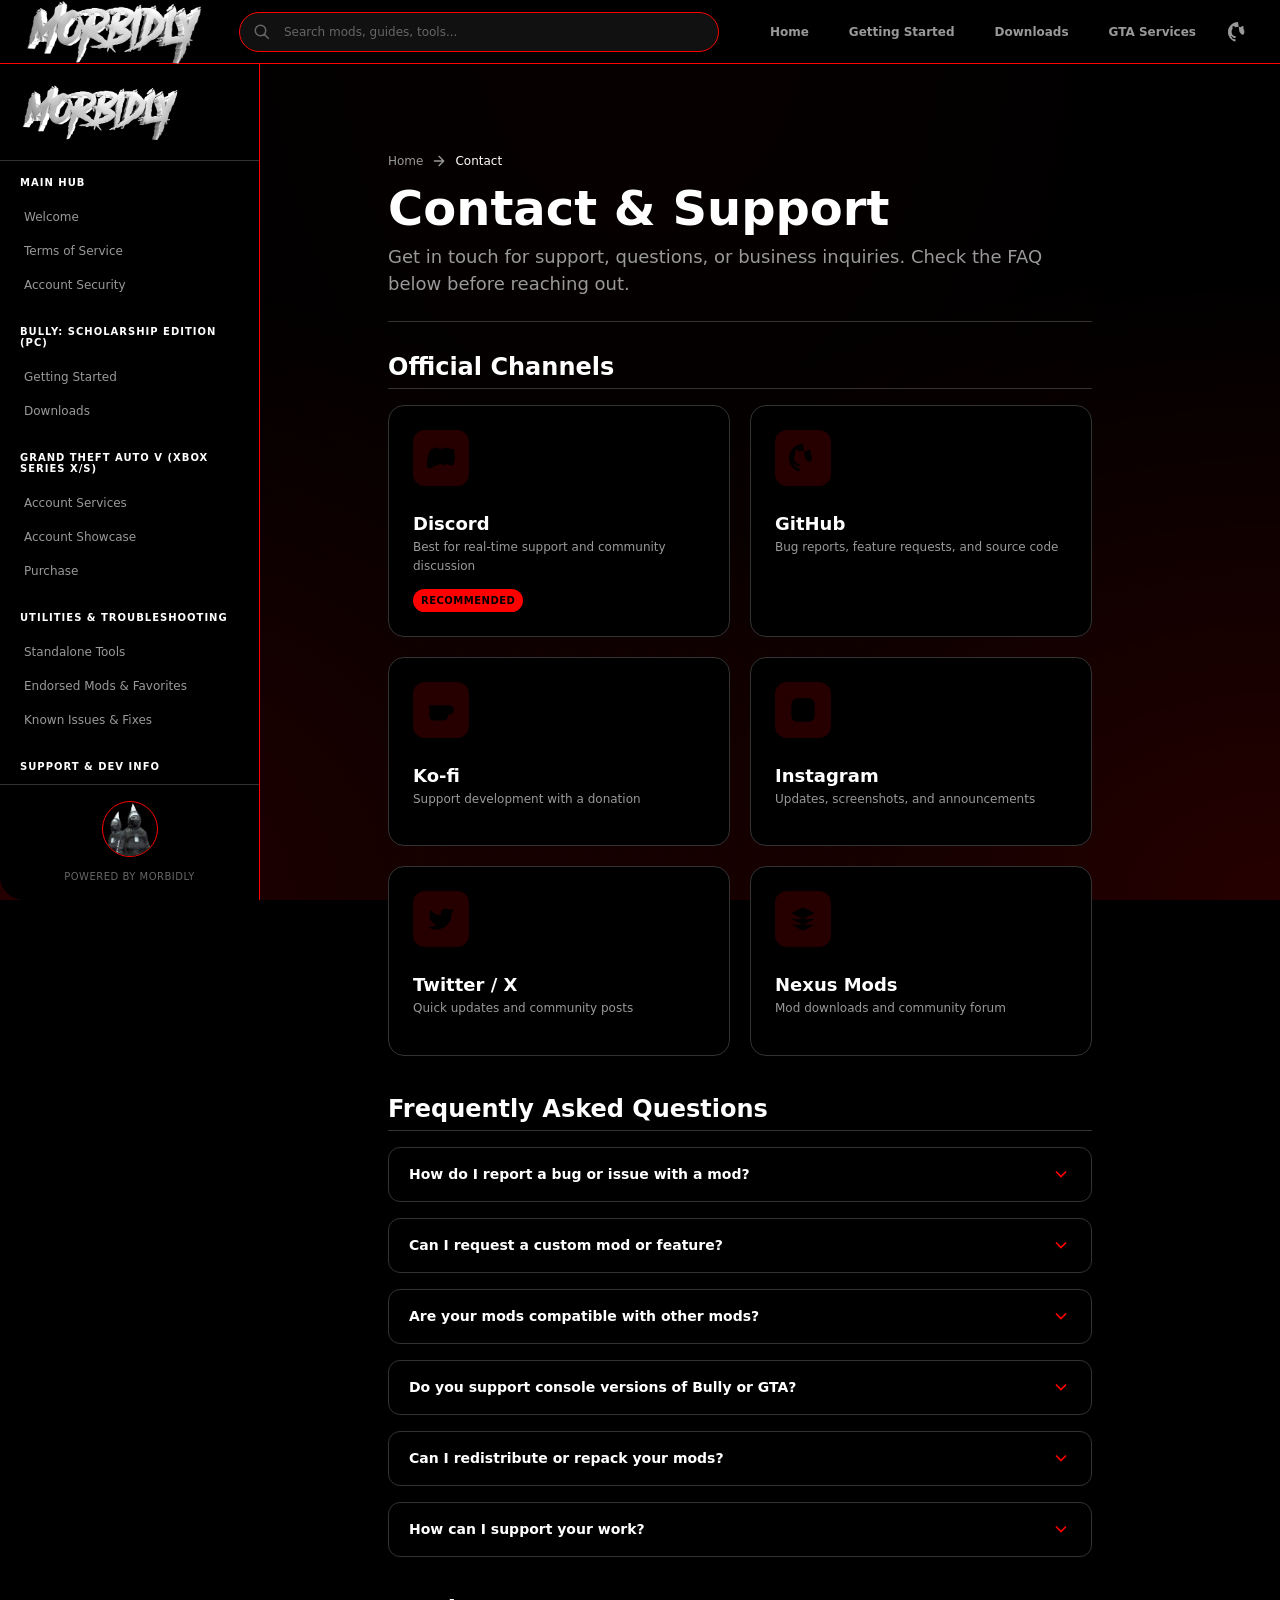
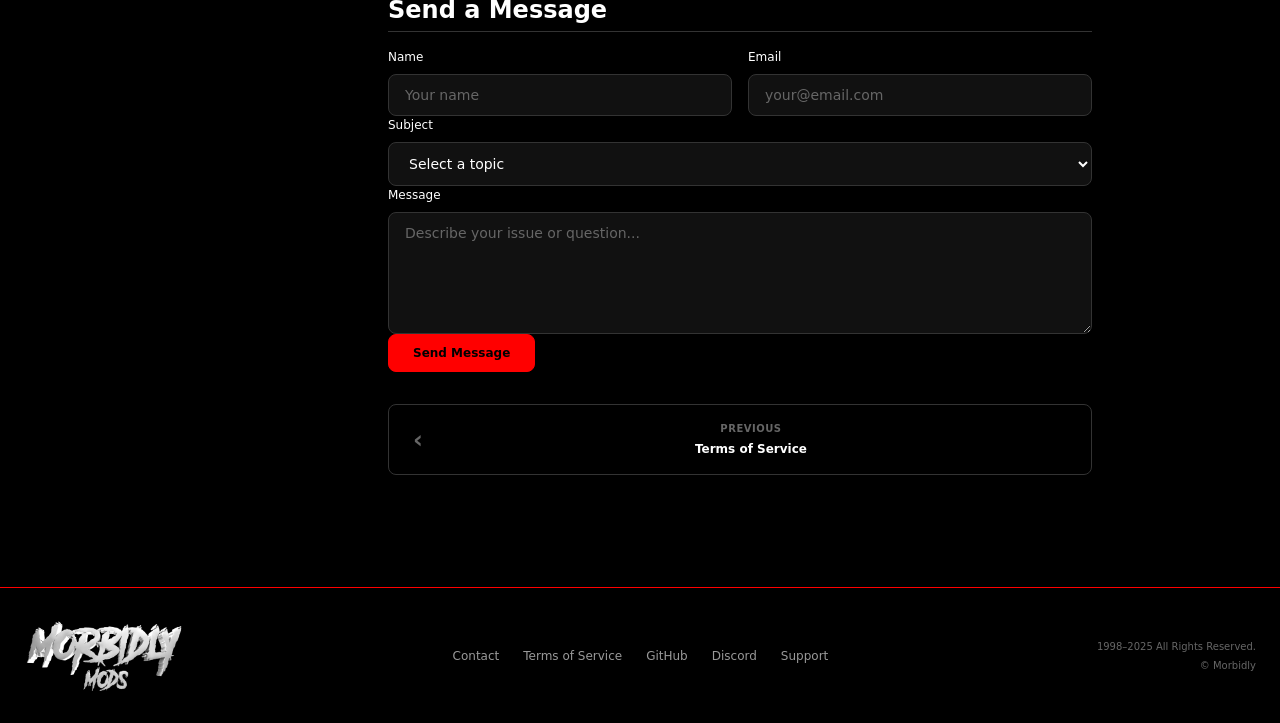
<file: pages/contact.html>
<!DOCTYPE html>
<html lang="en">
<head>
  <meta charset="utf-8" />
  <meta name="viewport" content="width=device-width, initial-scale=1.0" />
  <title>Contact — Morbidly Mods</title>
  <meta name="description" content="Contact Morbidly Mods for support, questions, or business inquiries." />
  <link rel="stylesheet" href="../styles.css" />
</head>
<body>
  <header class="morbid-header" role="banner">
    <div class="morbid-header-inner">
      <div class="morbid-logo" aria-label="Morbidly Mods Home">
        <a href="../index.html" class="logo-link">
          <img src="../assets/images/morbidlytitle.png" alt="Morbidly Mods" class="logo-img" />
          <svg class="logo-fallback" viewBox="0 0 200 60" aria-hidden="true">
            <text x="0" y="42" font-family="Space Grotesk, sans-serif" font-size="32" font-weight="700" fill="#ff0000">MORBIDLY</text>
            <text x="0" y="58" font-family="JetBrains Mono, monospace" font-size="10" font-weight="400" fill="#999">MODS</text>
          </svg>
        </a>
      </div>
      <div class="morbid-search" role="search">
        <label for="site-search" class="visually-hidden">Search Morbidly Mods</label>
        <input type="search" id="site-search" placeholder="Search mods, guides, tools..." aria-label="Search" autocomplete="off" />
        <svg class="search-icon" viewBox="0 0 24 24" aria-hidden="true"><path d="M21 21l-6-6m2-5a7 7 0 11-14 0 7 7 0 0114 0z" stroke="currentColor" stroke-width="2" fill="none"/></svg>
        <div class="search-results" id="searchResults" role="listbox" hidden></div>
      </div>
      <nav class="morbid-nav" role="navigation" aria-label="Main navigation">
        <a href="../index.html" class="nav-link" data-page="home">Home</a>
        <a href="getting-started.html" class="nav-link" data-page="getting-started">Getting Started</a>
        <a href="releases.html" class="nav-link" data-page="releases">Downloads</a>
        <a href="gta-services.html" class="nav-link" data-page="gta-services">GTA Services</a>
        <a href="https://github.com/Morbidly" target="_blank" rel="noopener noreferrer" class="nav-link nav-link--external" aria-label="GitHub">
          <svg viewBox="0 0 24 24" aria-hidden="true"><path d="M12 0C5.374 0 0 5.373 0 12c0 5.302 3.438 9.8 8.207 11.387.599.111.793-.261.793-.577v-2.234c-3.338.726-4.033-1.416-4.033-1.416-.546-1.387-1.333-1.756-1.333-1.756-1.089-.745.083-.729.083-.729 1.205.084 1.839 1.237 1.839 1.237 1.07 1.834 2.807 1.304 3.492.997.107-.775.418-1.305.762-1.604-2.665-.305-5.467-1.334-5.467-5.931 0-1.311.469-2.381 1.236-3.221-.124-.305-.535-1.524.117-3.176 0 0 1.008-.322 3.301 1.23A11.509 11.509 0 0112 5.803c1.02.005 2.047.138 3.006.404 2.291-1.552 3.297-1.23 3.297-1.23.653 1.653.242 2.874.118 3.176.77.84 1.235 1.911 1.235 3.221 0 4.609-2.807 5.624-5.921.43.372.823 1.102.823 2.222v3.293c0 .319.192.694.801.576C20.566 21.797 24 17.3 24 12c0-6.627-5.373-12-12-12z" fill="currentColor"/></svg>
        </a>
      </nav>
      <button class="mobile-menu-toggle" aria-expanded="false" aria-controls="sidebar" aria-label="Toggle navigation menu">
        <span class="hamburger" aria-hidden="true"></span>
      </button>
    </div>
  </header>

  <div id="wrapper" class="layout-wrapper">
    <aside id="sidebar" class="retro-sidebar" role="navigation" aria-label="Documentation navigation">
      <div class="sidebar-header">
        <div class="sidebar-logo">
          <img src="../assets/images/morbidlytitle.png" alt="" class="sidebar-logo-img" />
          <svg class="logo-fallback" viewBox="0 0 200 60" aria-hidden="true">
            <text x="0" y="42" font-family="Space Grotesk, sans-serif" font-size="28" font-weight="700" fill="#ff0000">MORBIDLY</text>
            <text x="0" y="56" font-family="JetBrains Mono, monospace" font-size="9" font-weight="400" fill="#999">MODS</text>
          </svg>
        </div>
        <button class="sidebar-close" aria-label="Close sidebar" hidden><svg viewBox="0 0 24 24"><path d="M18 6L6 18M6 6l12 12" stroke="currentColor" stroke-width="2" stroke-linecap="round"/></svg></button>
      </div>
      <nav class="sidebar-nav">
        <section class="sidebar-section" aria-labelledby="section-main">
          <h3 id="section-main" class="sidebar-section-title">Main Hub</h3>
          <ul class="sidebar-list">
            <li><a href="../index.html" class="sidebar-link" data-page="home">Welcome</a></li>
            <li><a href="tos.html" class="sidebar-link" data-page="tos">Terms of Service</a></li>
            <li><a href="account-security.html" class="sidebar-link" data-page="account-security">Account Security</a></li>
          </ul>
        </section>
        <section class="sidebar-section" aria-labelledby="section-bully">
          <h3 id="section-bully" class="sidebar-section-title">Bully: Scholarship Edition (PC)</h3>
          <ul class="sidebar-list">
            <li><a href="getting-started.html" class="sidebar-link" data-page="getting-started">Getting Started</a></li>
            <li><a href="releases.html" class="sidebar-link" data-page="releases">Downloads</a></li>
          </ul>
        </section>
        <section class="sidebar-section" aria-labelledby="section-gta">
          <h3 id="section-gta" class="sidebar-section-title">Grand Theft Auto V (XBOX SERIES X/S)</h3>
          <ul class="sidebar-list">
            <li><a href="gta-services.html" class="sidebar-link" data-page="gta-services">Account Services</a></li>
            <li><a href="gta-show.html" class="sidebar-link" data-page="gta-show">Account Showcase</a></li>
            <li><a href="purchase.html" class="sidebar-link" data-page="purchase">Purchase</a></li>
          </ul>
        </section>
        <section class="sidebar-section" aria-labelledby="section-tools">
          <h3 id="section-tools" class="sidebar-section-title">Utilities & Troubleshooting</h3>
          <ul class="sidebar-list">
            <li><a href="tools.html" class="sidebar-link" data-page="tools">Standalone Tools</a></li>
            <li><a href="favorites.html" class="sidebar-link" data-page="favorites">Endorsed Mods & Favorites</a></li>
            <li><a href="troubleshooting.html" class="sidebar-link" data-page="troubleshooting">Known Issues & Fixes</a></li>
          </ul>
        </section>
        <section class="sidebar-section" aria-labelledby="section-support">
          <h3 id="section-support" class="sidebar-section-title">Support & Dev Info</h3>
          <ul class="sidebar-list">
            <li><a href="contact.html" class="sidebar-link active" data-page="contact">Contact Information</a></li>
            <li><a href="https://ko-fi.com/dead.fvck" target="_blank" rel="noopener noreferrer" class="sidebar-link sidebar-link--external">Buy Me Coffee?</a></li>
          </ul>
        </section>
      </nav>
      <div class="sidebar-footer">
        <div class="sidebar-footer-logo">
          <img src="../assets/images/morbiddunce.png" alt="" class="footer-logo-img" />
          <svg class="logo-fallback" viewBox="0 0 60 60" aria-hidden="true">
            <circle cx="30" cy="30" r="28" stroke="#ff0000" stroke-width="2" fill="none"/>
            <text x="30" y="36" text-anchor="middle" font-family="Space Grotesk, sans-serif" font-size="14" font-weight="700" fill="#ff0000">M</text>
          </svg>
        </div>
        <p class="sidebar-footer-text">Powered by Morbidly</p>
      </div>
    </aside>
    <div class="sidebar-overlay" aria-hidden="true"></div>

    <main id="entries" class="entries-grid" role="main">
      <article class="content-page">
        <header class="page-header">
          <div class="page-breadcrumbs">
            <a href="../index.html">Home</a>
            <svg viewBox="0 0 24 24" aria-hidden="true"><path d="M5 12h14M12 5l7 7-7 7" stroke="currentColor" stroke-width="2" stroke-linecap="round"/></svg>
            <span aria-current="page">Contact</span>
          </div>
          <h1 class="page-title">Contact & Support</h1>
          <p class="page-description">Get in touch for support, questions, or business inquiries. Check the FAQ below before reaching out.</p>
        </header>

        <div class="page-content">
          <!-- Contact Channels -->
          <section class="content-section" id="channels">
            <h2>Official Channels</h2>
            <div class="channels-grid">
              <a href="https://discord.gg/Morbidly" target="_blank" rel="noopener noreferrer" class="channel-card">
                <div class="channel-icon">
                  <svg viewBox="0 0 24 24" aria-hidden="true"><path d="M20.317 4.37a19.791 19.791 0 0 0-4.885-1.515.074.074 0 0 0-.079.037c-.21.375-.443.764-.681 1.161a19.275 19.275 0 0 0-5.415 0 69.22 69.22 0 0 0-.687-1.171.077.077 0 0 0-.079-.037 19.736 19.736 0 0 0-4.886 1.515.068.068 0 0 0-.032.027C.533 9.046 0 13.692 0 18.5c0 1.1.9 2 2 2h1.553c.979 0 1.792-.575 2.017-1.372a20.928 20.928 0 0 0 4.901-1.833.077.077 0 0 1 .083-.028c.586.062 1.176.106 1.77.127.22 0 .455-.006.681-.023.428.355.894.675 1.388.942.048.026.111.026.159 0 .367-.2.82-.503 1.232-.928.6-.02 1.185-.054 1.769-.123a.077.077 0 0 1 .084.028c1.178.477 2.453.918 3.802 1.219.211.071.442.06 0.662-.018a.072.072 0 0 0 .031-.027 19.9 19.9 0 0 0 1.721-4.939c0-3.311-.302-6.487-.886-9.115a.061.061 0 0 0-.031-.027z"/><circle cx="8.966" cy="12.978" r="1.196"/><circle cx="15.701" cy="12.814" r="1.196"/></svg>
                </div>
                <h3>Discord</h3>
                <p>Best for real-time support and community discussion</p>
                <span class="channel-badge">Recommended</span>
              </a>

              <a href="https://github.com/Morbidly" target="_blank" rel="noopener noreferrer" class="channel-card">
                <div class="channel-icon">
                  <svg viewBox="0 0 24 24" aria-hidden="true"><path d="M12 0C5.374 0 0 5.373 0 12c0 5.302 3.438 9.8 8.207 11.387.599.111.793-.261.793-.577v-2.234c-3.338.726-4.033-1.416-4.033-1.416-.546-1.387-1.333-1.756-1.333-1.756-1.089-.745.083-.729.083-.729 1.205.084 1.839 1.237 1.839 1.237 1.07 1.834 2.807 1.304 3.492.997.107-.775.418-1.305.762-1.604-2.665-.305-5.467-1.334-5.467-5.931 0-1.311.469-2.381 1.236-3.221-.124-.305-.535-1.524.117-3.176 0 0 1.008-.322 3.301 1.23A11.509 11.509 0 0112 5.803c1.02.005 2.047.138 3.006.404 2.291-1.552 3.297-1.23 3.297-1.23.653 1.653.242 2.874.118 3.176.77.84 1.235 1.911 1.235 3.221 0 4.609-2.807 5.624-5.921.43.372.823 1.102.823 2.222v3.293c0 .319.192.694.801.576C20.566 21.797 24 17.3 24 12c0-6.627-5.373-12-12-12z"/></svg>
                </div>
                <h3>GitHub</h3>
                <p>Bug reports, feature requests, and source code</p>
              </a>

              <a href="https://ko-fi.com/dead.fvck" target="_blank" rel="noopener noreferrer" class="channel-card">
                <div class="channel-icon">
                  <svg viewBox="0 0 24 24" aria-hidden="true"><path d="M18 8h1a4 4 0 0 1 0 8h-1"/><path d="M2 8h16v9a4 4 0 0 1-4 4H6a4 4 0 0 1-4-4V8z"/><line x1="6" y1="1" x2="6" y2="4"/><line x1="10" y1="1" x2="10" y2="4"/><line x1="14" y1="1" x2="14" y2="4"/></svg>
                </div>
                <h3>Ko-fi</h3>
                <p>Support development with a donation</p>
              </a>

              <a href="https://instagram.com/Morbidly" target="_blank" rel="noopener noreferrer" class="channel-card">
                <div class="channel-icon">
                  <svg viewBox="0 0 24 24" aria-hidden="true"><rect x="2" y="2" width="20" height="20" rx="5" ry="5"/><path d="M16 11.37A4 4 0 1 1 12.63 8 4 4 0 0 1 16 11.37z"/><line x1="17.5" y1="6.5" x2="17.51" y2="6.5"/></svg>
                </div>
                <h3>Instagram</h3>
                <p>Updates, screenshots, and announcements</p>
              </a>

              <a href="https://x.com/MorbidlyMods" target="_blank" rel="noopener noreferrer" class="channel-card">
                <div class="channel-icon">
                  <svg viewBox="0 0 24 24" aria-hidden="true"><path d="M23 3a10.9 10.9 0 0 1-3.14 1.53 4.48 4.48 0 0 0-7.86 3v1A10.66 10.66 0 0 1 3 4s-4 9 5 13a11.64 11.64 0 0 1-7 2c9 5 20 0 20-11.5a4.5 4.5 0 0 0-.08-.83A7.72 7.72 0 0 0 23 3z"/></svg>
                </div>
                <h3>Twitter / X</h3>
                <p>Quick updates and community posts</p>
              </a>

              <a href="https://nexusmods.com/profile/DeadFvck" target="_blank" rel="noopener noreferrer" class="channel-card">
                <div class="channel-icon">
                  <svg viewBox="0 0 24 24" aria-hidden="true"><path d="M12 2L2 7l10 5 10-5-10-5zM2 17l10 5 10-5M2 12l10 5 10-5"/></svg>
                </div>
                <h3>Nexus Mods</h3>
                <p>Mod downloads and community forum</p>
              </a>
            </div>
          </section>

          <!-- FAQ -->
          <section class="content-section" id="faq">
            <h2>Frequently Asked Questions</h2>
            <details class="faq-item">
              <summary>How do I report a bug or issue with a mod?</summary>
              <p>Please create an issue on our <a href="https://github.com/Morbidly" target="_blank" rel="noopener noreferrer">GitHub repository</a> with the following information: mod name, version, game version, steps to reproduce, and any error messages or logs.</p>
            </details>
            <details class="faq-item">
              <summary>Can I request a custom mod or feature?</summary>
              <p>Feature requests can be submitted on GitHub. Custom mod commissions are not currently accepted due to time constraints.</p>
            </details>
            <details class="faq-item">
              <summary>Are your mods compatible with other mods?</summary>
              <p>Most mods are compatible with each other, but conflicts can occur. Always test mods individually first. Check the <a href="troubleshooting.html">Troubleshooting</a> page for known conflicts.</p>
            </details>
            <details class="faq-item">
              <summary>Do you support console versions of Bully or GTA?</summary>
              <p>No, all mods and tools are for PC (Steam) versions only. Console modding is not supported.</p>
            </details>
            <details class="faq-item">
              <summary>Can I redistribute or repack your mods?</summary>
              <p>Please do not redistribute mods without permission. Link to the official download page instead. See <a href="tos.html">Terms of Service</a> for details.</p>
            </details>
            <details class="faq-item">
              <summary>How can I support your work?</summary>
              <p>Donations via <a href="https://ko-fi.com/dead.fvck" target="_blank" rel="noopener noreferrer">Ko-fi</a> are appreciated. Sharing mods with friends, reporting bugs, and contributing on GitHub also helps!</p>
            </details>
          </section>

          <!-- Contact Form -->
          <section class="content-section" id="contact-form-section">
            <h2>Send a Message</h2>
            <form class="contact-form" id="contactForm" action="#" method="POST">
              <div class="form-row">
                <div class="form-group">
                  <label for="name">Name</label>
                  <input type="text" id="name" name="name" required placeholder="Your name" autocomplete="name" />
                </div>
                <div class="form-group">
                  <label for="email">Email</label>
                  <input type="email" id="email" name="email" required placeholder="your@email.com" autocomplete="email" />
                </div>
              </div>
              <div class="form-group">
                <label for="subject">Subject</label>
                <select id="subject" name="subject" required>
                  <option value="">Select a topic</option>
                  <option value="support">Mod Support / Bug Report</option>
                  <option value="feature">Feature Request</option>
                  <option value="business">Business Inquiry</option>
                  <option value="other">Other</option>
                </select>
              </div>
              <div class="form-group">
                <label for="message">Message</label>
                <textarea id="message" name="message" rows="6" required placeholder="Describe your issue or question..."></textarea>
              </div>
              <button type="submit" class="btn btn-primary">Send Message</button>
            </form>
          </section>
        </div>
      </article>

      <nav class="retro-nav-container single" aria-label="Page navigation">
        <a href="tos.html" class="retro-nav-btn btn-left" data-transition="slide">
          <span class="nav-arrow" aria-hidden="true">‹</span>
          <div class="nav-btn-text">
            <span class="nav-label">Previous</span>
            <span class="nav-title">Terms of Service</span>
          </div>
        </a>
      </nav>
    </main>
  </div>

  <footer class="morbid-footer" role="contentinfo">
    <div class="morbid-footer-inner">
      <div class="morbid-logo">
        <img src="../assets/images/morbidlymods.png" alt="Morbidly Mods" class="footer-logo-img" />
        <svg class="logo-fallback" viewBox="0 0 200 60" aria-hidden="true">
          <text x="0" y="42" font-family="Space Grotesk, sans-serif" font-size="32" font-weight="700" fill="#ff0000">MORBIDLY</text>
          <text x="0" y="58" font-family="JetBrains Mono, monospace" font-size="10" font-weight="400" fill="#999">MODS</text>
        </svg>
      </div>
      <div class="footer-links">
        <nav aria-label="Footer navigation">
          <a href="contact.html">Contact</a>
          <a href="tos.html">Terms of Service</a>
          <a href="https://github.com/Morbidly" target="_blank" rel="noopener noreferrer">GitHub</a>
          <a href="https://discord.gg/Morbidly" target="_blank" rel="noopener noreferrer">Discord</a>
          <a href="https://ko-fi.com/dead.fvck" target="_blank" rel="noopener noreferrer">Support</a>
        </nav>
      </div>
      <div class="footer-copyright">
        <p>1998–2025 All Rights Reserved.</p>
        <p id="c"><a href="#">© Morbidly</a></p>
      </div>
    </div>
  </footer>

  <script src="../scripts/main.js"></script>
  <script>
    // Contact form handling
    (function() {
      const form = document.getElementById('contactForm');
      if (!form) return;

      form.addEventListener('submit', async (e) => {
        e.preventDefault();
        const btn = form.querySelector('button[type="submit"]');
        const originalText = btn.textContent;
        btn.disabled = true;
        btn.textContent = 'Sending...';

        // Simulate form submission
        await new Promise(resolve => setTimeout(resolve, 1000));

        // Show success message
        const msg = document.createElement('div');
        msg.className = 'form-message success';
        msg.textContent = 'Message sent! We\'ll get back to you soon.';
        msg.style.cssText = 'padding:1rem;background:rgba(255,0,0,0.1);border:1px solid var(--color-accent);border-radius:var(--radius-md);color:var(--color-accent);margin-top:1rem;';
        form.appendChild(msg);

        form.reset();
        btn.disabled = false;
        btn.textContent = originalText;

        setTimeout(() => msg.remove(), 5000);
      });
    })();
  </script>
</body>
</html>
</file>
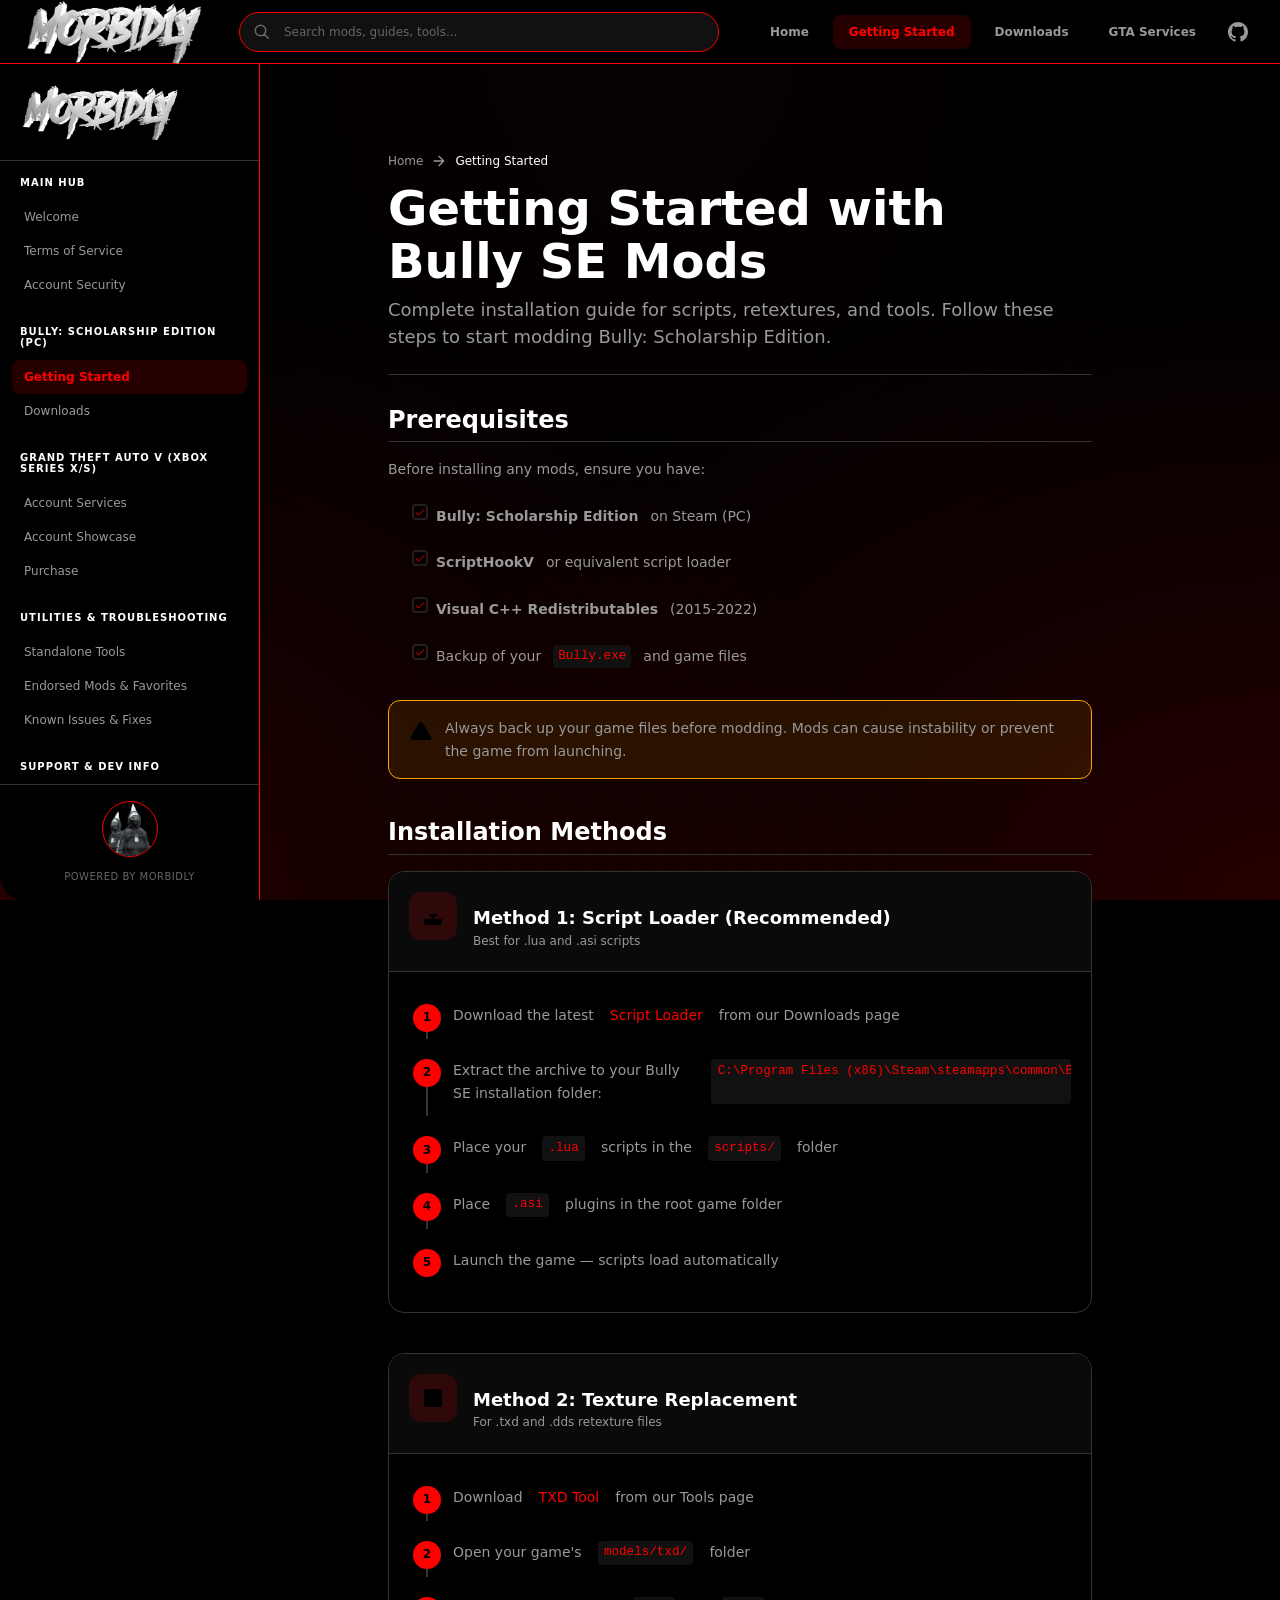
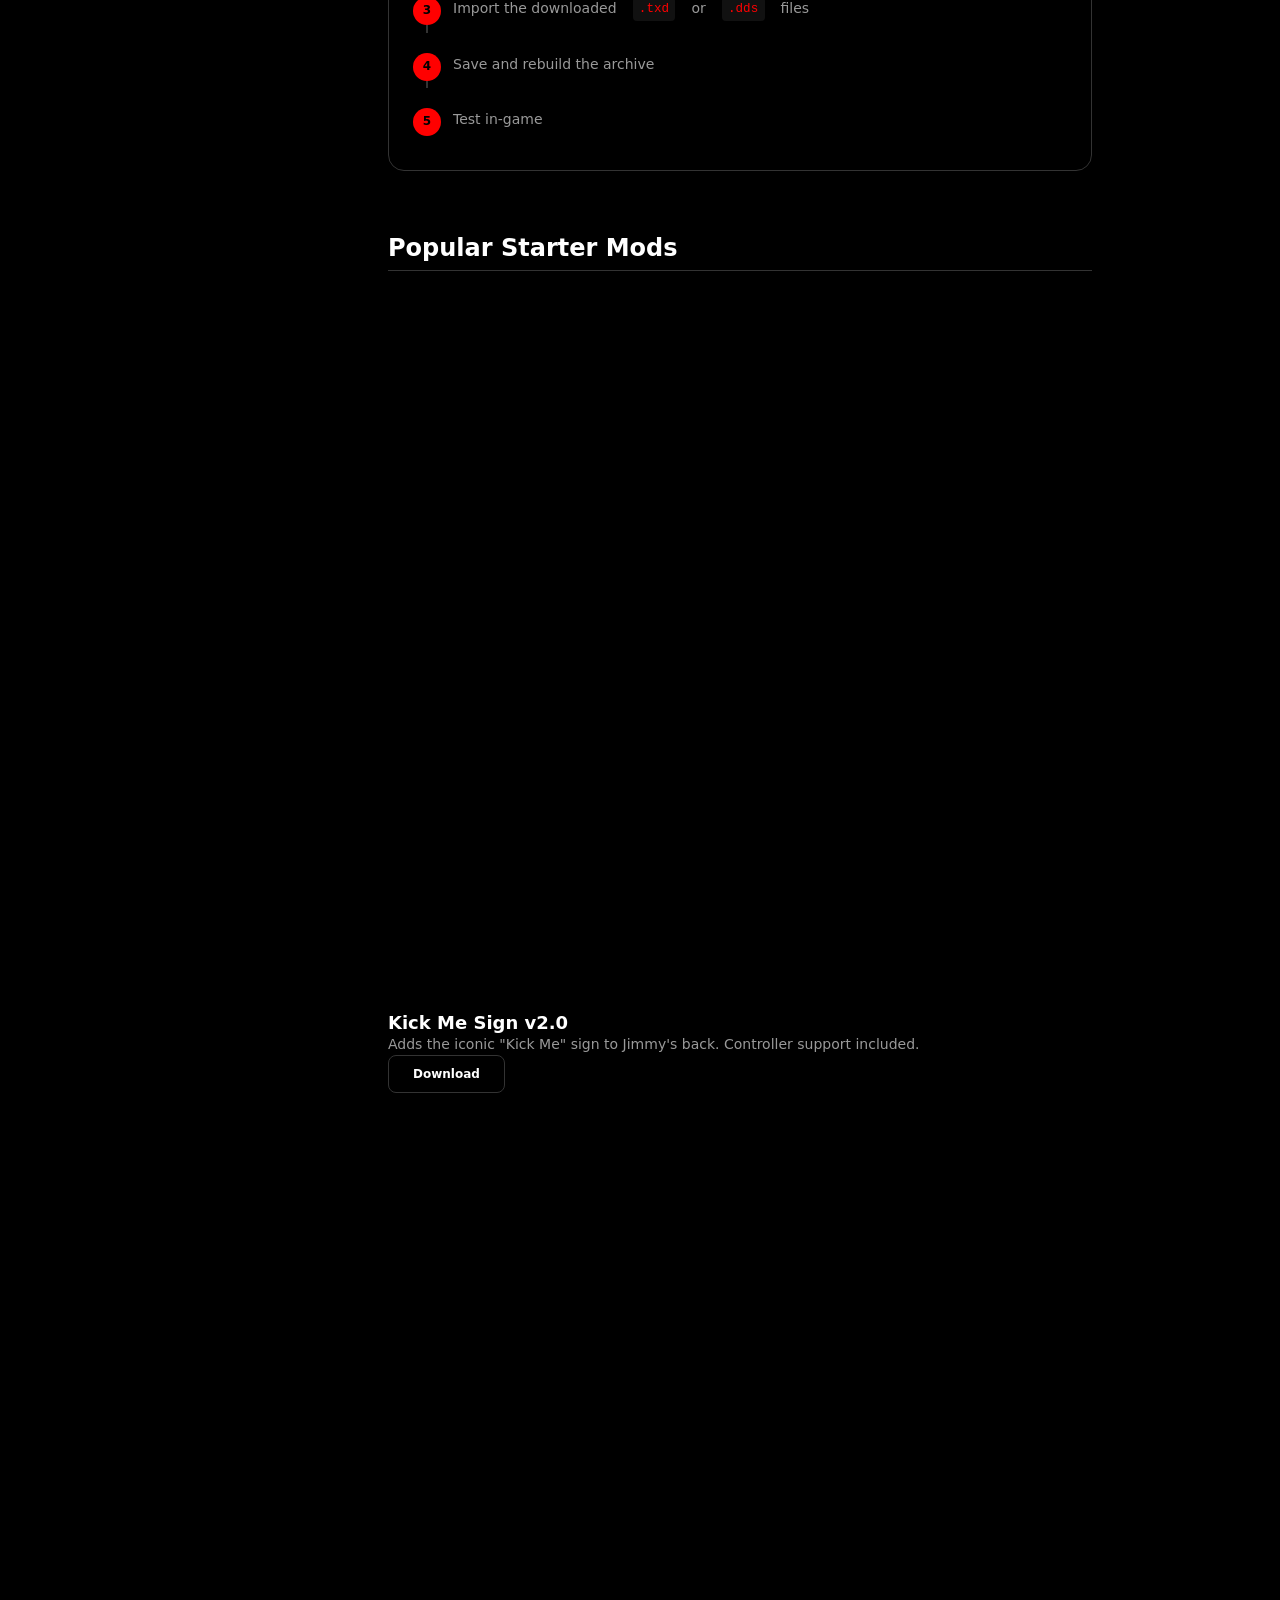
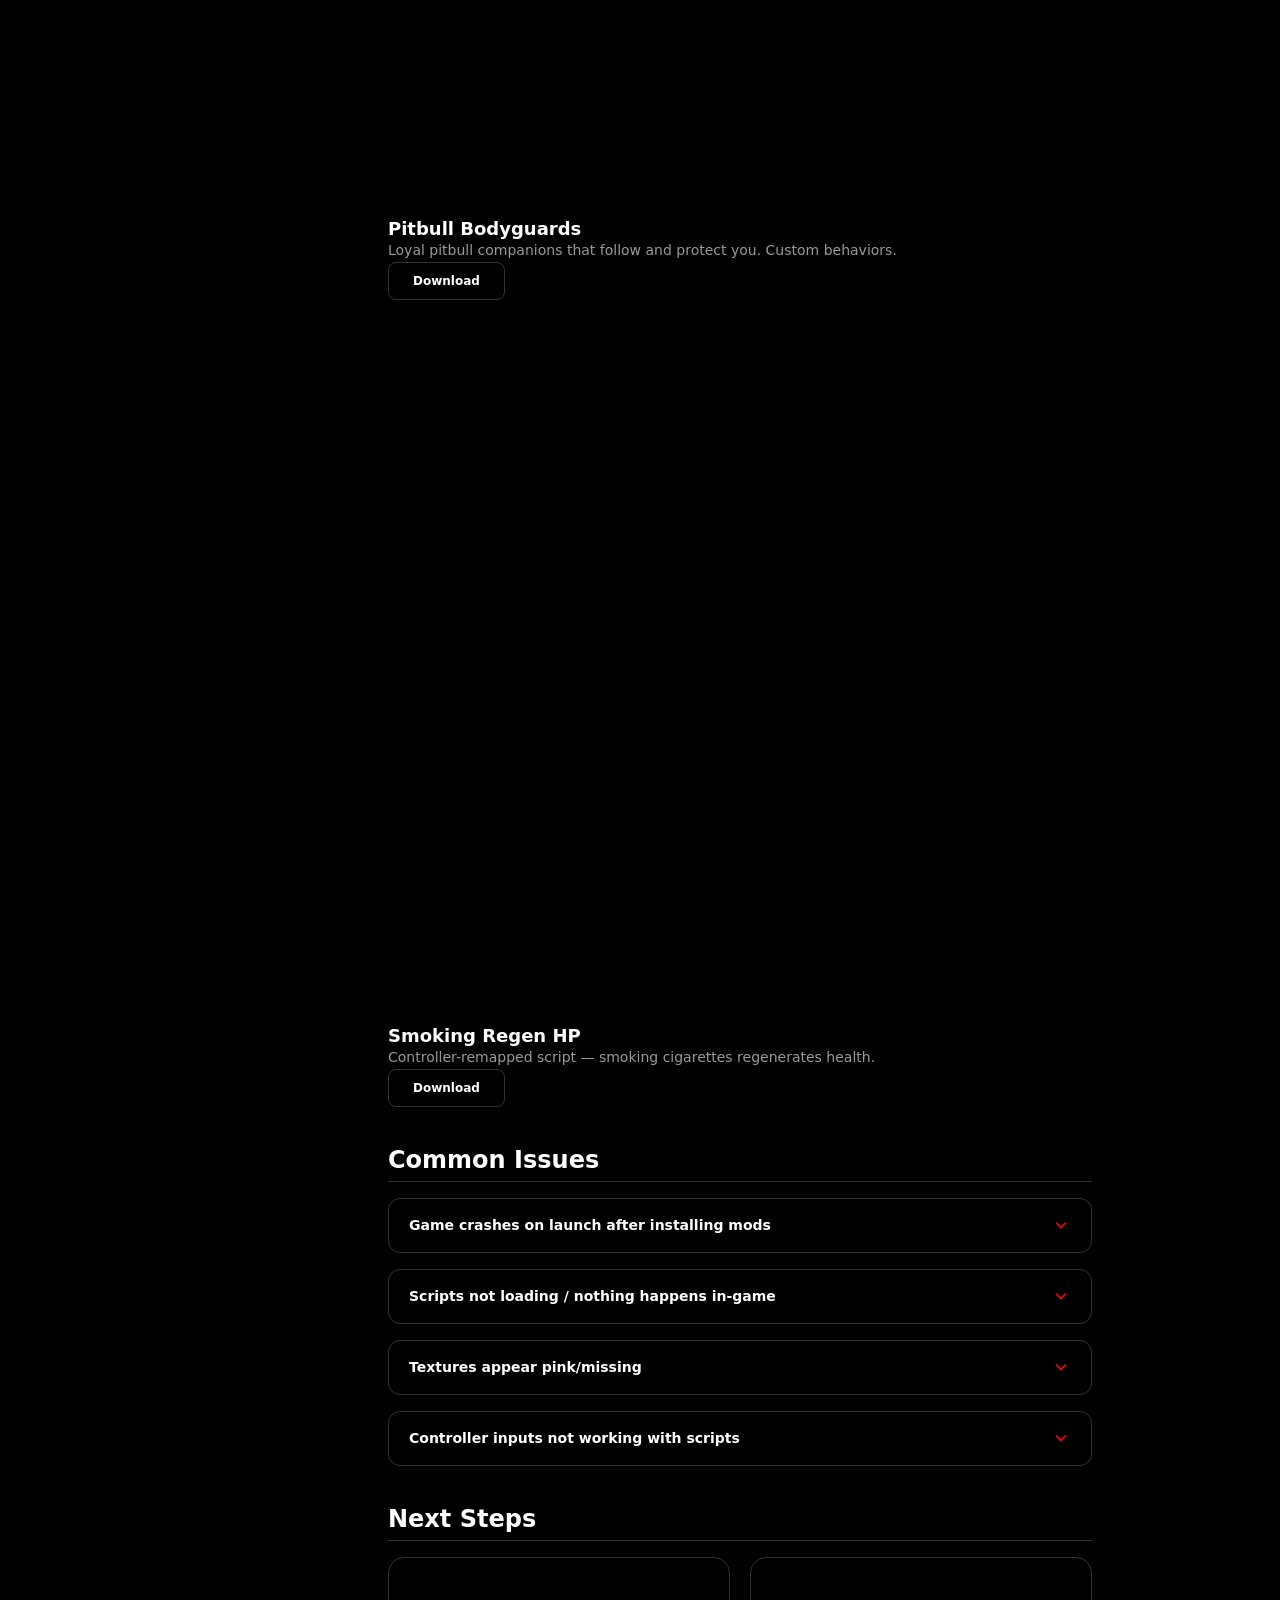
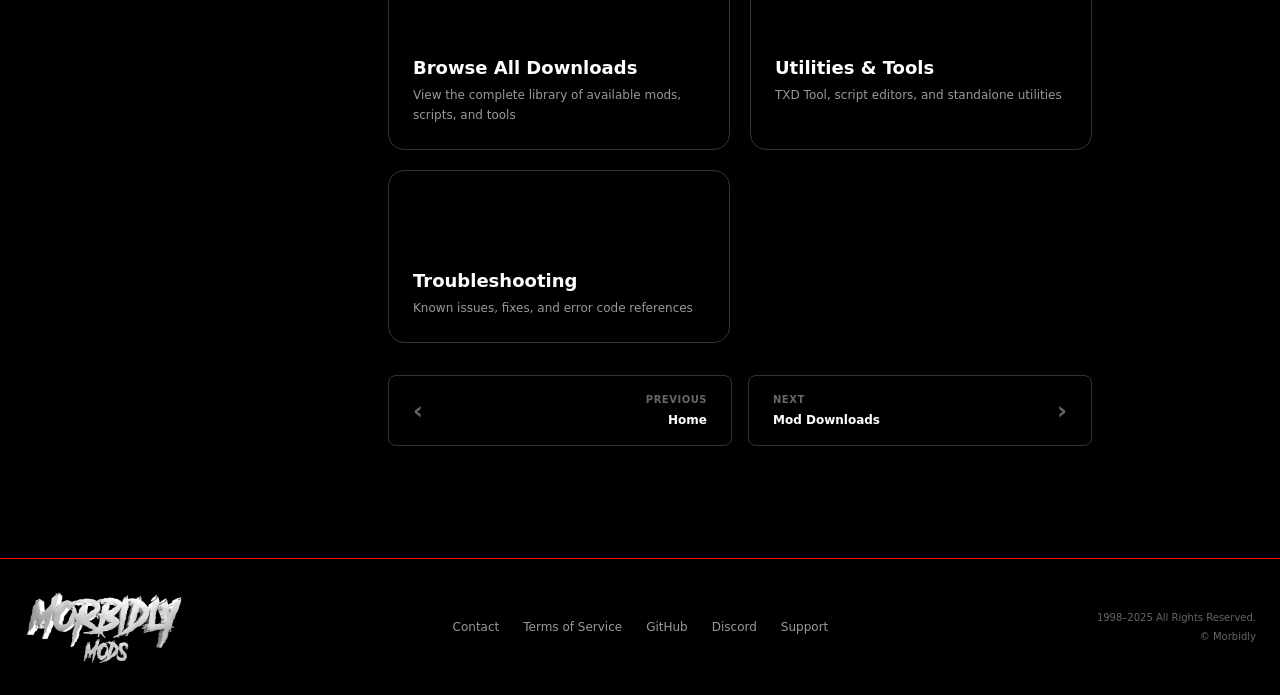
<file: pages/getting-started.html>
<!DOCTYPE html>
<html lang="en">
<head>
  <meta charset="utf-8" />
  <meta name="viewport" content="width=device-width, initial-scale=1.0" />
  <title>Getting Started — Morbidly Mods</title>
  <meta name="description" content="Step-by-step installation guides for Bully: Scholarship Edition mods, scripts, and tools." />
  <link rel="stylesheet" href="../styles.css" />
</head>
<body>
  <header class="morbid-header" role="banner">
    <div class="morbid-header-inner">
      <div class="morbid-logo" aria-label="Morbidly Mods Home">
        <a href="../index.html" class="logo-link">
          <img src="../assets/images/morbidlytitle.png" alt="Morbidly Mods" class="logo-img" />
          <svg class="logo-fallback" viewBox="0 0 200 60" aria-hidden="true">
            <text x="0" y="42" font-family="Space Grotesk, sans-serif" font-size="32" font-weight="700" fill="#ff0000">MORBIDLY</text>
            <text x="0" y="58" font-family="JetBrains Mono, monospace" font-size="10" font-weight="400" fill="#999">MODS</text>
          </svg>
        </a>
      </div>
      <div class="morbid-search" role="search">
        <label for="site-search" class="visually-hidden">Search Morbidly Mods</label>
        <input type="search" id="site-search" placeholder="Search mods, guides, tools..." aria-label="Search" autocomplete="off" />
        <svg class="search-icon" viewBox="0 0 24 24" aria-hidden="true"><path d="M21 21l-6-6m2-5a7 7 0 11-14 0 7 7 0 0114 0z" stroke="currentColor" stroke-width="2" fill="none"/></svg>
        <div class="search-results" id="searchResults" role="listbox" hidden></div>
      </div>
      <nav class="morbid-nav" role="navigation" aria-label="Main navigation">
        <a href="../index.html" class="nav-link" data-page="home">Home</a>
        <a href="getting-started.html" class="nav-link active" data-page="getting-started">Getting Started</a>
        <a href="releases.html" class="nav-link" data-page="releases">Downloads</a>
        <a href="gta-services.html" class="nav-link" data-page="gta-services">GTA Services</a>
        <a href="https://github.com/Morbidly" target="_blank" rel="noopener noreferrer" class="nav-link nav-link--external" aria-label="GitHub">
          <svg viewBox="0 0 24 24" aria-hidden="true"><path d="M12 0C5.374 0 0 5.373 0 12c0 5.302 3.438 9.8 8.207 11.387.599.111.793-.261.793-.577v-2.234c-3.338.726-4.033-1.416-4.033-1.416-.546-1.387-1.333-1.756-1.333-1.756-1.089-.745.083-.729.083-.729 1.205.084 1.839 1.237 1.839 1.237 1.07 1.834 2.807 1.304 3.492.997.107-.775.418-1.305.762-1.604-2.665-.305-5.467-1.334-5.467-5.931 0-1.311.469-2.381 1.236-3.221-.124-.305-.535-1.524.117-3.176 0 0 1.008-.322 3.301 1.23A11.509 11.509 0 0112 5.803c1.02.005 2.047.138 3.006.404 2.291-1.552 3.297-1.23 3.297-1.23.653 1.653.242 2.874.118 3.176.77.84 1.235 1.911 1.235 3.221 0 4.609-2.807 5.624-5.479 5.921.43.372.823 1.102.823 2.222v3.293c0 .319.192.694.801.576C20.566 21.797 24 17.3 24 12c0-6.627-5.373-12-12-12z" fill="currentColor"/></svg>
        </a>
      </nav>
      <button class="mobile-menu-toggle" aria-expanded="false" aria-controls="sidebar" aria-label="Toggle navigation menu">
        <span class="hamburger" aria-hidden="true"></span>
      </button>
    </div>
  </header>

  <div id="wrapper" class="layout-wrapper">
    <aside id="sidebar" class="retro-sidebar" role="navigation" aria-label="Documentation navigation">
      <div class="sidebar-header">
        <div class="sidebar-logo">
          <img src="../assets/images/morbidlytitle.png" alt="" class="sidebar-logo-img" />
          <svg class="logo-fallback" viewBox="0 0 200 60" aria-hidden="true">
            <text x="0" y="42" font-family="Space Grotesk, sans-serif" font-size="28" font-weight="700" fill="#ff0000">MORBIDLY</text>
            <text x="0" y="56" font-family="JetBrains Mono, monospace" font-size="9" font-weight="400" fill="#999">MODS</text>
          </svg>
        </div>
        <button class="sidebar-close" aria-label="Close sidebar" hidden><svg viewBox="0 0 24 24"><path d="M18 6L6 18M6 6l12 12" stroke="currentColor" stroke-width="2" stroke-linecap="round"/></svg></button>
      </div>
      <nav class="sidebar-nav">
        <section class="sidebar-section" aria-labelledby="section-main">
          <h3 id="section-main" class="sidebar-section-title">Main Hub</h3>
          <ul class="sidebar-list">
            <li><a href="../index.html" class="sidebar-link" data-page="home">Welcome</a></li>
            <li><a href="tos.html" class="sidebar-link" data-page="tos">Terms of Service</a></li>
            <li><a href="account-security.html" class="sidebar-link" data-page="account-security">Account Security</a></li>
          </ul>
        </section>
        <section class="sidebar-section" aria-labelledby="section-bully">
          <h3 id="section-bully" class="sidebar-section-title">Bully: Scholarship Edition (PC)</h3>
          <ul class="sidebar-list">
            <li><a href="getting-started.html" class="sidebar-link active" data-page="getting-started">Getting Started</a></li>
            <li><a href="releases.html" class="sidebar-link" data-page="releases">Downloads</a></li>
          </ul>
        </section>
        <section class="sidebar-section" aria-labelledby="section-gta">
          <h3 id="section-gta" class="sidebar-section-title">Grand Theft Auto V (XBOX SERIES X/S)</h3>
          <ul class="sidebar-list">
            <li><a href="gta-services.html" class="sidebar-link" data-page="gta-services">Account Services</a></li>
            <li><a href="gta-show.html" class="sidebar-link" data-page="gta-show">Account Showcase</a></li>
            <li><a href="purchase.html" class="sidebar-link" data-page="purchase">Purchase</a></li>
          </ul>
        </section>
        <section class="sidebar-section" aria-labelledby="section-tools">
          <h3 id="section-tools" class="sidebar-section-title">Utilities & Troubleshooting</h3>
          <ul class="sidebar-list">
            <li><a href="tools.html" class="sidebar-link" data-page="tools">Standalone Tools</a></li>
            <li><a href="favorites.html" class="sidebar-link" data-page="favorites">Endorsed Mods & Favorites</a></li>
            <li><a href="troubleshooting.html" class="sidebar-link" data-page="troubleshooting">Known Issues & Fixes</a></li>
          </ul>
        </section>
        <section class="sidebar-section" aria-labelledby="section-support">
          <h3 id="section-support" class="sidebar-section-title">Support & Dev Info</h3>
          <ul class="sidebar-list">
            <li><a href="contact.html" class="sidebar-link" data-page="contact">Contact Information</a></li>
            <li><a href="https://ko-fi.com/dead.fvck" target="_blank" rel="noopener noreferrer" class="sidebar-link sidebar-link--external">Buy Me Coffee?</a></li>
          </ul>
        </section>
      </nav>
      <div class="sidebar-footer">
        <div class="sidebar-footer-logo">
          <img src="../assets/images/morbiddunce.png" alt="" class="footer-logo-img" />
          <svg class="logo-fallback" viewBox="0 0 60 60" aria-hidden="true">
            <circle cx="30" cy="30" r="28" stroke="#ff0000" stroke-width="2" fill="none"/>
            <text x="30" y="36" text-anchor="middle" font-family="Space Grotesk, sans-serif" font-size="14" font-weight="700" fill="#ff0000">M</text>
          </svg>
        </div>
        <p class="sidebar-footer-text">Powered by Morbidly</p>
      </div>
    </aside>
    <div class="sidebar-overlay" aria-hidden="true"></div>

    <main id="entries" class="entries-grid" role="main">
      <article class="content-page">
        <header class="page-header">
          <div class="page-breadcrumbs">
            <a href="../index.html">Home</a>
            <svg viewBox="0 0 24 24" aria-hidden="true"><path d="M5 12h14M12 5l7 7-7 7" stroke="currentColor" stroke-width="2" stroke-linecap="round"/></svg>
            <span aria-current="page">Getting Started</span>
          </div>
          <h1 class="page-title">Getting Started with Bully SE Mods</h1>
          <p class="page-description">Complete installation guide for scripts, retextures, and tools. Follow these steps to start modding Bully: Scholarship Edition.</p>
        </header>

        <div class="page-content">
          <section class="content-section" id="prerequisites">
            <h2>Prerequisites</h2>
            <p>Before installing any mods, ensure you have:</p>
            <ul class="checklist">
              <li><strong>Bully: Scholarship Edition</strong> on Steam (PC)</li>
              <li><strong>ScriptHookV</strong> or equivalent script loader</li>
              <li><strong>Visual C++ Redistributables</strong> (2015-2022)</li>
              <li>Backup of your <code>Bully.exe</code> and game files</li>
            </ul>
            <div class="warning-box">
              <svg viewBox="0 0 24 24" aria-hidden="true"><path d="M10.29 3.86L1.82 18a2 2 0 0 0 1.71 3h16.94a2 2 0 0 0 1.71-3L13.71 3.86a2 2 0 0 0-3.42 0z"/><line x1="12" y1="9" x2="12" y2="13"/><line x1="12" y1="17" x2="12.01" y2="17"/></svg>
              <p>Always back up your game files before modding. Mods can cause instability or prevent the game from launching.</p>
            </div>
          </section>

          <section class="content-section" id="installation">
            <h2>Installation Methods</h2>

            <article class="method-card">
              <header class="method-header">
                <div class="method-icon">
                  <svg viewBox="0 0 24 24" aria-hidden="true"><path d="M21 15v4a2 2 0 0 1-2 2H5a2 2 0 0 1-2-2v-4"/><polyline points="7 10 12 15 17 10"/><line x1="12" y1="15" x2="12" y2="3"/></svg>
                </div>
                <div>
                  <h3>Method 1: Script Loader (Recommended)</h3>
                  <p class="method-meta">Best for .lua and .asi scripts</p>
                </div>
              </header>
              <ol class="steps">
                <li>Download the latest <a href="releases.html#script-loader">Script Loader</a> from our Downloads page</li>
                <li>Extract the archive to your Bully SE installation folder:<br><code class="path">C:\Program Files (x86)\Steam\steamapps\common\Bully Scholarship Edition\</code></li>
                <li>Place your <code>.lua</code> scripts in the <code>scripts/</code> folder</li>
                <li>Place <code>.asi</code> plugins in the root game folder</li>
                <li>Launch the game — scripts load automatically</li>
              </ol>
            </article>

            <article class="method-card">
              <header class="method-header">
                <div class="method-icon">
                  <svg viewBox="0 0 24 24" aria-hidden="true"><rect x="3" y="3" width="18" height="18" rx="2" ry="2"/><path d="M3 9h18M9 21V9"/></svg>
                </div>
                <div>
                  <h3>Method 2: Texture Replacement</h3>
                  <p class="method-meta">For .txd and .dds retexture files</p>
                </div>
              </header>
              <ol class="steps">
                <li>Download <a href="releases.html#txd-tool">TXD Tool</a> from our Tools page</li>
                <li>Open your game's <code>models/txd/</code> folder</li>
                <li>Import the downloaded <code>.txd</code> or <code>.dds</code> files</li>
                <li>Save and rebuild the archive</li>
                <li>Test in-game</li>
              </ol>
            </article>
          </section>

          <section class="content-section" id="popular-mods">
            <h2>Popular Starter Mods</h2>
            <div class="mod-grid">
              <article class="mod-card">
                <div class="mod-icon">
                  <svg viewBox="0 0 24 24" aria-hidden="true"><path d="M12 2l3.09 6.26L22 9.27l-5 4.87 1.18 6.88L12 17.77l-6.18 3.25L7 14.14 2 9.27l6.91-1.01L12 2z"/></svg>
                </div>
                <h3>Kick Me Sign v2.0</h3>
                <p>Adds the iconic "Kick Me" sign to Jimmy's back. Controller support included.</p>
                <a href="releases.html#kick-me-sign" class="btn btn-secondary">Download</a>
              </article>
              <article class="mod-card">
                <div class="mod-icon">
                  <svg viewBox="0 0 24 24" aria-hidden="true"><path d="M12 2L2 7l10 5 10-5-10-5zM2 17l10 5 10-5M2 12l10 5 10-5"/></svg>
                </div>
                <h3>Pitbull Bodyguards</h3>
                <p>Loyal pitbull companions that follow and protect you. Custom behaviors.</p>
                <a href="releases.html#pitbull-bodyguards" class="btn btn-secondary">Download</a>
              </article>
              <article class="mod-card">
                <div class="mod-icon">
                  <svg viewBox="0 0 24 24" aria-hidden="true"><path d="M18 12H6"/><path d="M12 6v6l4 2"/></svg>
                </div>
                <h3>Smoking Regen HP</h3>
                <p>Controller-remapped script — smoking cigarettes regenerates health.</p>
                <a href="releases.html#smoking-regen" class="btn btn-secondary">Download</a>
              </article>
            </div>
          </section>

          <section class="content-section" id="troubleshooting">
            <h2>Common Issues</h2>
            <details class="faq-item">
              <summary>Game crashes on launch after installing mods</summary>
              <p>Disable all mods, then re-enable one by one to identify the conflict. Check <a href="troubleshooting.html">Troubleshooting</a> for specific error codes.</p>
            </details>
            <details class="faq-item">
              <summary>Scripts not loading / nothing happens in-game</summary>
              <p>Ensure Script Loader is installed correctly. Check that <code>scripts/</code> folder exists in your game directory. Verify .lua files have correct syntax.</p>
            </details>
            <details class="faq-item">
              <summary>Textures appear pink/missing</summary>
              <p>This means the texture file wasn't imported correctly or the TXD archive is corrupted. Re-import using TXD Tool and ensure you saved the archive.</p>
            </details>
            <details class="faq-item">
              <summary>Controller inputs not working with scripts</summary>
              <p>Some older scripts only support keyboard. Check the mod description for controller support. Our updated versions (v2.0+) include controller mappings.</p>
            </details>
          </section>

          <section class="content-section" id="next-steps">
            <h2>Next Steps</h2>
            <div class="next-steps-grid">
              <a href="releases.html" class="next-step-card">
                <svg viewBox="0 0 24 24" aria-hidden="true"><path d="M21 15v4a2 2 0 0 1-2 2H5a2 2 0 0 1-2-2v-4"/><polyline points="7 10 12 15 17 10"/><line x1="12" y1="15" x2="12" y2="3"/></svg>
                <h3>Browse All Downloads</h3>
                <p>View the complete library of available mods, scripts, and tools</p>
              </a>
              <a href="tools.html" class="next-step-card">
                <svg viewBox="0 0 24 24" aria-hidden="true"><path d="M14.7 6.3a1 1 0 0 0 0 1.4l1.6 1.6a1 1 0 0 0 1.4 0l3.77-3.77a6 6 0 0 1-7.94 7.94l-6.91 6.91a2.12 2.12 0 0 1-3-3l6.91-6.91a6 6 0 0 1 7.94-7.94l-3.76 3.76z"/></svg>
                <h3>Utilities & Tools</h3>
                <p>TXD Tool, script editors, and standalone utilities</p>
              </a>
              <a href="troubleshooting.html" class="next-step-card">
                <svg viewBox="0 0 24 24" aria-hidden="true"><circle cx="12" cy="12" r="10"/><line x1="12" y1="8" x2="12" y2="12"/><line x1="12" y1="16" x2="12.01" y2="16"/></svg>
                <h3>Troubleshooting</h3>
                <p>Known issues, fixes, and error code references</p>
              </a>
            </div>
          </section>
        </div>
      </article>

      <nav class="retro-nav-container" aria-label="Page navigation">
        <a href="../index.html" class="retro-nav-btn btn-left" data-transition="slide">
          <span class="nav-arrow" aria-hidden="true">‹</span>
          <div class="nav-btn-text">
            <span class="nav-label">Previous</span>
            <span class="nav-title">Home</span>
          </div>
        </a>
        <a href="releases.html" class="retro-nav-btn btn-right" data-transition="slide">
          <div class="nav-btn-text">
            <span class="nav-label">Next</span>
            <span class="nav-title">Mod Downloads</span>
          </div>
          <span class="nav-arrow" aria-hidden="true">›</span>
        </a>
      </nav>
    </main>
  </div>

  <footer class="morbid-footer" role="contentinfo">
    <div class="morbid-footer-inner">
      <div class="morbid-logo">
        <img src="../assets/images/morbidlymods.png" alt="Morbidly Mods" class="footer-logo-img" />
        <svg class="logo-fallback" viewBox="0 0 200 60" aria-hidden="true">
          <text x="0" y="42" font-family="Space Grotesk, sans-serif" font-size="32" font-weight="700" fill="#ff0000">MORBIDLY</text>
          <text x="0" y="58" font-family="JetBrains Mono, monospace" font-size="10" font-weight="400" fill="#999">MODS</text>
        </svg>
      </div>
      <div class="footer-links">
        <nav aria-label="Footer navigation">
          <a href="contact.html">Contact</a>
          <a href="tos.html">Terms of Service</a>
          <a href="https://github.com/Morbidly" target="_blank" rel="noopener noreferrer">GitHub</a>
          <a href="https://discord.gg/Morbidly" target="_blank" rel="noopener noreferrer">Discord</a>
          <a href="https://ko-fi.com/dead.fvck" target="_blank" rel="noopener noreferrer">Support</a>
        </nav>
      </div>
      <div class="footer-copyright">
        <p>1998–2025 All Rights Reserved.</p>
        <p id="c"><a href="#">© Morbidly</a></p>
      </div>
    </div>
  </footer>

  <script src="../scripts/main.js"></script>
</body>
</html>
</file>
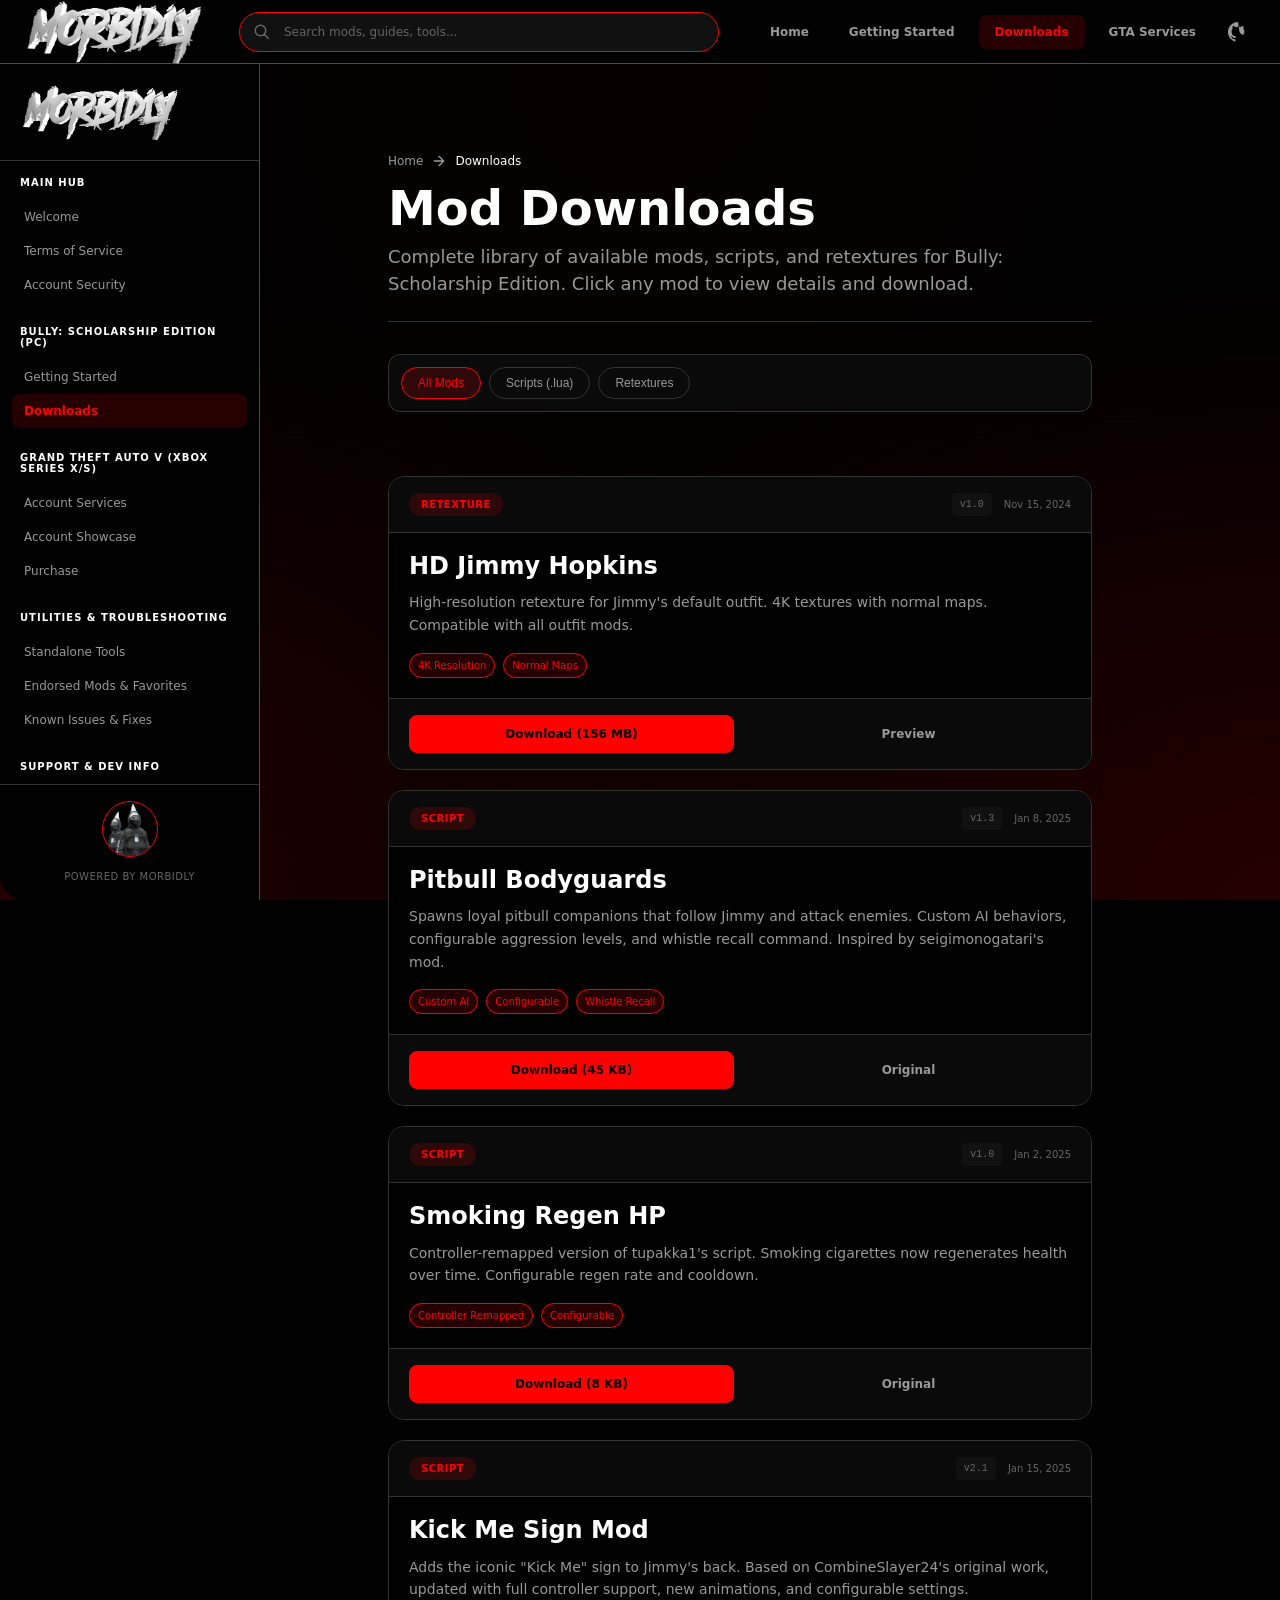
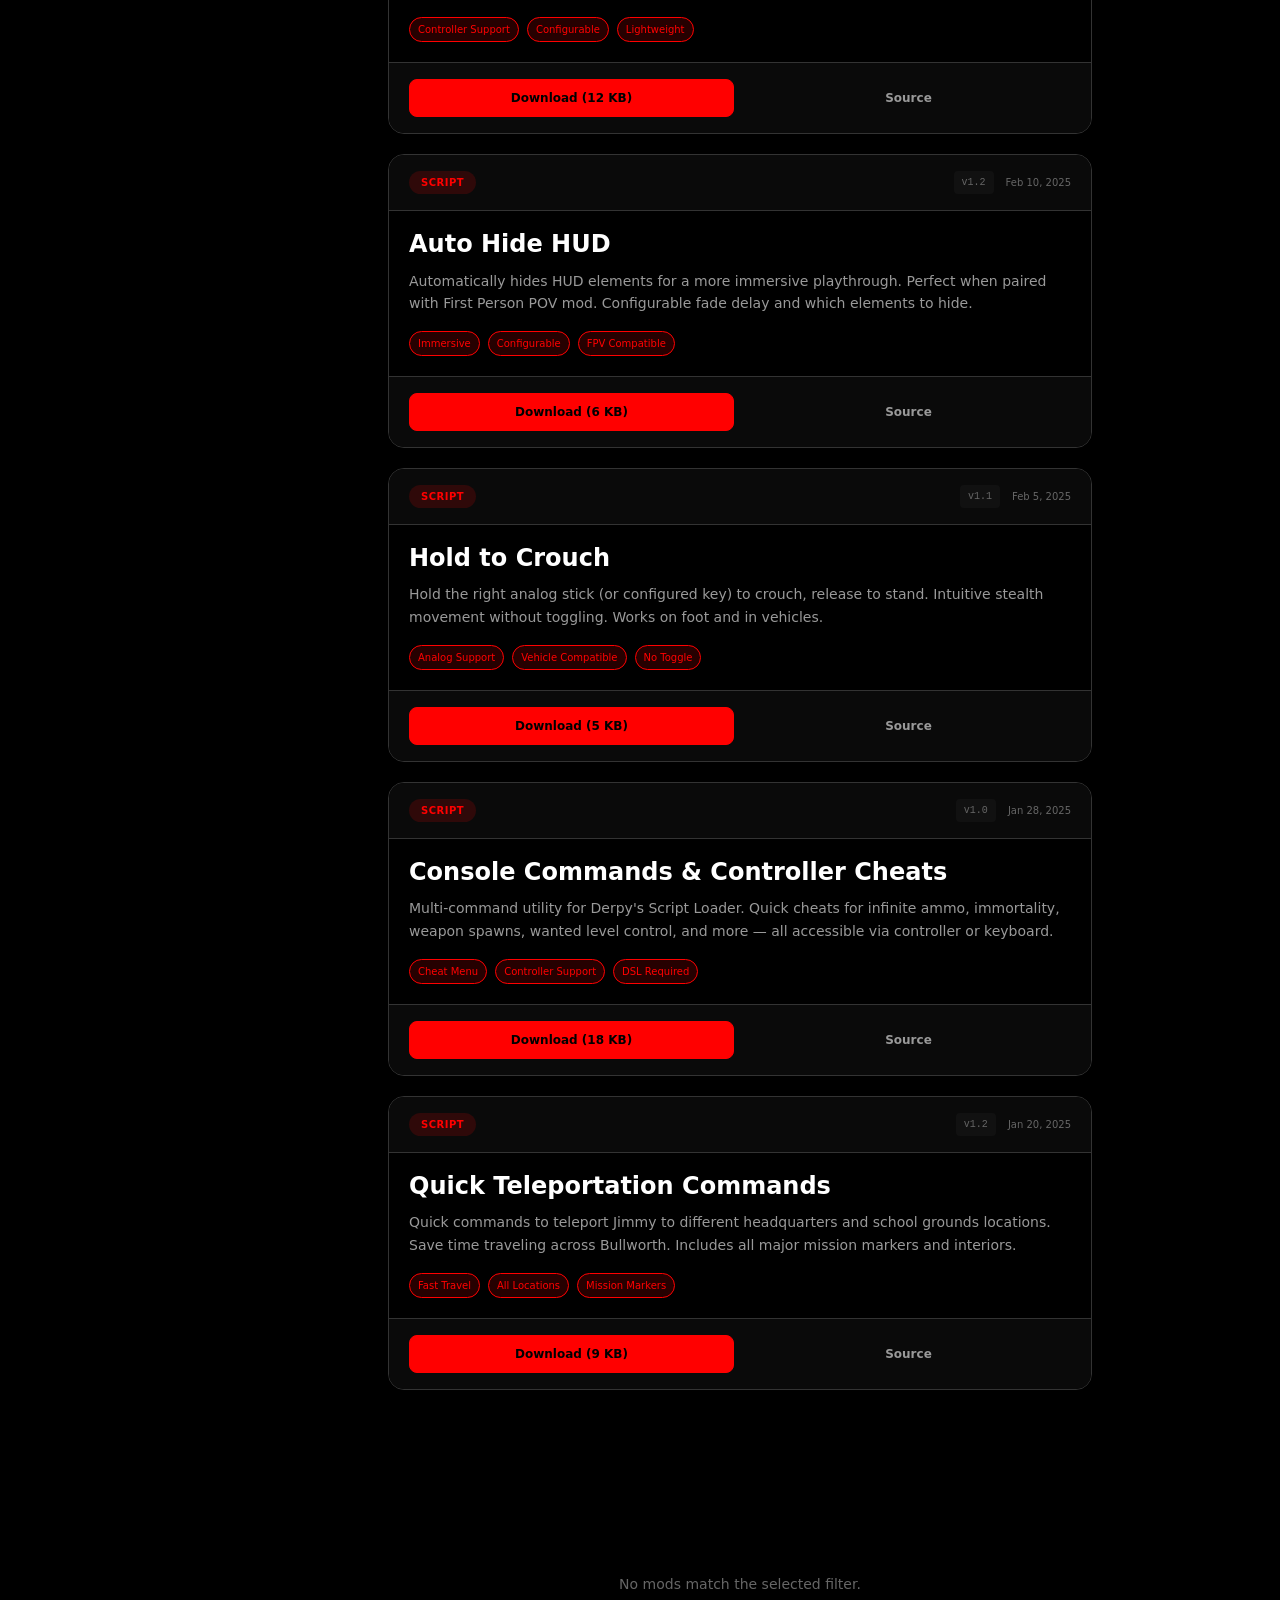
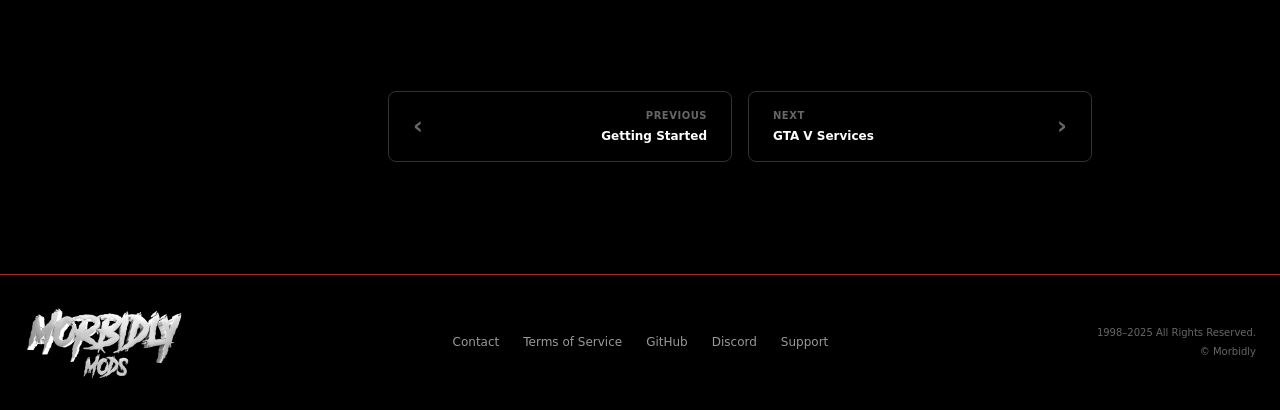
<file: pages/releases.html>
<!DOCTYPE html>
<html lang="en">
<head>
  <meta charset="utf-8" />
  <meta name="viewport" content="width=device-width, initial-scale=1.0" />
  <title>Mod Downloads — Morbidly Mods</title>
  <meta name="description" content="Complete library of Bully: Scholarship Edition mods, scripts, and retextures available for download." />
  <link rel="stylesheet" href="../styles.css" />
</head>
<body>
  <header class="morbid-header" role="banner">
    <div class="morbid-header-inner">
      <div class="morbid-logo" aria-label="Morbidly Mods Home">
        <a href="../index.html" class="logo-link">
          <img src="../assets/images/morbidlytitle.png" alt="Morbidly Mods" class="logo-img" />
          <svg class="logo-fallback" viewBox="0 0 200 60" aria-hidden="true">
            <text x="0" y="42" font-family="Space Grotesk, sans-serif" font-size="32" font-weight="700" fill="#ff0000">MORBIDLY</text>
            <text x="0" y="58" font-family="JetBrains Mono, monospace" font-size="10" font-weight="400" fill="#999">MODS</text>
          </svg>
        </a>
      </div>
      <div class="morbid-search" role="search">
        <label for="site-search" class="visually-hidden">Search Morbidly Mods</label>
        <input type="search" id="site-search" placeholder="Search mods, guides, tools..." aria-label="Search" autocomplete="off" />
        <svg class="search-icon" viewBox="0 0 24 24" aria-hidden="true"><path d="M21 21l-6-6m2-5a7 7 0 11-14 0 7 7 0 0114 0z" stroke="currentColor" stroke-width="2" fill="none"/></svg>
        <div class="search-results" id="searchResults" role="listbox" hidden></div>
      </div>
      <nav class="morbid-nav" role="navigation" aria-label="Main navigation">
        <a href="../index.html" class="nav-link" data-page="home">Home</a>
        <a href="getting-started.html" class="nav-link" data-page="getting-started">Getting Started</a>
        <a href="releases.html" class="nav-link active" data-page="releases">Downloads</a>
        <a href="gta-services.html" class="nav-link" data-page="gta-services">GTA Services</a>
        <a href="https://github.com/Morbidly" target="_blank" rel="noopener noreferrer" class="nav-link nav-link--external" aria-label="GitHub">
          <svg viewBox="0 0 24 24" aria-hidden="true"><path d="M12 0C5.374 0 0 5.373 0 12c0 5.302 3.438 9.8 8.207 11.387.599.111.793-.261.793-.577v-2.234c-3.338.726-4.033-1.416-4.033-1.416-.546-1.387-1.333-1.756-1.333-1.756-1.089-.745.083-.729.083-.729 1.205.084 1.839 1.237 1.839 1.237 1.07 1.834 2.807 1.304 3.492.997.107-.775.418-1.305.762-1.604-2.665-.305-5.467-1.334-5.467-5.931 0-1.311.469-2.381 1.236-3.221-.124-.305-.535-1.524.117-3.176 0 0 1.008-.322 3.301 1.23A11.509 11.509 0 0112 5.803c1.02.005 2.047.138 3.006.404 2.291-1.552 3.297-1.23 3.297-1.23.653 1.653.242 2.874.118 3.176.77.84 1.235 1.911 1.235 3.221 0 4.609-2.807 5.624-5.921.43.372.823 1.102.823 2.222v3.293c0 .319.192.694.801.576C20.566 21.797 24 17.3 24 12c0-6.627-5.373-12-12-12z" fill="currentColor"/></svg>
        </a>
      </nav>
      <button class="mobile-menu-toggle" aria-expanded="false" aria-controls="sidebar" aria-label="Toggle navigation menu">
        <span class="hamburger" aria-hidden="true"></span>
      </button>
    </div>
  </header>

  <div id="wrapper" class="layout-wrapper">
    <aside id="sidebar" class="retro-sidebar" role="navigation" aria-label="Documentation navigation">
      <div class="sidebar-header">
        <div class="sidebar-logo">
          <img src="../assets/images/morbidlytitle.png" alt="" class="sidebar-logo-img" />
          <svg class="logo-fallback" viewBox="0 0 200 60" aria-hidden="true">
            <text x="0" y="42" font-family="Space Grotesk, sans-serif" font-size="28" font-weight="700" fill="#ff0000">MORBIDLY</text>
            <text x="0" y="56" font-family="JetBrains Mono, monospace" font-size="9" font-weight="400" fill="#999">MODS</text>
          </svg>
        </div>
        <button class="sidebar-close" aria-label="Close sidebar" hidden><svg viewBox="0 0 24 24"><path d="M18 6L6 18M6 6l12 12" stroke="currentColor" stroke-width="2" stroke-linecap="round"/></svg></button>
      </div>
      <nav class="sidebar-nav">
        <section class="sidebar-section" aria-labelledby="section-main">
          <h3 id="section-main" class="sidebar-section-title">Main Hub</h3>
          <ul class="sidebar-list">
            <li><a href="../index.html" class="sidebar-link" data-page="home">Welcome</a></li>
            <li><a href="tos.html" class="sidebar-link" data-page="tos">Terms of Service</a></li>
            <li><a href="account-security.html" class="sidebar-link" data-page="account-security">Account Security</a></li>
          </ul>
        </section>
        <section class="sidebar-section" aria-labelledby="section-bully">
          <h3 id="section-bully" class="sidebar-section-title">Bully: Scholarship Edition (PC)</h3>
          <ul class="sidebar-list">
            <li><a href="getting-started.html" class="sidebar-link" data-page="getting-started">Getting Started</a></li>
            <li><a href="releases.html" class="sidebar-link active" data-page="releases">Downloads</a></li>
          </ul>
        </section>
        <section class="sidebar-section" aria-labelledby="section-gta">
          <h3 id="section-gta" class="sidebar-section-title">Grand Theft Auto V (XBOX SERIES X/S)</h3>
          <ul class="sidebar-list">
            <li><a href="gta-services.html" class="sidebar-link" data-page="gta-services">Account Services</a></li>
            <li><a href="gta-show.html" class="sidebar-link" data-page="gta-show">Account Showcase</a></li>
            <li><a href="purchase.html" class="sidebar-link" data-page="purchase">Purchase</a></li>
          </ul>
        </section>
        <section class="sidebar-section" aria-labelledby="section-tools">
          <h3 id="section-tools" class="sidebar-section-title">Utilities & Troubleshooting</h3>
          <ul class="sidebar-list">
            <li><a href="tools.html" class="sidebar-link" data-page="tools">Standalone Tools</a></li>
            <li><a href="favorites.html" class="sidebar-link" data-page="favorites">Endorsed Mods & Favorites</a></li>
            <li><a href="troubleshooting.html" class="sidebar-link" data-page="troubleshooting">Known Issues & Fixes</a></li>
          </ul>
        </section>
        <section class="sidebar-section" aria-labelledby="section-support">
          <h3 id="section-support" class="sidebar-section-title">Support & Dev Info</h3>
          <ul class="sidebar-list">
            <li><a href="contact.html" class="sidebar-link" data-page="contact">Contact Information</a></li>
            <li><a href="https://ko-fi.com/dead.fvck" target="_blank" rel="noopener noreferrer" class="sidebar-link sidebar-link--external">Buy Me Coffee?</a></li>
          </ul>
        </section>
      </nav>
      <div class="sidebar-footer">
        <div class="sidebar-footer-logo">
          <img src="../assets/images/morbiddunce.png" alt="" class="footer-logo-img" />
          <svg class="logo-fallback" viewBox="0 0 60 60" aria-hidden="true">
            <circle cx="30" cy="30" r="28" stroke="#ff0000" stroke-width="2" fill="none"/>
            <text x="30" y="36" text-anchor="middle" font-family="Space Grotesk, sans-serif" font-size="14" font-weight="700" fill="#ff0000">M</text>
          </svg>
        </div>
        <p class="sidebar-footer-text">Powered by Morbidly</p>
      </div>
    </aside>
    <div class="sidebar-overlay" aria-hidden="true"></div>

    <main id="entries" class="entries-grid" role="main">
      <article class="content-page">
        <header class="page-header">
          <div class="page-breadcrumbs">
            <a href="../index.html">Home</a>
            <svg viewBox="0 0 24 24" aria-hidden="true"><path d="M5 12h14M12 5l7 7-7 7" stroke="currentColor" stroke-width="2" stroke-linecap="round"/></svg>
            <span aria-current="page">Downloads</span>
          </div>
          <h1 class="page-title">Mod Downloads</h1>
          <p class="page-description">Complete library of available mods, scripts, and retextures for Bully: Scholarship Edition. Click any mod to view details and download.</p>
        </header>

        <div class="page-content">
          <!-- Category Filters -->
          <div class="category-filters" role="tablist" aria-label="Mod categories">
            <button class="filter-btn active" data-filter="all" role="tab" aria-selected="true">All Mods</button>
            <button class="filter-btn" data-filter="scripts" role="tab" aria-selected="false">Scripts (.lua)</button>
            <button class="filter-btn" data-filter="textures" role="tab" aria-selected="false">Retextures</button>
          </div>

          <!-- Mods Grid -->
          <div class="mods-grid" id="modsGrid">
            <!-- Textures - Featured First -->
            <article class="mod-card-full" data-category="textures" id="hd-jimmy">
              <header class="mod-card-header">
                <div class="mod-card-badge">Retexture</div>
                <div class="mod-card-meta">
                  <span class="mod-version">v1.0</span>
                  <time class="mod-date" datetime="2024-11-15">Nov 15, 2024</time>
                </div>
              </header>
              <div class="mod-card-body">
                <h2 class="mod-title">HD Jimmy Hopkins</h2>
                <p class="mod-description">High-resolution retexture for Jimmy's default outfit. 4K textures with normal maps. Compatible with all outfit mods.</p>
                <div class="mod-features">
                  <span class="feature-tag">4K Resolution</span>
                  <span class="feature-tag">Normal Maps</span>
                </div>
              </div>
              <footer class="mod-card-footer">
                <a href="#" class="btn btn-primary">Download (156 MB)</a>
                <a href="#" class="btn btn-ghost">Preview</a>
              </footer>
            </article>

            <!-- Scripts -->
            <article class="mod-card-full" data-category="scripts" id="pitbull-bodyguards">
              <header class="mod-card-header">
                <div class="mod-card-badge">Script</div>
                <div class="mod-card-meta">
                  <span class="mod-version">v1.3</span>
                  <time class="mod-date" datetime="2025-01-08">Jan 8, 2025</time>
                </div>
              </header>
              <div class="mod-card-body">
                <h2 class="mod-title">Pitbull Bodyguards</h2>
                <p class="mod-description">Spawns loyal pitbull companions that follow Jimmy and attack enemies. Custom AI behaviors, configurable aggression levels, and whistle recall command. Inspired by seigimonogatari's mod.</p>
                <div class="mod-features">
                  <span class="feature-tag">Custom AI</span>
                  <span class="feature-tag">Configurable</span>
                  <span class="feature-tag">Whistle Recall</span>
                </div>
              </div>
              <footer class="mod-card-footer">
                <a href="#" class="btn btn-primary">Download (45 KB)</a>
                <a href="https://libertycity.net/files/bully-scholarship-edition/208677-bodyguard-pitbull-mod-anniversary.html" target="_blank" rel="noopener noreferrer" class="btn btn-ghost">Original</a>
              </footer>
            </article>

            <article class="mod-card-full" data-category="scripts" id="smoking-regen">
              <header class="mod-card-header">
                <div class="mod-card-badge">Script</div>
                <div class="mod-card-meta">
                  <span class="mod-version">v1.0</span>
                  <time class="mod-date" datetime="2025-01-02">Jan 2, 2025</time>
                </div>
              </header>
              <div class="mod-card-body">
                <h2 class="mod-title">Smoking Regen HP</h2>
                <p class="mod-description">Controller-remapped version of tupakka1's script. Smoking cigarettes now regenerates health over time. Configurable regen rate and cooldown.</p>
                <div class="mod-features">
                  <span class="feature-tag">Controller Remapped</span>
                  <span class="feature-tag">Configurable</span>
                </div>
              </div>
              <footer class="mod-card-footer">
                <a href="#" class="btn btn-primary">Download (8 KB)</a>
                <a href="https://www.nexusmods.com/bullyscholarshipedition/mods/108" target="_blank" rel="noopener noreferrer" class="btn btn-ghost">Original</a>
              </footer>
            </article>

            <article class="mod-card-full" data-category="scripts" id="kick-me-sign">
              <header class="mod-card-header">
                <div class="mod-card-badge">Script</div>
                <div class="mod-card-meta">
                  <span class="mod-version">v2.1</span>
                  <time class="mod-date" datetime="2025-01-15">Jan 15, 2025</time>
                </div>
              </header>
              <div class="mod-card-body">
                <h2 class="mod-title">Kick Me Sign Mod</h2>
                <p class="mod-description">Adds the iconic "Kick Me" sign to Jimmy's back. Based on CombineSlayer24's original work, updated with full controller support, new animations, and configurable settings.</p>
                <div class="mod-features">
                  <span class="feature-tag">Controller Support</span>
                  <span class="feature-tag">Configurable</span>
                  <span class="feature-tag">Lightweight</span>
                </div>
              </div>
              <footer class="mod-card-footer">
                <a href="#" class="btn btn-primary">Download (12 KB)</a>
                <a href="https://github.com/CombineSlayer24/Bully-GiveKickMeSign" target="_blank" rel="noopener noreferrer" class="btn btn-ghost">Source</a>
              </footer>
            </article>

            <article class="mod-card-full" data-category="scripts" id="auto-hide-hud">
              <header class="mod-card-header">
                <div class="mod-card-badge">Script</div>
                <div class="mod-card-meta">
                  <span class="mod-version">v1.2</span>
                  <time class="mod-date" datetime="2025-02-10">Feb 10, 2025</time>
                </div>
              </header>
              <div class="mod-card-body">
                <h2 class="mod-title">Auto Hide HUD</h2>
                <p class="mod-description">Automatically hides HUD elements for a more immersive playthrough. Perfect when paired with First Person POV mod. Configurable fade delay and which elements to hide.</p>
                <div class="mod-features">
                  <span class="feature-tag">Immersive</span>
                  <span class="feature-tag">Configurable</span>
                  <span class="feature-tag">FPV Compatible</span>
                </div>
              </div>
              <footer class="mod-card-footer">
                <a href="#" class="btn btn-primary">Download (6 KB)</a>
                <a href="#" class="btn btn-ghost">Source</a>
              </footer>
            </article>

            <article class="mod-card-full" data-category="scripts" id="hold-to-crouch">
              <header class="mod-card-header">
                <div class="mod-card-badge">Script</div>
                <div class="mod-card-meta">
                  <span class="mod-version">v1.1</span>
                  <time class="mod-date" datetime="2025-02-05">Feb 5, 2025</time>
                </div>
              </header>
              <div class="mod-card-body">
                <h2 class="mod-title">Hold to Crouch</h2>
                <p class="mod-description">Hold the right analog stick (or configured key) to crouch, release to stand. Intuitive stealth movement without toggling. Works on foot and in vehicles.</p>
                <div class="mod-features">
                  <span class="feature-tag">Analog Support</span>
                  <span class="feature-tag">Vehicle Compatible</span>
                  <span class="feature-tag">No Toggle</span>
                </div>
              </div>
              <footer class="mod-card-footer">
                <a href="#" class="btn btn-primary">Download (5 KB)</a>
                <a href="#" class="btn btn-ghost">Source</a>
              </footer>
            </article>

            <article class="mod-card-full" data-category="scripts" id="console-commands">
              <header class="mod-card-header">
                <div class="mod-card-badge">Script</div>
                <div class="mod-card-meta">
                  <span class="mod-version">v1.0</span>
                  <time class="mod-date" datetime="2025-01-28">Jan 28, 2025</time>
                </div>
              </header>
              <div class="mod-card-body">
                <h2 class="mod-title">Console Commands & Controller Cheats</h2>
                <p class="mod-description">Multi-command utility for Derpy's Script Loader. Quick cheats for infinite ammo, immortality, weapon spawns, wanted level control, and more — all accessible via controller or keyboard.</p>
                <div class="mod-features">
                  <span class="feature-tag">Cheat Menu</span>
                  <span class="feature-tag">Controller Support</span>
                  <span class="feature-tag">DSL Required</span>
                </div>
              </div>
              <footer class="mod-card-footer">
                <a href="#" class="btn btn-primary">Download (18 KB)</a>
                <a href="#" class="btn btn-ghost">Source</a>
              </footer>
            </article>

            <article class="mod-card-full" data-category="scripts" id="quick-teleport">
              <header class="mod-card-header">
                <div class="mod-card-badge">Script</div>
                <div class="mod-card-meta">
                  <span class="mod-version">v1.2</span>
                  <time class="mod-date" datetime="2025-01-20">Jan 20, 2025</time>
                </div>
              </header>
              <div class="mod-card-body">
                <h2 class="mod-title">Quick Teleportation Commands</h2>
                <p class="mod-description">Quick commands to teleport Jimmy to different headquarters and school grounds locations. Save time traveling across Bullworth. Includes all major mission markers and interiors.</p>
                <div class="mod-features">
                  <span class="feature-tag">Fast Travel</span>
                  <span class="feature-tag">All Locations</span>
                  <span class="feature-tag">Mission Markers</span>
                </div>
              </div>
              <footer class="mod-card-footer">
                <a href="#" class="btn btn-primary">Download (9 KB)</a>
                <a href="#" class="btn btn-ghost">Source</a>
              </footer>
            </article>
          </div>

          <!-- No Results Message -->
          <div class="no-results" hidden>
            <svg viewBox="0 0 24 24" aria-hidden="true"><circle cx="11" cy="11" r="8"/><line x1="21" y1="21" x2="16.65" y2="16.65"/></svg>
            <p>No mods match the selected filter.</p>
          </div>
        </div>
      </article>

      <nav class="retro-nav-container" aria-label="Page navigation">
        <a href="getting-started.html" class="retro-nav-btn btn-left" data-transition="slide">
          <span class="nav-arrow" aria-hidden="true">‹</span>
          <div class="nav-btn-text">
            <span class="nav-label">Previous</span>
            <span class="nav-title">Getting Started</span>
          </div>
        </a>
        <a href="gta-services.html" class="retro-nav-btn btn-right" data-transition="slide">
          <div class="nav-btn-text">
            <span class="nav-label">Next</span>
            <span class="nav-title">GTA V Services</span>
          </div>
          <span class="nav-arrow" aria-hidden="true">›</span>
        </a>
      </nav>
    </main>
  </div>

  <footer class="morbid-footer" role="contentinfo">
    <div class="morbid-footer-inner">
      <div class="morbid-logo">
        <img src="../assets/images/morbidlymods.png" alt="Morbidly Mods" class="footer-logo-img" />
        <svg class="logo-fallback" viewBox="0 0 200 60" aria-hidden="true">
          <text x="0" y="42" font-family="Space Grotesk, sans-serif" font-size="32" font-weight="700" fill="#ff0000">MORBIDLY</text>
          <text x="0" y="58" font-family="JetBrains Mono, monospace" font-size="10" font-weight="400" fill="#999">MODS</text>
        </svg>
      </div>
      <div class="footer-links">
        <nav aria-label="Footer navigation">
          <a href="contact.html">Contact</a>
          <a href="tos.html">Terms of Service</a>
          <a href="https://github.com/Morbidly" target="_blank" rel="noopener noreferrer">GitHub</a>
          <a href="https://discord.gg/Morbidly" target="_blank" rel="noopener noreferrer">Discord</a>
          <a href="https://ko-fi.com/dead.fvck" target="_blank" rel="noopener noreferrer">Support</a>
        </nav>
      </div>
      <div class="footer-copyright">
        <p>1998–2025 All Rights Reserved.</p>
        <p id="c"><a href="#">© Morbidly</a></p>
      </div>
    </div>
  </footer>

  <script src="../scripts/main.js"></script>
  <script>
    // Category filter functionality
    (function() {
      const filterBtns = document.querySelectorAll('.filter-btn');
      const modCards = document.querySelectorAll('.mod-card-full');
      const noResults = document.querySelector('.no-results');

      filterBtns.forEach(btn => {
        btn.addEventListener('click', () => {
          const filter = btn.dataset.filter;

          // Update active button
          filterBtns.forEach(b => {
            b.classList.remove('active');
            b.setAttribute('aria-selected', 'false');
          });
          btn.classList.add('active');
          btn.setAttribute('aria-selected', 'true');

          // Filter cards
          let visibleCount = 0;
          modCards.forEach(card => {
            const category = card.dataset.category;
            const show = filter === 'all' || category === filter;
            card.style.display = show ? 'flex' : 'none';
            if (show) visibleCount++;
          });

          // Show/hide no results
          noResults.hidden = visibleCount > 0;
        });
      });
    })();
  </script>
</body>
</html>
</file>
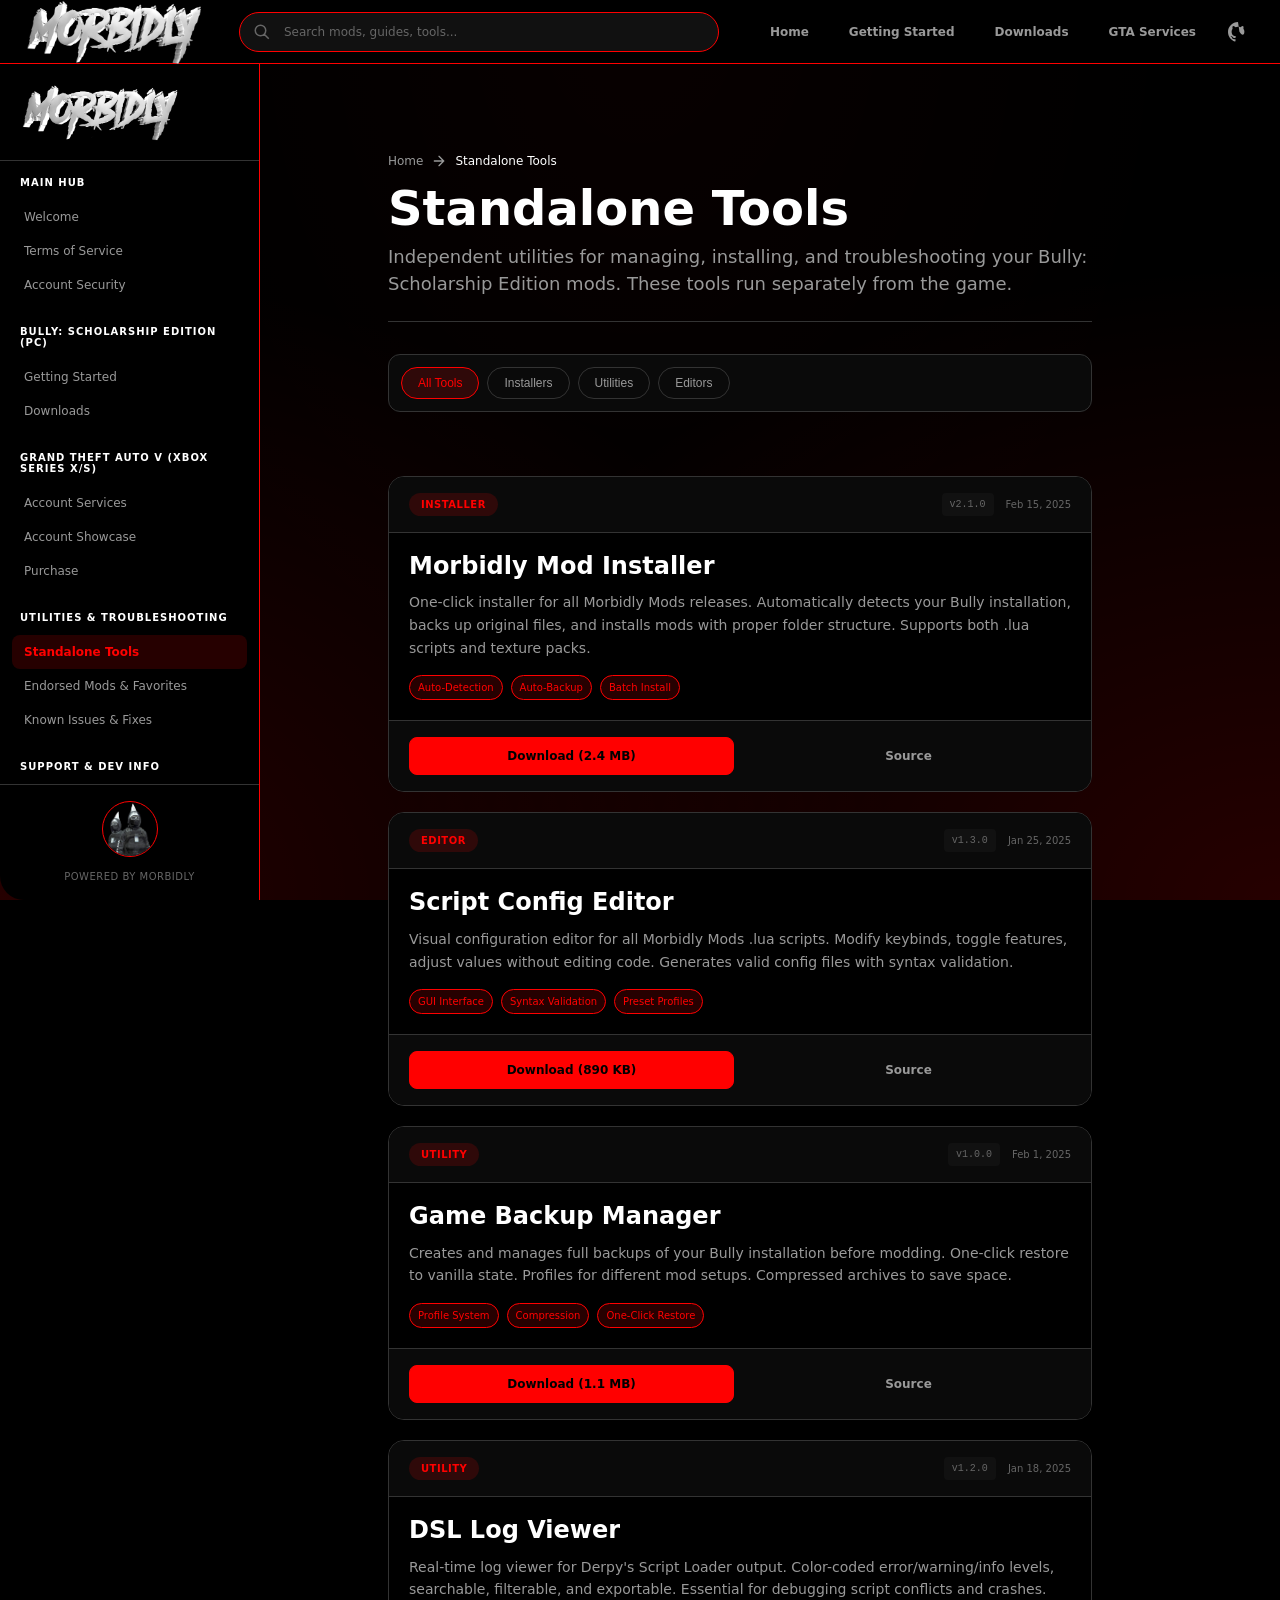
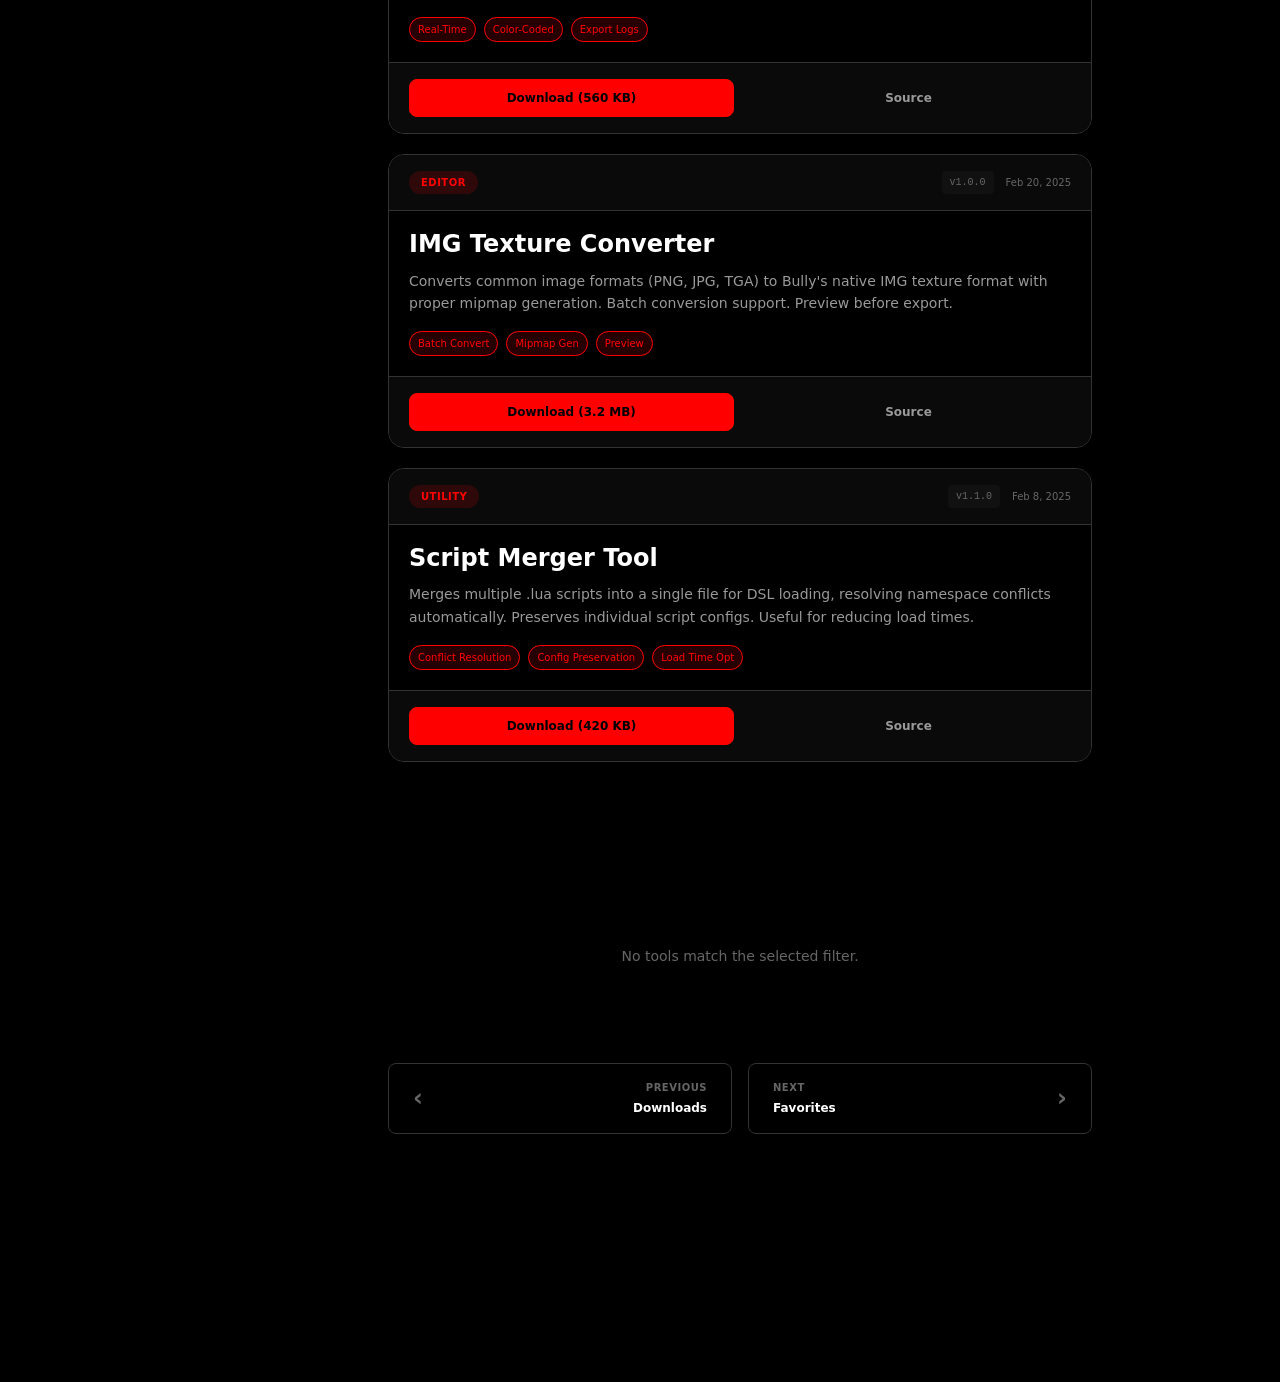
<file: pages/tools.html>
<!DOCTYPE html>
<html lang="en">
<head>
  <meta charset="utf-8" />
  <meta name="viewport" content="width=device-width, initial-scale=1.0" />
  <title>Standalone Tools — Morbidly Mods</title>
  <meta name="description" content="Standalone utilities and tools for Bully: Scholarship Edition modding and management." />
  <link rel="stylesheet" href="../styles.css" />
</head>
<body>
  <header class="morbid-header" role="banner">
    <div class="morbid-header-inner">
      <div class="morbid-logo" aria-label="Morbidly Mods Home">
        <a href="../index.html" class="logo-link">
          <img src="../assets/images/morbidlytitle.png" alt="Morbidly Mods" class="logo-img" />
          <svg class="logo-fallback" viewBox="0 0 200 60" aria-hidden="true">
            <text x="0" y="42" font-family="Space Grotesk, sans-serif" font-size="32" font-weight="700" fill="#ff0000">MORBIDLY</text>
            <text x="0" y="58" font-family="JetBrains Mono, monospace" font-size="10" font-weight="400" fill="#999">MODS</text>
          </svg>
        </a>
      </div>
      <div class="morbid-search" role="search">
        <label for="site-search" class="visually-hidden">Search Morbidly Mods</label>
        <input type="search" id="site-search" placeholder="Search mods, guides, tools..." aria-label="Search" autocomplete="off" />
        <svg class="search-icon" viewBox="0 0 24 24" aria-hidden="true"><path d="M21 21l-6-6m2-5a7 7 0 11-14 0 7 7 0 0114 0z" stroke="currentColor" stroke-width="2" fill="none"/></svg>
        <div class="search-results" id="searchResults" role="listbox" hidden></div>
      </div>
      <nav class="morbid-nav" role="navigation" aria-label="Main navigation">
        <a href="../index.html" class="nav-link" data-page="home">Home</a>
        <a href="getting-started.html" class="nav-link" data-page="getting-started">Getting Started</a>
        <a href="releases.html" class="nav-link" data-page="releases">Downloads</a>
        <a href="gta-services.html" class="nav-link" data-page="gta-services">GTA Services</a>
        <a href="https://github.com/Morbidly" target="_blank" rel="noopener noreferrer" class="nav-link nav-link--external" aria-label="GitHub">
          <svg viewBox="0 0 24 24" aria-hidden="true"><path d="M12 0C5.374 0 0 5.373 0 12c0 5.302 3.438 9.8 8.207 11.387.599.111.793-.261.793-.577v-2.234c-3.338.726-4.033-1.416-4.033-1.416-.546-1.387-1.333-1.756-1.333-1.756-1.089-.745.083-.729.083-.729 1.205.084 1.839 1.237 1.839 1.237 1.07 1.834 2.807 1.304 3.492.997.107-.775.418-1.305.762-1.604-2.665-.305-5.467-1.334-5.467-5.931 0-1.311.469-2.381 1.236-3.221-.124-.305-.535-1.524.117-3.176 0 0 1.008-.322 3.301 1.23A11.509 11.509 0 0112 5.803c1.02.005 2.047.138 3.006.404 2.291-1.552 3.297-1.23 3.297-1.23.653 1.653.242 2.874.118 3.176.77.84 1.235 1.911 1.235 3.221 0 4.609-2.807 5.624-5.921.43.372.823 1.102.823 2.222v3.293c0 .319.192.694.801.576C20.566 21.797 24 17.3 24 12c0-6.627-5.373-12-12-12z" fill="currentColor"/></svg>
        </a>
      </nav>
      <button class="mobile-menu-toggle" aria-expanded="false" aria-controls="sidebar" aria-label="Toggle navigation menu">
        <span class="hamburger" aria-hidden="true"></span>
      </button>
    </div>
  </header>

  <div id="wrapper" class="layout-wrapper">
    <aside id="sidebar" class="retro-sidebar" role="navigation" aria-label="Documentation navigation">
      <div class="sidebar-header">
        <div class="sidebar-logo">
          <img src="../assets/images/morbidlytitle.png" alt="" class="sidebar-logo-img" />
          <svg class="logo-fallback" viewBox="0 0 200 60" aria-hidden="true">
            <text x="0" y="42" font-family="Space Grotesk, sans-serif" font-size="28" font-weight="700" fill="#ff0000">MORBIDLY</text>
            <text x="0" y="56" font-family="JetBrains Mono, monospace" font-size="9" font-weight="400" fill="#999">MODS</text>
          </svg>
        </div>
        <button class="sidebar-close" aria-label="Close sidebar" hidden><svg viewBox="0 0 24 24"><path d="M18 6L6 18M6 6l12 12" stroke="currentColor" stroke-width="2" stroke-linecap="round"/></svg></button>
      </div>
      <nav class="sidebar-nav">
        <section class="sidebar-section" aria-labelledby="section-main">
          <h3 id="section-main" class="sidebar-section-title">Main Hub</h3>
          <ul class="sidebar-list">
            <li><a href="../index.html" class="sidebar-link" data-page="home">Welcome</a></li>
            <li><a href="tos.html" class="sidebar-link" data-page="tos">Terms of Service</a></li>
            <li><a href="account-security.html" class="sidebar-link" data-page="account-security">Account Security</a></li>
          </ul>
        </section>
        <section class="sidebar-section" aria-labelledby="section-bully">
          <h3 id="section-bully" class="sidebar-section-title">Bully: Scholarship Edition (PC)</h3>
          <ul class="sidebar-list">
            <li><a href="getting-started.html" class="sidebar-link" data-page="getting-started">Getting Started</a></li>
            <li><a href="releases.html" class="sidebar-link" data-page="releases">Downloads</a></li>
          </ul>
        </section>
        <section class="sidebar-section" aria-labelledby="section-gta">
          <h3 id="section-gta" class="sidebar-section-title">Grand Theft Auto V (XBOX SERIES X/S)</h3>
          <ul class="sidebar-list">
            <li><a href="gta-services.html" class="sidebar-link" data-page="gta-services">Account Services</a></li>
            <li><a href="gta-show.html" class="sidebar-link" data-page="gta-show">Account Showcase</a></li>
            <li><a href="purchase.html" class="sidebar-link" data-page="purchase">Purchase</a></li>
          </ul>
        </section>
        <section class="sidebar-section" aria-labelledby="section-tools">
          <h3 id="section-tools" class="sidebar-section-title">Utilities & Troubleshooting</h3>
          <ul class="sidebar-list">
            <li><a href="tools.html" class="sidebar-link active" data-page="tools">Standalone Tools</a></li>
            <li><a href="favorites.html" class="sidebar-link" data-page="favorites">Endorsed Mods & Favorites</a></li>
            <li><a href="troubleshooting.html" class="sidebar-link" data-page="troubleshooting">Known Issues & Fixes</a></li>
          </ul>
        </section>
        <section class="sidebar-section" aria-labelledby="section-support">
          <h3 id="section-support" class="sidebar-section-title">Support & Dev Info</h3>
          <ul class="sidebar-list">
            <li><a href="contact.html" class="sidebar-link" data-page="contact">Contact Information</a></li>
            <li><a href="https://ko-fi.com/dead.fvck" target="_blank" rel="noopener noreferrer" class="sidebar-link sidebar-link--external">Buy Me Coffee?</a></li>
          </ul>
        </section>
      </nav>
      <div class="sidebar-footer">
        <div class="sidebar-footer-logo">
          <img src="../assets/images/morbiddunce.png" alt="" class="footer-logo-img" />
          <svg class="logo-fallback" viewBox="0 0 60 60" aria-hidden="true">
            <circle cx="30" cy="30" r="28" stroke="#ff0000" stroke-width="2" fill="none"/>
            <text x="30" y="36" text-anchor="middle" font-family="Space Grotesk, sans-serif" font-size="14" font-weight="700" fill="#ff0000">M</text>
          </svg>
        </div>
        <p class="sidebar-footer-text">Powered by Morbidly</p>
      </div>
    </aside>
    <div class="sidebar-overlay" aria-hidden="true"></div>

    <main id="entries" class="entries-grid" role="main">
      <article class="content-page">
        <header class="page-header">
          <div class="page-breadcrumbs">
            <a href="../index.html">Home</a>
            <svg viewBox="0 0 24 24" aria-hidden="true"><path d="M5 12h14M12 5l7 7-7 7" stroke="currentColor" stroke-width="2" stroke-linecap="round"/></svg>
            <span aria-current="page">Standalone Tools</span>
          </div>
          <h1 class="page-title">Standalone Tools</h1>
          <p class="page-description">Independent utilities for managing, installing, and troubleshooting your Bully: Scholarship Edition mods. These tools run separately from the game.</p>
        </header>

        <div class="page-content">
          <!-- Category Filters -->
          <div class="category-filters" role="tablist" aria-label="Tool categories">
            <button class="filter-btn active" data-filter="all" role="tab" aria-selected="true">All Tools</button>
            <button class="filter-btn" data-filter="installers" role="tab" aria-selected="false">Installers</button>
            <button class="filter-btn" data-filter="utilities" role="tab" aria-selected="false">Utilities</button>
            <button class="filter-btn" data-filter="editors" role="tab" aria-selected="false">Editors</button>
          </div>

          <!-- Tools Grid -->
          <div class="mods-grid" id="toolsGrid">
            <!-- Tool 1: Mod Installer -->
            <article class="mod-card-full" data-category="installers" id="mod-installer">
              <header class="mod-card-header">
                <div class="mod-card-badge">Installer</div>
                <div class="mod-card-meta">
                  <span class="mod-version">v2.1.0</span>
                  <time class="mod-date" datetime="2025-02-15">Feb 15, 2025</time>
                </div>
              </header>
              <div class="mod-card-body">
                <h2 class="mod-title">Morbidly Mod Installer</h2>
                <p class="mod-description">One-click installer for all Morbidly Mods releases. Automatically detects your Bully installation, backs up original files, and installs mods with proper folder structure. Supports both .lua scripts and texture packs.</p>
                <div class="mod-features">
                  <span class="feature-tag">Auto-Detection</span>
                  <span class="feature-tag">Auto-Backup</span>
                  <span class="feature-tag">Batch Install</span>
                </div>
              </div>
              <footer class="mod-card-footer">
                <a href="#" class="btn btn-primary">Download (2.4 MB)</a>
                <a href="#" class="btn btn-ghost">Source</a>
              </footer>
            </article>

            <!-- Tool 2: Config Editor -->
            <article class="mod-card-full" data-category="editors" id="config-editor">
              <header class="mod-card-header">
                <div class="mod-card-badge">Editor</div>
                <div class="mod-card-meta">
                  <span class="mod-version">v1.3.0</span>
                  <time class="mod-date" datetime="2025-01-25">Jan 25, 2025</time>
                </div>
              </header>
              <div class="mod-card-body">
                <h2 class="mod-title">Script Config Editor</h2>
                <p class="mod-description">Visual configuration editor for all Morbidly Mods .lua scripts. Modify keybinds, toggle features, adjust values without editing code. Generates valid config files with syntax validation.</p>
                <div class="mod-features">
                  <span class="feature-tag">GUI Interface</span>
                  <span class="feature-tag">Syntax Validation</span>
                  <span class="feature-tag">Preset Profiles</span>
                </div>
              </div>
              <footer class="mod-card-footer">
                <a href="#" class="btn btn-primary">Download (890 KB)</a>
                <a href="#" class="btn btn-ghost">Source</a>
              </footer>
            </article>

            <!-- Tool 3: Backup Manager -->
            <article class="mod-card-full" data-category="utilities" id="backup-manager">
              <header class="mod-card-header">
                <div class="mod-card-badge">Utility</div>
                <div class="mod-card-meta">
                  <span class="mod-version">v1.0.0</span>
                  <time class="mod-date" datetime="2025-02-01">Feb 1, 2025</time>
                </div>
              </header>
              <div class="mod-card-body">
                <h2 class="mod-title">Game Backup Manager</h2>
                <p class="mod-description">Creates and manages full backups of your Bully installation before modding. One-click restore to vanilla state. Profiles for different mod setups. Compressed archives to save space.</p>
                <div class="mod-features">
                  <span class="feature-tag">Profile System</span>
                  <span class="feature-tag">Compression</span>
                  <span class="feature-tag">One-Click Restore</span>
                </div>
              </div>
              <footer class="mod-card-footer">
                <a href="#" class="btn btn-primary">Download (1.1 MB)</a>
                <a href="#" class="btn btn-ghost">Source</a>
              </footer>
            </article>

            <!-- Tool 4: Log Viewer -->
            <article class="mod-card-full" data-category="utilities" id="log-viewer">
              <header class="mod-card-header">
                <div class="mod-card-badge">Utility</div>
                <div class="mod-card-meta">
                  <span class="mod-version">v1.2.0</span>
                  <time class="mod-date" datetime="2025-01-18">Jan 18, 2025</time>
                </div>
              </header>
              <div class="mod-card-body">
                <h2 class="mod-title">DSL Log Viewer</h2>
                <p class="mod-description">Real-time log viewer for Derpy's Script Loader output. Color-coded error/warning/info levels, searchable, filterable, and exportable. Essential for debugging script conflicts and crashes.</p>
                <div class="mod-features">
                  <span class="feature-tag">Real-Time</span>
                  <span class="feature-tag">Color-Coded</span>
                  <span class="feature-tag">Export Logs</span>
                </div>
              </div>
              <footer class="mod-card-footer">
                <a href="#" class="btn btn-primary">Download (560 KB)</a>
                <a href="#" class="btn btn-ghost">Source</a>
              </footer>
            </article>

            <!-- Tool 5: Texture Converter -->
            <article class="mod-card-full" data-category="editors" id="texture-converter">
              <header class="mod-card-header">
                <div class="mod-card-badge">Editor</div>
                <div class="mod-card-meta">
                  <span class="mod-version">v1.0.0</span>
                  <time class="mod-date" datetime="2025-02-20">Feb 20, 2025</time>
                </div>
              </header>
              <div class="mod-card-body">
                <h2 class="mod-title">IMG Texture Converter</h2>
                <p class="mod-description">Converts common image formats (PNG, JPG, TGA) to Bully's native IMG texture format with proper mipmap generation. Batch conversion support. Preview before export.</p>
                <div class="mod-features">
                  <span class="feature-tag">Batch Convert</span>
                  <span class="feature-tag">Mipmap Gen</span>
                  <span class="feature-tag">Preview</span>
                </div>
              </div>
              <footer class="mod-card-footer">
                <a href="#" class="btn btn-primary">Download (3.2 MB)</a>
                <a href="#" class="btn btn-ghost">Source</a>
              </footer>
            </article>

            <!-- Tool 6: Script Merger -->
            <article class="mod-card-full" data-category="utilities" id="script-merger">
              <header class="mod-card-header">
                <div class="mod-card-badge">Utility</div>
                <div class="mod-card-meta">
                  <span class="mod-version">v1.1.0</span>
                  <time class="mod-date" datetime="2025-02-08">Feb 8, 2025</time>
                </div>
              </header>
              <div class="mod-card-body">
                <h2 class="mod-title">Script Merger Tool</h2>
                <p class="mod-description">Merges multiple .lua scripts into a single file for DSL loading, resolving namespace conflicts automatically. Preserves individual script configs. Useful for reducing load times.</p>
                <div class="mod-features">
                  <span class="feature-tag">Conflict Resolution</span>
                  <span class="feature-tag">Config Preservation</span>
                  <span class="feature-tag">Load Time Opt</span>
                </div>
              </div>
              <footer class="mod-card-footer">
                <a href="#" class="btn btn-primary">Download (420 KB)</a>
                <a href="#" class="btn btn-ghost">Source</a>
              </footer>
            </article>
          </div>

          <!-- No Results Message -->
          <div class="no-results" hidden>
            <svg viewBox="0 0 24 24" aria-hidden="true"><circle cx="11" cy="11" r="8"/><line x1="21" y1="21" x2="16.65" y2="16.65"/></svg>
            <p>No tools match the selected filter.</p>
          </div>
        </div>
      </article>

      <nav class="retro-nav-container" aria-label="Page navigation">
        <a href="releases.html" class="retro-nav-btn btn-left" data-transition="slide">
          <span class="nav-arrow" aria-hidden="true">‹</span>
          <div class="nav-btn-text">
            <span class="nav-label">Previous</span>
            <span class="nav-title">Downloads</span>
          </div>
        </a>
        <a href="favorites.html" class="retro-nav-btn btn-right" data-transition="slide">
          <div class="nav-btn-text">
            <span class="nav-label">Next</span>
            <span class="nav-title">Favorites</span>
          </div>
          <span class="nav-arrow" aria-hidden="true">›</span>
        </a>
      </nav>
    </main>
  </div>

  <footer class="morbid-footer" role="contentinfo">
    <div class="morbid-footer-inner">
      <div class="morbid-logo">
        <img src="../assets/images/morbidlymods.png" alt="Morbidly Mods" class="footer-logo-img" />
        <svg class="logo-fallback" viewBox="0 0 200 60" aria-hidden="true">
          <text x="0" y="42" font-family="Space Grotesk, sans-serif" font-size="32" font-weight="700" fill="#ff0000">MORBIDLY</text>
          <text x="0" y="58" font-family="JetBrains Mono, monospace" font-size="10" font-weight="400" fill="#999">MODS</text>
        </svg>
      </div>
      <div class="footer-links">
        <nav aria-label="Footer navigation">
          <a href="contact.html">Contact</a>
          <a href="tos.html">Terms of Service</a>
          <a href="https://github.com/Morbidly" target="_blank" rel="noopener noreferrer">GitHub</a>
          <a href="https://discord.gg/Morbidly" target="_blank" rel="noopener noreferrer">Discord</a>
          <a href="https://ko-fi.com/dead.fvck" target="_blank" rel="noopener noreferrer">Support</a>
        </nav>
      </div>
      <div class="footer-copyright">
        <p>1998–2025 All Rights Reserved.</p>
        <p id="c"><a href="#">© Morbidly</a></p>
      </div>
    </div  </footer>

  <script src="../scripts/main.js"></script>
  <script>
    // Category filter functionality
    (function() {
      const filterBtns = document.querySelectorAll('.filter-btn');
      const toolCards = document.querySelectorAll('.mod-card-full');
      const noResults = document.querySelector('.no-results');

      filterBtns.forEach(btn => {
        btn.addEventListener('click', () => {
          const filter = btn.dataset.filter;

          // Update active button
          filterBtns.forEach(b => {
            b.classList.remove('active');
            b.setAttribute('aria-selected', 'false');
          });
          btn.classList.add('active');
          btn.setAttribute('aria-selected', 'true');

          // Filter cards
          let visibleCount = 0;
          toolCards.forEach(card => {
            const category = card.dataset.category;
            const show = filter === 'all' || category === filter;
            card.style.display = show ? 'flex' : 'none';
            if (show) visibleCount++;
          });

          // Show/hide no results
          noResults.hidden = visibleCount > 0;
        });
      });
    })();
  </script>
</body>
</html>
</file>
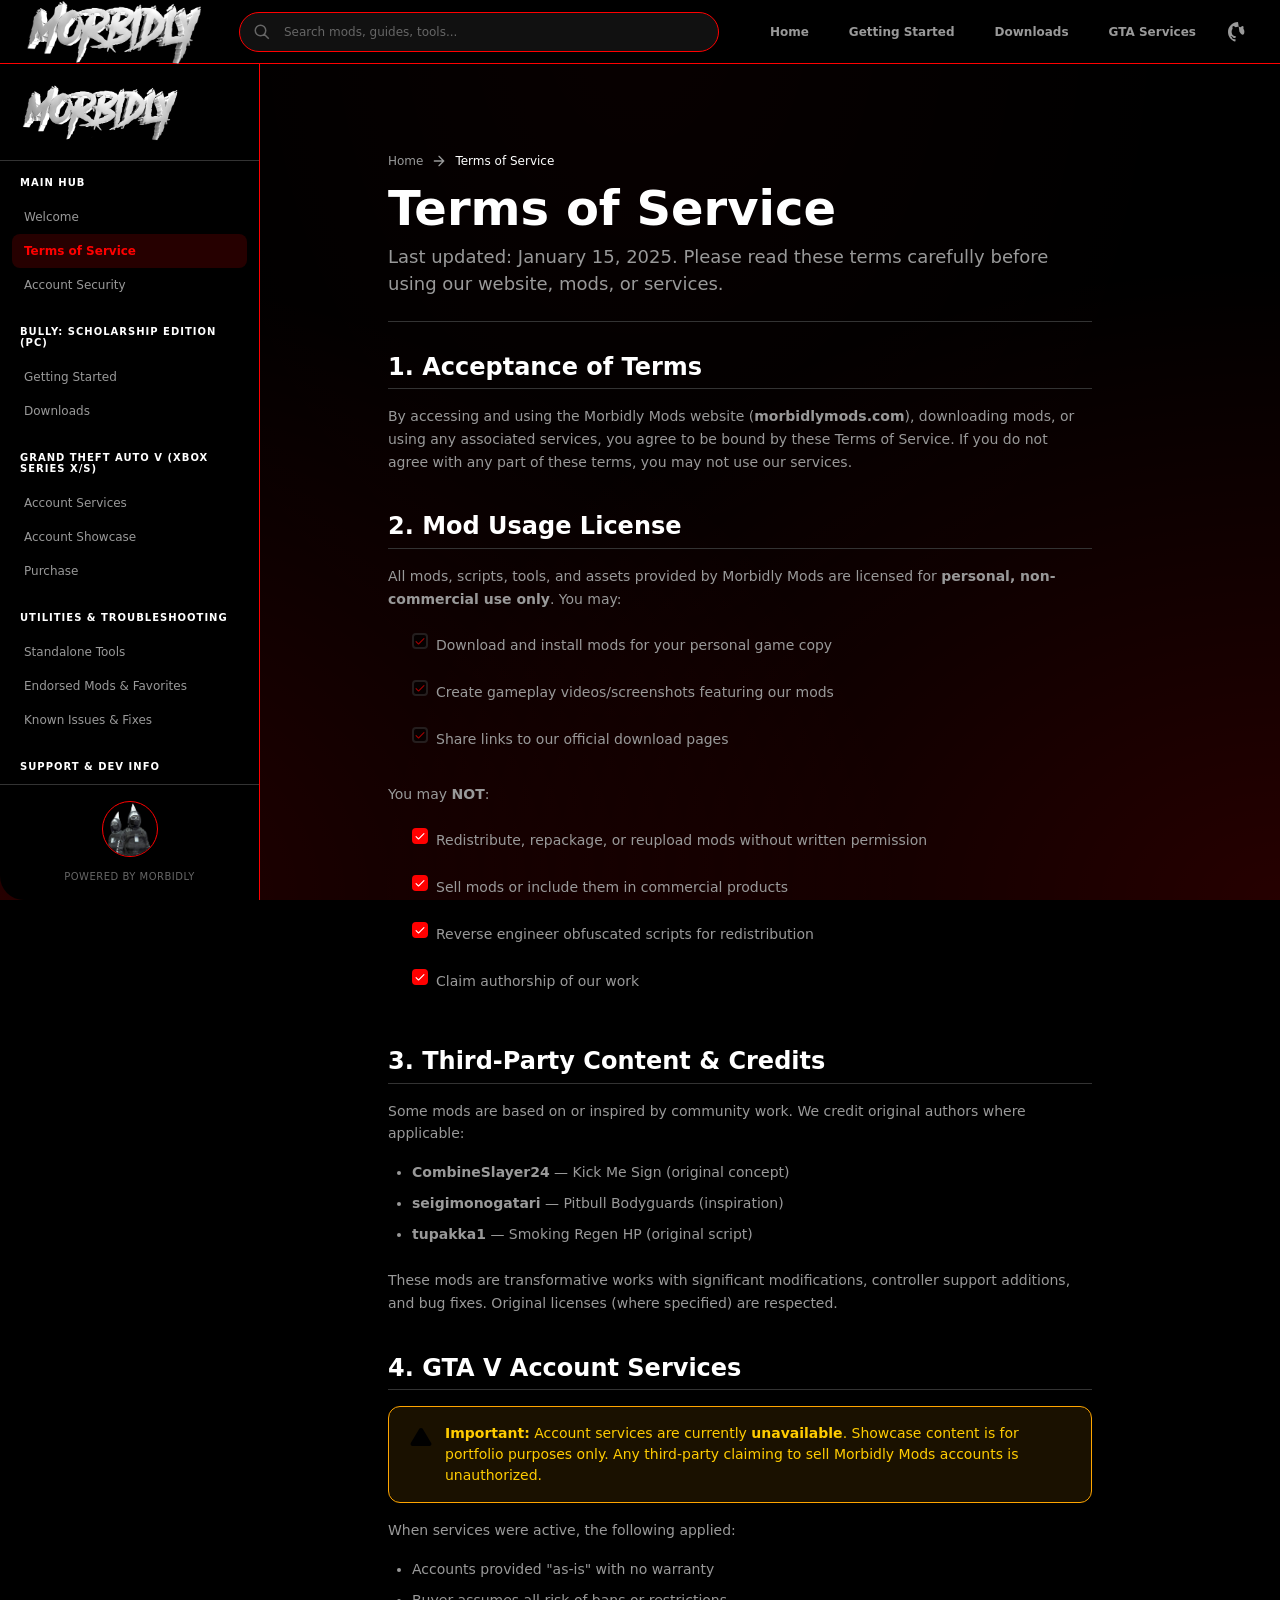
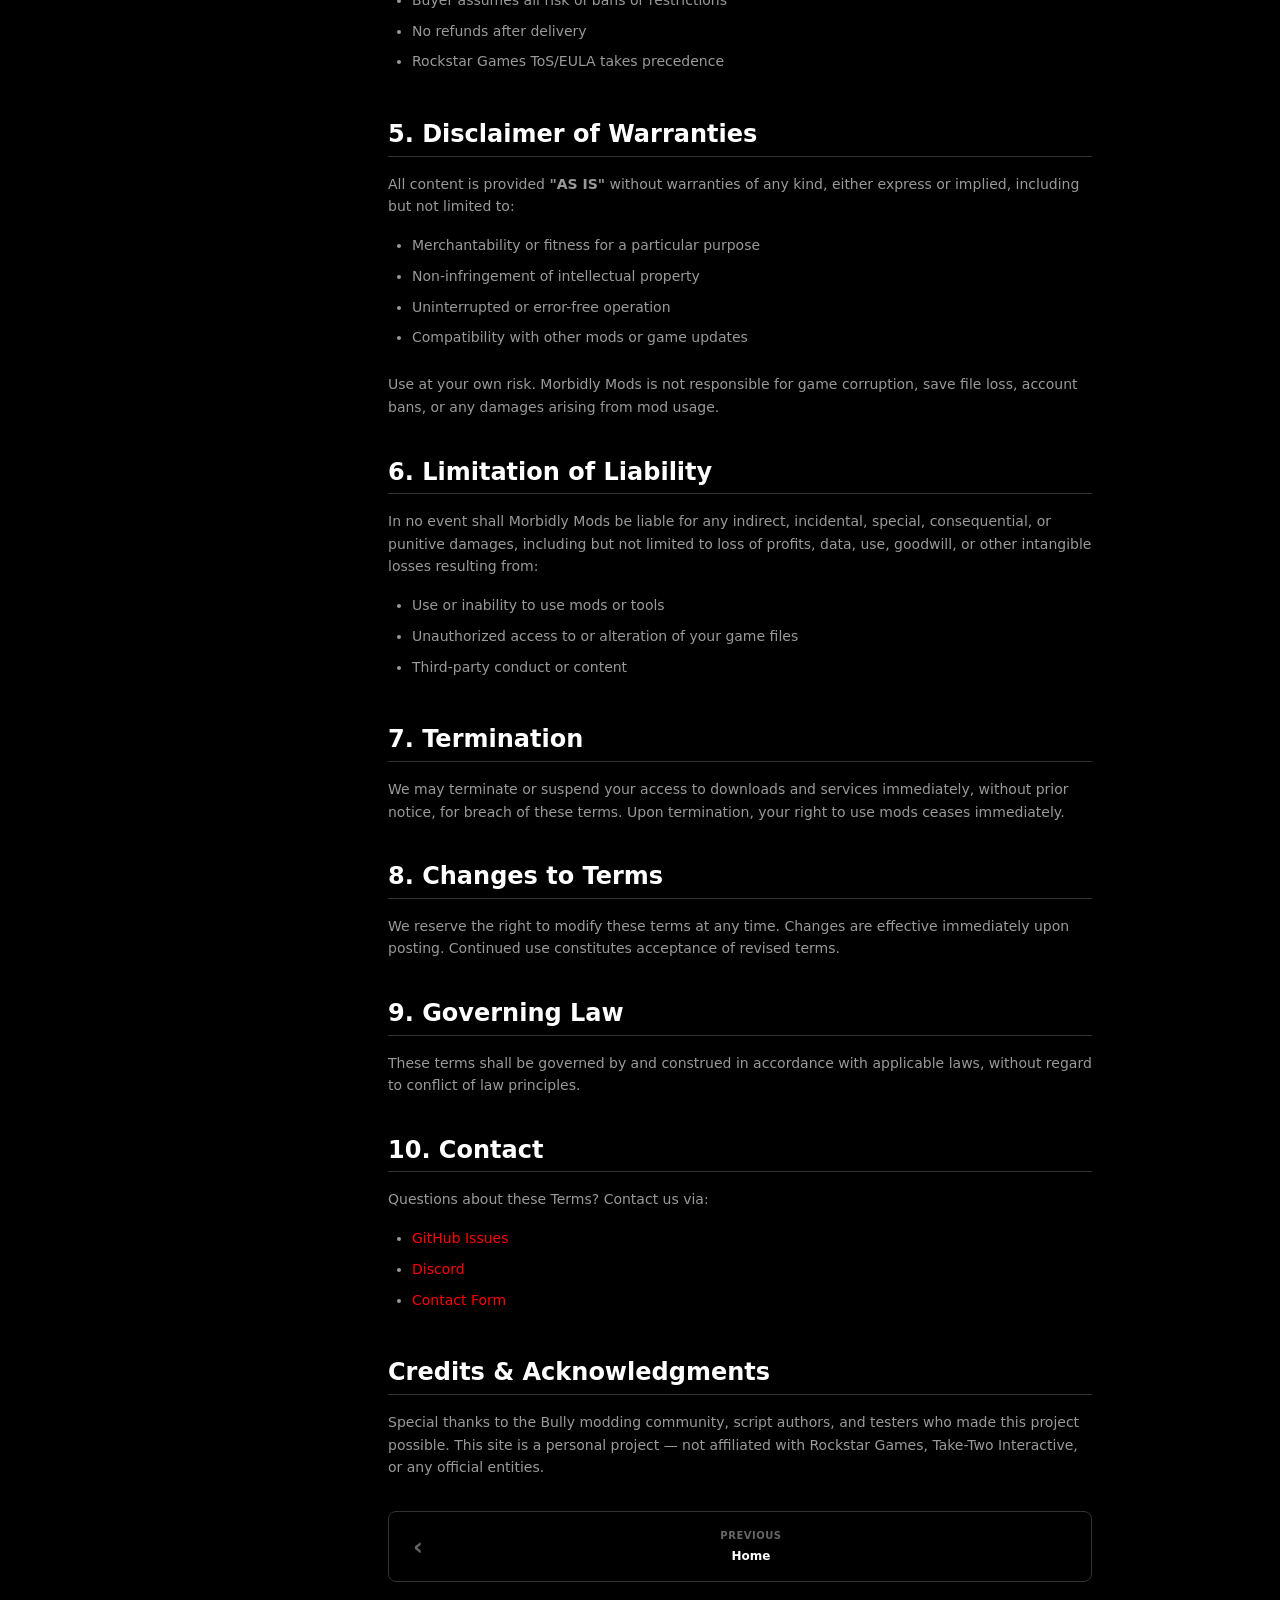
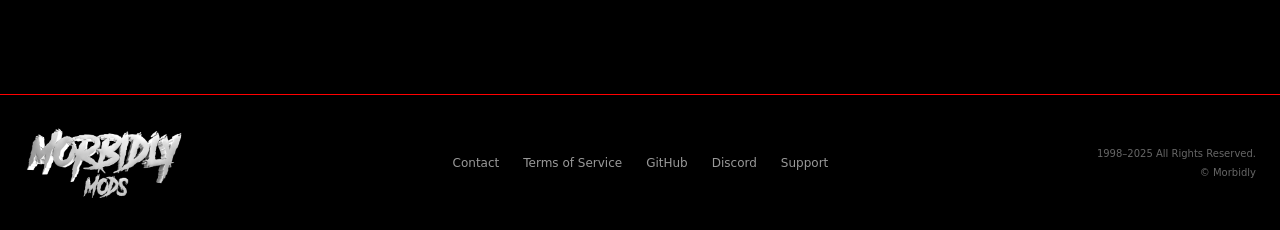
<file: pages/tos.html>
<!DOCTYPE html>
<html lang="en">
<head>
  <meta charset="utf-8" />
  <meta name="viewport" content="width=device-width, initial-scale=1.0" />
  <title>Terms of Service — Morbidly Mods</title>
  <meta name="description" content="Terms of Service and usage policies for Morbidly Mods website and downloads." />
  <link rel="stylesheet" href="../styles.css" />
</head>
<body>
  <header class="morbid-header" role="banner">
    <div class="morbid-header-inner">
      <div class="morbid-logo" aria-label="Morbidly Mods Home">
        <a href="../index.html" class="logo-link">
          <img src="../assets/images/morbidlytitle.png" alt="Morbidly Mods" class="logo-img" />
          <svg class="logo-fallback" viewBox="0 0 200 60" aria-hidden="true">
            <text x="0" y="42" font-family="Space Grotesk, sans-serif" font-size="32" font-weight="700" fill="#ff0000">MORBIDLY</text>
            <text x="0" y="58" font-family="JetBrains Mono, monospace" font-size="10" font-weight="400" fill="#999">MODS</text>
          </svg>
        </a>
      </div>
      <div class="morbid-search" role="search">
        <label for="site-search" class="visually-hidden">Search Morbidly Mods</label>
        <input type="search" id="site-search" placeholder="Search mods, guides, tools..." aria-label="Search" autocomplete="off" />
        <svg class="search-icon" viewBox="0 0 24 24" aria-hidden="true"><path d="M21 21l-6-6m2-5a7 7 0 11-14 0 7 7 0 0114 0z" stroke="currentColor" stroke-width="2" fill="none"/></svg>
        <div class="search-results" id="searchResults" role="listbox" hidden></div>
      </div>
      <nav class="morbid-nav" role="navigation" aria-label="Main navigation">
        <a href="../index.html" class="nav-link" data-page="home">Home</a>
        <a href="getting-started.html" class="nav-link" data-page="getting-started">Getting Started</a>
        <a href="releases.html" class="nav-link" data-page="releases">Downloads</a>
        <a href="gta-services.html" class="nav-link" data-page="gta-services">GTA Services</a>
        <a href="https://github.com/Morbidly" target="_blank" rel="noopener noreferrer" class="nav-link nav-link--external" aria-label="GitHub">
          <svg viewBox="0 0 24 24" aria-hidden="true"><path d="M12 0C5.374 0 0 5.373 0 12c0 5.302 3.438 9.8 8.207 11.387.599.111.793-.261.793-.577v-2.234c-3.338.726-4.033-1.416-4.033-1.416-.546-1.387-1.333-1.756-1.333-1.756-1.089-.745.083-.729.083-.729 1.205.084 1.839 1.237 1.839 1.237 1.07 1.834 2.807 1.304 3.492.997.107-.775.418-1.305.762-1.604-2.665-.305-5.467-1.334-5.467-5.931 0-1.311.469-2.381 1.236-3.221-.124-.305-.535-1.524.117-3.176 0 0 1.008-.322 3.301 1.23A11.509 11.509 0 0112 5.803c1.02.005 2.047.138 3.006.404 2.291-1.552 3.297-1.23 3.297-1.23.653 1.653.242 2.874.118 3.176.77.84 1.235 1.911 1.235 3.221 0 4.609-2.807 5.624-5.921.43.372.823 1.102.823 2.222v3.293c0 .319.192.694.801.576C20.566 21.797 24 17.3 24 12c0-6.627-5.373-12-12-12z" fill="currentColor"/></svg>
        </a>
      </nav>
      <button class="mobile-menu-toggle" aria-expanded="false" aria-controls="sidebar" aria-label="Toggle navigation menu">
        <span class="hamburger" aria-hidden="true"></span>
      </button>
    </div>
  </header>

  <div id="wrapper" class="layout-wrapper">
    <aside id="sidebar" class="retro-sidebar" role="navigation" aria-label="Documentation navigation">
      <div class="sidebar-header">
        <div class="sidebar-logo">
          <img src="../assets/images/morbidlytitle.png" alt="" class="sidebar-logo-img" />
          <svg class="logo-fallback" viewBox="0 0 200 60" aria-hidden="true">
            <text x="0" y="42" font-family="Space Grotesk, sans-serif" font-size="28" font-weight="700" fill="#ff0000">MORBIDLY</text>
            <text x="0" y="56" font-family="JetBrains Mono, monospace" font-size="9" font-weight="400" fill="#999">MODS</text>
          </svg>
        </div>
        <button class="sidebar-close" aria-label="Close sidebar" hidden><svg viewBox="0 0 24 24"><path d="M18 6L6 18M6 6l12 12" stroke="currentColor" stroke-width="2" stroke-linecap="round"/></svg></button>
      </div>
      <nav class="sidebar-nav">
        <section class="sidebar-section" aria-labelledby="section-main">
          <h3 id="section-main" class="sidebar-section-title">Main Hub</h3>
          <ul class="sidebar-list">
            <li><a href="../index.html" class="sidebar-link" data-page="home">Welcome</a></li>
            <li><a href="tos.html" class="sidebar-link active" data-page="tos">Terms of Service</a></li>
            <li><a href="account-security.html" class="sidebar-link" data-page="account-security">Account Security</a></li>
          </ul>
        </section>
        <section class="sidebar-section" aria-labelledby="section-bully">
          <h3 id="section-bully" class="sidebar-section-title">Bully: Scholarship Edition (PC)</h3>
          <ul class="sidebar-list">
            <li><a href="getting-started.html" class="sidebar-link" data-page="getting-started">Getting Started</a></li>
            <li><a href="releases.html" class="sidebar-link" data-page="releases">Downloads</a></li>
          </ul>
        </section>
        <section class="sidebar-section" aria-labelledby="section-gta">
          <h3 id="section-gta" class="sidebar-section-title">Grand Theft Auto V (XBOX SERIES X/S)</h3>
          <ul class="sidebar-list">
            <li><a href="gta-services.html" class="sidebar-link" data-page="gta-services">Account Services</a></li>
            <li><a href="gta-show.html" class="sidebar-link" data-page="gta-show">Account Showcase</a></li>
            <li><a href="purchase.html" class="sidebar-link" data-page="purchase">Purchase</a></li>
          </ul>
        </section>
        <section class="sidebar-section" aria-labelledby="section-tools">
          <h3 id="section-tools" class="sidebar-section-title">Utilities & Troubleshooting</h3>
          <ul class="sidebar-list">
            <li><a href="tools.html" class="sidebar-link" data-page="tools">Standalone Tools</a></li>
            <li><a href="favorites.html" class="sidebar-link" data-page="favorites">Endorsed Mods & Favorites</a></li>
            <li><a href="troubleshooting.html" class="sidebar-link" data-page="troubleshooting">Known Issues & Fixes</a></li>
          </ul>
        </section>
        <section class="sidebar-section" aria-labelledby="section-support">
          <h3 id="section-support" class="sidebar-section-title">Support & Dev Info</h3>
          <ul class="sidebar-list">
            <li><a href="contact.html" class="sidebar-link" data-page="contact">Contact Information</a></li>
            <li><a href="https://ko-fi.com/dead.fvck" target="_blank" rel="noopener noreferrer" class="sidebar-link sidebar-link--external">Buy Me Coffee?</a></li>
          </ul>
        </section>
      </nav>
      <div class="sidebar-footer">
        <div class="sidebar-footer-logo">
          <img src="../assets/images/morbiddunce.png" alt="" class="footer-logo-img" />
          <svg class="logo-fallback" viewBox="0 0 60 60" aria-hidden="true">
            <circle cx="30" cy="30" r="28" stroke="#ff0000" stroke-width="2" fill="none"/>
            <text x="30" y="36" text-anchor="middle" font-family="Space Grotesk, sans-serif" font-size="14" font-weight="700" fill="#ff0000">M</text>
          </svg>
        </div>
        <p class="sidebar-footer-text">Powered by Morbidly</p>
      </div>
    </aside>
    <div class="sidebar-overlay" aria-hidden="true"></div>

    <main id="entries" class="entries-grid" role="main">
      <article class="content-page">
        <header class="page-header">
          <div class="page-breadcrumbs">
            <a href="../index.html">Home</a>
            <svg viewBox="0 0 24 24" aria-hidden="true"><path d="M5 12h14M12 5l7 7-7 7" stroke="currentColor" stroke-width="2" stroke-linecap="round"/></svg>
            <span aria-current="page">Terms of Service</span>
          </div>
          <h1 class="page-title">Terms of Service</h1>
          <p class="page-description">Last updated: January 15, 2025. Please read these terms carefully before using our website, mods, or services.</p>
        </header>

        <div class="page-content">
          <section class="content-section" id="acceptance">
            <h2>1. Acceptance of Terms</h2>
            <p>By accessing and using the Morbidly Mods website (<strong>morbidlymods.com</strong>), downloading mods, or using any associated services, you agree to be bound by these Terms of Service. If you do not agree with any part of these terms, you may not use our services.</p>
          </section>

          <section class="content-section" id="mod-usage">
            <h2>2. Mod Usage License</h2>
            <p>All mods, scripts, tools, and assets provided by Morbidly Mods are licensed for <strong>personal, non-commercial use only</strong>. You may:</p>
            <ul class="checklist">
              <li>Download and install mods for your personal game copy</li>
              <li>Create gameplay videos/screenshots featuring our mods</li>
              <li>Share links to our official download pages</li>
            </ul>
            <p>You may <strong>NOT</strong>:</p>
            <ul class="checklist" style="--check-color: var(--color-accent);">
              <li>Redistribute, repackage, or reupload mods without written permission</li>
              <li>Sell mods or include them in commercial products</li>
              <li>Reverse engineer obfuscated scripts for redistribution</li>
              <li>Claim authorship of our work</li>
            </ul>
          </section>

          <section class="content-section" id="third-party">
            <h2>3. Third-Party Content & Credits</h2>
            <p>Some mods are based on or inspired by community work. We credit original authors where applicable:</p>
            <ul>
              <li><strong>CombineSlayer24</strong> — Kick Me Sign (original concept)</li>
              <li><strong>seigimonogatari</strong> — Pitbull Bodyguards (inspiration)</li>
              <li><strong>tupakka1</strong> — Smoking Regen HP (original script)</li>
            </ul>
            <p>These mods are transformative works with significant modifications, controller support additions, and bug fixes. Original licenses (where specified) are respected.</p>
          </section>

          <section class="content-section" id="gta-services">
            <h2>4. GTA V Account Services</h2>
            <div class="warning-box">
              <svg viewBox="0 0 24 24" aria-hidden="true"><path d="M10.29 3.86L1.82 18a2 2 0 0 0 1.71 3h16.94a2 2 0 0 0 1.71-3L13.71 3.86a2 2 0 0 0-3.42 0z"/><line x1="12" y1="9" x2="12" y2="13"/><line x1="12" y1="17" x2="12.01" y2="17"/></svg>
              <div>
                <strong>Important:</strong> Account services are currently <strong>unavailable</strong>. Showcase content is for portfolio purposes only. Any third-party claiming to sell Morbidly Mods accounts is unauthorized.
              </div>
            </div>
            <p>When services were active, the following applied:</p>
            <ul>
              <li>Accounts provided "as-is" with no warranty</li>
              <li>Buyer assumes all risk of bans or restrictions</li>
              <li>No refunds after delivery</li>
              <li>Rockstar Games ToS/EULA takes precedence</li>
            </ul>
          </section>

          <section class="content-section" id="disclaimer">
            <h2>5. Disclaimer of Warranties</h2>
            <p>All content is provided <strong>"AS IS"</strong> without warranties of any kind, either express or implied, including but not limited to:</p>
            <ul>
              <li>Merchantability or fitness for a particular purpose</li>
              <li>Non-infringement of intellectual property</li>
              <li>Uninterrupted or error-free operation</li>
              <li>Compatibility with other mods or game updates</li>
            </ul>
            <p>Use at your own risk. Morbidly Mods is not responsible for game corruption, save file loss, account bans, or any damages arising from mod usage.</p>
          </section>

          <section class="content-section" id="limitation">
            <h2>6. Limitation of Liability</h2>
            <p>In no event shall Morbidly Mods be liable for any indirect, incidental, special, consequential, or punitive damages, including but not limited to loss of profits, data, use, goodwill, or other intangible losses resulting from:</p>
            <ul>
              <li>Use or inability to use mods or tools</li>
              <li>Unauthorized access to or alteration of your game files</li>
              <li>Third-party conduct or content</li>
            </ul>
          </section>

          <section class="content-section" id="termination">
            <h2>7. Termination</h2>
            <p>We may terminate or suspend your access to downloads and services immediately, without prior notice, for breach of these terms. Upon termination, your right to use mods ceases immediately.</p>
          </section>

          <section class="content-section" id="changes">
            <h2>8. Changes to Terms</h2>
            <p>We reserve the right to modify these terms at any time. Changes are effective immediately upon posting. Continued use constitutes acceptance of revised terms.</p>
          </section>

          <section class="content-section" id="governing-law">
            <h2>9. Governing Law</h2>
            <p>These terms shall be governed by and construed in accordance with applicable laws, without regard to conflict of law principles.</p>
          </section>

          <section class="content-section" id="contact-tos">
            <h2>10. Contact</h2>
            <p>Questions about these Terms? Contact us via:</p>
            <ul>
              <li><a href="https://github.com/Morbidly" target="_blank" rel="noopener noreferrer">GitHub Issues</a></li>
              <li><a href="https://discord.gg/Morbidly" target="_blank" rel="noopener noreferrer">Discord</a></li>
              <li><a href="contact.html">Contact Form</a></li>
            </ul>
          </section>

          <section class="content-section" id="credits">
            <h2>Credits & Acknowledgments</h2>
            <p>Special thanks to the Bully modding community, script authors, and testers who made this project possible. This site is a personal project — not affiliated with Rockstar Games, Take-Two Interactive, or any official entities.</p>
          </section>
        </div>
      </article>

      <nav class="retro-nav-container single" aria-label="Page navigation">
        <a href="../index.html" class="retro-nav-btn btn-left" data-transition="slide">
          <span class="nav-arrow" aria-hidden="true">‹</span>
          <div class="nav-btn-text">
            <span class="nav-label">Previous</span>
            <span class="nav-title">Home</span>
          </div>
        </a>
      </nav>
    </main>
  </div>

  <footer class="morbid-footer" role="contentinfo">
    <div class="morbid-footer-inner">
      <div class="morbid-logo">
        <img src="../assets/images/morbidlymods.png" alt="Morbidly Mods" class="footer-logo-img" />
        <svg class="logo-fallback" viewBox="0 0 200 60" aria-hidden="true">
          <text x="0" y="42" font-family="Space Grotesk, sans-serif" font-size="32" font-weight="700" fill="#ff0000">MORBIDLY</text>
          <text x="0" y="58" font-family="JetBrains Mono, monospace" font-size="10" font-weight="400" fill="#999">MODS</text>
        </svg>
      </div>
      <div class="footer-links">
        <nav aria-label="Footer navigation">
          <a href="contact.html">Contact</a>
          <a href="tos.html">Terms of Service</a>
          <a href="https://github.com/Morbidly" target="_blank" rel="noopener noreferrer">GitHub</a>
          <a href="https://discord.gg/Morbidly" target="_blank" rel="noopener noreferrer">Discord</a>
          <a href="https://ko-fi.com/dead.fvck" target="_blank" rel="noopener noreferrer">Support</a>
        </nav>
      </div>
      <div class="footer-copyright">
        <p>1998–2025 All Rights Reserved.</p>
        <p id="c"><a href="#">© Morbidly</a></p>
      </div>
    </div>
  </footer>

  <script src="../scripts/main.js"></script>
</body>
</html>
</file>
<file: styles.css>
/* ==========================================================================
   MORBIDLY MODS — DESIGN SYSTEM
   Black & Red Minimalist Aesthetic
   ========================================================================== */

/* --- CSS Custom Properties (Design Tokens) --- */
:root {
  /* Colors */
  --color-bg: #000000;
  --color-bg-elevated: #0a0a0a;
  --color-bg-card: #000000;
  --color-bg-card-hover: #0d0d0d;
  --color-bg-input: #111111;
  --color-bg-search: #111111;

  --color-fg: #ffffff;
  --color-fg-muted: #999999;
  --color-fg-subtle: #666666;
  --color-fg-inverse: #000000;

  --color-accent: #ff0000;
  --color-accent-hover: #cc0000;
  --color-accent-glow: rgba(255, 0, 0, 0.3);
  --color-accent-dim: rgba(255, 0, 0, 0.15);

  --color-border: #ff0000;
  --color-border-subtle: #333333;
  --color-border-input: #ff0000;
  --color-border-focus: #ff0000;

  /* Typography */
  --font-display: 'Space Grotesk', system-ui, sans-serif;
  --font-mono: 'JetBrains Mono', ui-monospace, SFMono-Regular, Menlo, monospace;
  --font-ui: 'Space Grotesk', system-ui, sans-serif;

  --font-size-xs: 0.625rem;   /* 10px */
  --font-size-sm: 0.75rem;    /* 12px */
  --font-size-base: 0.875rem; /* 14px */
  --font-size-md: 1rem;       /* 16px */
  --font-size-lg: 1.125rem;   /* 18px */
  --font-size-xl: 1.5rem;     /* 24px */
  --font-size-2xl: 2rem;      /* 32px */
  --font-size-3xl: 3rem;      /* 48px */
  --font-size-4xl: 4rem;      /* 64px */

  --font-weight-normal: 400;
  --font-weight-medium: 500;
  --font-weight-semibold: 600;
  --font-weight-bold: 700;

  --line-height-tight: 1.1;
  --line-height-snug: 1.25;
  --line-height-normal: 1.5;
  --line-height-relaxed: 1.625;

  /* Spacing */
  --space-1: 0.25rem;  /* 4px */
  --space-2: 0.5rem;   /* 8px */
  --space-3: 0.75rem;  /* 12px */
  --space-4: 1rem;     /* 16px */
  --space-5: 1.25rem;  /* 20px */
  --space-6: 1.5rem;   /* 24px */
  --space-8: 2rem;     /* 32px */
  --space-10: 2.5rem;  /* 40px */
  --space-12: 3rem;    /* 48px */
  --space-16: 4rem;    /* 64px */
  --space-20: 5rem;    /* 80px */

  /* Border Radius */
  --radius-sm: 4px;
  --radius-md: 8px;
  --radius-lg: 12px;
  --radius-xl: 16px;
  --radius-2xl: 24px;
  --radius-full: 9999px;

  /* Shadows */
  --shadow-sm: 0 1px 2px rgba(0, 0, 0, 0.5);
  --shadow-md: 0 4px 12px rgba(0, 0, 0, 0.6);
  --shadow-lg: 0 8px 24px rgba(0, 0, 0, 0.7);
  --shadow-glow: 0 0 20px var(--color-accent-glow);
  --shadow-glow-lg: 0 0 40px var(--color-accent-glow);

  /* Transitions */
  --transition-fast: 120ms ease;
  --transition-base: 200ms ease;
  --transition-slow: 300ms ease;

  /* Layout */
  --header-height: 64px;
  --sidebar-width: 260px;
  --sidebar-width-collapsed: 72px;
  --max-content-width: 1400px;
  --content-width: 1060px;
  --grid-gap: 20px;

  /* Z-Index */
  --z-header: 1000;
  --z-sidebar: 900;
  --z-overlay: 800;
  --z-dropdown: 700;
  --z-tooltip: 600;
}

/* --- Reduced Motion --- */
@media (prefers-reduced-motion: reduce) {
  :root {
    --transition-fast: 0ms;
    --transition-base: 0ms;
    --transition-slow: 0ms;
  }
  *, *::before, *::after {
    animation-duration: 0.01ms !important;
    animation-iteration-count: 1 !important;
    transition-duration: 0.01ms !important;
  }
}

/* ==========================================================================
   RESET & BASE
   ========================================================================== */
*, *::before, *::after {
  box-sizing: border-box;
  margin: 0;
  padding: 0;
}

html {
  font-size: 16px;
  scroll-behavior: smooth;
  -webkit-text-size-adjust: 100%;
}

body {
  font-family: var(--font-ui);
  font-size: var(--font-size-base);
  line-height: var(--line-height-normal);
  color: var(--color-fg);
  background-color: var(--color-bg);
  background-image:
    radial-gradient(ellipse at 0% 100%, var(--color-accent-dim) 0%, transparent 50%),
    radial-gradient(ellipse at 100% 100%, var(--color-accent-dim) 0%, transparent 50%),
    radial-gradient(ellipse at 50% 0%, rgba(255, 0, 0, 0.03) 0%, transparent 60%);
  background-attachment: fixed;
  background-size: cover;
  min-height: 100vh;
  -webkit-font-smoothing: antialiased;
  -moz-osx-font-smoothing: grayscale;
  text-rendering: optimizeLegibility;
  overflow-x: hidden;
}

/* Selection */
::selection {
  background-color: var(--color-accent);
  color: var(--color-fg-inverse);
}

/* Focus Visible */
:focus-visible {
  outline: 2px solid var(--color-border-focus);
  outline-offset: 2px;
}

/* Links */
a {
  color: var(--color-accent);
  text-decoration: none;
  transition: color var(--transition-fast), opacity var(--transition-fast);
}

a:hover {
  color: var(--color-fg);
  opacity: 1;
}

a:focus-visible {
  outline-color: var(--color-accent);
}

/* Images */
img {
  max-width: 100%;
  height: auto;
  display: block;
}

/* Scrollbar */
::-webkit-scrollbar {
  width: 6px;
  height: 6px;
}
::-webkit-scrollbar-track {
  background: var(--color-bg);
}
::-webkit-scrollbar-thumb {
  background: var(--color-border);
  border-radius: var(--radius-full);
}
::-webkit-scrollbar-thumb:hover {
  background: var(--color-accent-hover);
}
::-webkit-scrollbar-corner {
  background: var(--color-bg);
}

/* Firefox */
* {
  scrollbar-width: thin;
  scrollbar-color: var(--color-border) var(--color-bg);
}

/* Visually Hidden */
.visually-hidden {
  position: absolute;
  width: 1px;
  height: 1px;
  padding: 0;
  margin: -1px;
  overflow: hidden;
  clip: rect(0, 0, 0, 0);
  white-space: nowrap;
  border: 0;
}

/* ==========================================================================
   TYPOGRAPHY UTILITIES
   ========================================================================== */
h1, h2, h3, h4, h5, h6 {
  font-family: var(--font-display);
  font-weight: var(--font-weight-bold);
  line-height: var(--line-height-tight);
  color: var(--color-fg);
}

h1 { font-size: var(--font-size-4xl); }
h2 { font-size: var(--font-size-3xl); }
h3 { font-size: var(--font-size-2xl); }
h4 { font-size: var(--font-size-xl); }
h5 { font-size: var(--font-size-lg); }
h6 { font-size: var(--font-size-md); }

.text-mono {
  font-family: var(--font-mono);
}

.text-xs { font-size: var(--font-size-xs); }
.text-sm { font-size: var(--font-size-sm); }
.text-base { font-size: var(--font-size-base); }
.text-lg { font-size: var(--font-size-lg); }
.text-xl { font-size: var(--font-size-xl); }

.font-medium { font-weight: var(--font-weight-medium); }
.font-semibold { font-weight: var(--font-weight-semibold); }
.font-bold { font-weight: var(--font-weight-bold); }

.text-muted { color: var(--color-fg-muted); }
.text-subtle { color: var(--color-fg-subtle); }
.text-accent { color: var(--color-accent); }

/* ==========================================================================
   LAYOUT WRAPPER
   ========================================================================== */
.layout-wrapper {
  display: grid;
  grid-template-columns: var(--sidebar-width) 1fr;
  grid-template-rows: var(--header-height) 1fr;
  grid-template-areas:
    "header header"
    "sidebar main";
  min-height: 100vh;
  position: relative;
}

/* Header Area */
.morbid-header {
  grid-area: header;
  position: fixed;
  top: 0;
  left: 0;
  right: 0;
  height: var(--header-height);
  background: rgba(0, 0, 0, 0.95);
  border-bottom: 1px solid var(--color-border);
  z-index: var(--z-header);
  backdrop-filter: blur(10px);
}

.morbid-header-inner {
  max-width: var(--max-content-width);
  height: 100%;
  margin: 0 auto;
  padding: 0 var(--space-6);
  display: flex;
  align-items: center;
  justify-content: space-between;
  gap: var(--space-6);
}

/* Sidebar Area */
.retro-sidebar {
  grid-area: sidebar;
  position: fixed;
  top: var(--header-height);
  left: 0;
  width: var(--sidebar-width);
  height: calc(100vh - var(--header-height));
  background: var(--color-bg-card);
  border-right: 1px solid var(--color-border);
  border-bottom-left-radius: var(--radius-2xl);
  overflow: hidden;
  display: flex;
  flex-direction: column;
  z-index: var(--z-sidebar);
  transition: transform var(--transition-base), width var(--transition-base);
}

.sidebar-header {
  display: flex;
  align-items: center;
  justify-content: space-between;
  padding: var(--space-4) var(--space-5);
  border-bottom: 1px solid var(--color-border-subtle);
  min-height: 64px;
}

.sidebar-logo {
  width: 160px;
  flex-shrink: 0;
}

.sidebar-logo-img {
  width: 100%;
  height: auto;
}

.logo-fallback {
  width: 100%;
  height: auto;
  display: none;
}

.sidebar-logo-img:not([src]) + .logo-fallback,
.sidebar-logo-img[src=""] + .logo-fallback {
  display: block;
}

.sidebar-close {
  display: none;
  background: transparent;
  border: none;
  color: var(--color-fg-muted);
  padding: var(--space-2);
  border-radius: var(--radius-md);
  cursor: pointer;
  transition: color var(--transition-fast), background var(--transition-fast);
}

.sidebar-close:hover {
  color: var(--color-accent);
  background: var(--color-accent-dim);
}

.sidebar-nav {
  flex: 1;
  overflow-y: auto;
  padding: var(--space-4) var(--space-3);
}

.sidebar-section {
  margin-bottom: var(--space-6);
}

.sidebar-section-title {
  font-size: var(--font-size-xs);
  font-weight: var(--font-weight-bold);
  text-transform: uppercase;
  letter-spacing: 0.1em;
  color: var(--color-fg);
  margin-bottom: var(--space-3);
  padding: 0 var(--space-2);
}

.sidebar-list {
  list-style: none;
}

.sidebar-link {
  display: flex;
  align-items: center;
  gap: var(--space-2);
  padding: var(--space-2) var(--space-3);
  border-radius: var(--radius-md);
  color: var(--color-fg-muted);
  font-size: var(--font-size-sm);
  font-weight: var(--font-weight-medium);
  transition: all var(--transition-fast);
  white-space: nowrap;
}

.sidebar-link:hover,
.sidebar-link.active {
  color: var(--color-accent);
  background: var(--color-accent-dim);
}

.sidebar-link.active {
  font-weight: var(--font-weight-semibold);
}

.sidebar-link--external::after {
  content: '';
  width: 12px;
  height: 12px;
  background-image: url("data:image/svg+xml,%3Csvg xmlns='http://www.w3.org/2000/svg' viewBox='0 0 24 24' fill='none' stroke='%23ff0000' stroke-width='2'%3E%3Cpath d='M18 13v6a2 2 0 0 1-2 2H5a2 2 0 0 1-2-2V8a2 2 0 0 1 2-2h6'/%3E%3Cpolyline points='15 3 21 3 21 9'/%3E%3Cline x1='10' y1='14' x2='21' y2='3'/%3E%3C/svg%3E");
  background-size: contain;
  margin-left: auto;
  opacity: 0.6;
  transition: opacity var(--transition-fast);
}

.sidebar-link--external:hover::after {
  opacity: 1;
}

.sidebar-footer {
  padding: var(--space-4) var(--space-5);
  border-top: 1px solid var(--color-border-subtle);
  margin-top: auto;
}

.sidebar-footer-logo {
  width: 56px;
  height: 56px;
  margin: 0 auto var(--space-3);
  border-radius: 50%;
  overflow: hidden;
  border: 1px solid var(--color-border);
}

.footer-logo-img {
  width: 100%;
  height: 100%;
  object-fit: cover;
}

.footer-logo-img:not([src]) + .logo-fallback,
.footer-logo-img[src=""] + .logo-fallback {
  display: block;
  width: 100%;
  height: 100%;
}

.sidebar-footer-text {
  font-size: var(--font-size-xs);
  color: var(--color-fg-subtle);
  text-align: center;
  text-transform: uppercase;
  letter-spacing: 0.05em;
}

/* Sidebar Overlay (Mobile) */
.sidebar-overlay {
  display: none;
  position: fixed;
  inset: 0;
  background: rgba(0, 0, 0, 0.7);
  z-index: var(--z-overlay);
  opacity: 0;
  transition: opacity var(--transition-base);
  pointer-events: none;
}

.sidebar-overlay.active {
  display: block;
  opacity: 1;
  pointer-events: auto;
}

/* Main Content Area */
.entries-grid {
  grid-area: main;
  margin-left: calc(var(--sidebar-width) - 140px);
  padding: calc(var(--header-height) + var(--space-6)) var(--space-12) var(--space-12) var(--space-2);
  width: calc(100% - var(--sidebar-width));
  max-width: calc(var(--max-content-width) - var(--sidebar-width));
  box-sizing: border-box;
  justify-self: start;
}

/* ==========================================================================
   HEADER COMPONENTS
   ========================================================================== */
.morbid-logo {
  width: 180px;
  flex-shrink: 0;
}

.logo-link {
  display: block;
  line-height: 0;
}

.logo-img {
  width: 100%;
  height: auto;
}

.logo-img:not([src]) + .logo-fallback,
.logo-img[src=""] + .logo-fallback {
  display: block;
  width: 100%;
  height: auto;
}

/* Search */
.morbid-search {
  flex: 1;
  max-width: 480px;
  position: relative;
}

.morbid-search input {
  width: 100%;
  height: 40px;
  padding: 0 var(--space-4) 0 44px;
  background: var(--color-bg-search);
  color: var(--color-fg);
  border: 1px solid var(--color-border-input);
  border-radius: var(--radius-full);
  font-size: var(--font-size-sm);
  font-family: var(--font-ui);
  transition: all var(--transition-fast);
}

.morbid-search input::placeholder {
  color: var(--color-fg-subtle);
}

.morbid-search input:focus {
  outline: none;
  border-color: var(--color-border-focus);
  box-shadow: 0 0 0 3px var(--color-accent-dim), var(--shadow-glow);
}

.search-icon {
  position: absolute;
  left: 14px;
  top: 50%;
  transform: translateY(-50%);
  width: 18px;
  height: 18px;
  color: var(--color-fg-subtle);
  pointer-events: none;
  transition: color var(--transition-fast);
}

.morbid-search:focus-within .search-icon {
  color: var(--color-accent);
}

.search-results {
  position: absolute;
  top: calc(100% + 8px);
  left: 0;
  right: 0;
  background: var(--color-bg-card);
  border: 1px solid var(--color-border-subtle);
  border-radius: var(--radius-lg);
  box-shadow: var(--shadow-lg);
  overflow: hidden;
  max-height: 320px;
  overflow-y: auto;
  z-index: var(--z-dropdown);
}

.search-result-item {
  display: flex;
  align-items: center;
  gap: var(--space-3);
  padding: var(--space-3) var(--space-4);
  color: var(--color-fg);
  transition: background var(--transition-fast);
}

.search-result-item:hover,
.search-result-item[aria-selected="true"] {
  background: var(--color-accent-dim);
}

.search-result-icon {
  width: 20px;
  height: 20px;
  color: var(--color-accent);
  flex-shrink: 0;
}

.search-result-text {
  flex: 1;
}

.search-result-title {
  font-size: var(--font-size-sm);
  font-weight: var(--font-weight-medium);
}

.search-result-category {
  font-size: var(--font-size-xs);
  color: var(--color-fg-muted);
  text-transform: uppercase;
}

/* Navigation */
.morbid-nav {
  display: flex;
  align-items: center;
  gap: var(--space-2);
  flex-shrink: 0;
}

.nav-link {
  display: flex;
  align-items: center;
  gap: var(--space-2);
  padding: var(--space-2) var(--space-4);
  color: var(--color-fg-muted);
  font-size: var(--font-size-sm);
  font-weight: var(--font-weight-semibold);
  border-radius: var(--radius-md);
  transition: all var(--transition-fast);
  white-space: nowrap;
}

.nav-link:hover,
.nav-link.active {
  color: var(--color-accent);
  background: var(--color-accent-dim);
}

.nav-link--external {
  padding: var(--space-2);
}

.nav-link--external svg {
  width: 20px;
  height: 20px;
}

.nav-link--external:hover {
  background: var(--color-accent-dim);
}

/* Mobile Menu Toggle */
.mobile-menu-toggle {
  display: none;
  background: transparent;
  border: none;
  padding: var(--space-2);
  cursor: pointer;
  border-radius: var(--radius-md);
  color: var(--color-fg);
  transition: background var(--transition-fast);
}

.mobile-menu-toggle:hover {
  background: var(--color-accent-dim);
}

.hamburger {
  display: block;
  width: 24px;
  height: 2px;
  background: currentColor;
  position: relative;
  transition: background var(--transition-fast);
}

.hamburger::before,
.hamburger::after {
  content: '';
  position: absolute;
  left: 0;
  width: 100%;
  height: 2px;
  background: currentColor;
  transition: transform var(--transition-base);
}

.hamburger::before { top: -7px; }
.hamburger::after { bottom: -7px; }

.mobile-menu-toggle[aria-expanded="true"] .hamburger {
  background: transparent;
}

.mobile-menu-toggle[aria-expanded="true"] .hamburger::before {
  transform: rotate(45deg) translate(5px, 5px);
}

.mobile-menu-toggle[aria-expanded="true"] .hamburger::after {
  transform: rotate(-45deg) translate(5px, -5px);
}

/* ==========================================================================
   BUTTONS
   ========================================================================== */
.btn {
  display: inline-flex;
  align-items: center;
  justify-content: center;
  gap: var(--space-2);
  padding: var(--space-3) var(--space-6);
  font-family: var(--font-ui);
  font-size: var(--font-size-sm);
  font-weight: var(--font-weight-semibold);
  line-height: 1;
  border-radius: var(--radius-md);
  border: 1px solid transparent;
  cursor: pointer;
  transition: all var(--transition-fast);
  white-space: nowrap;
  text-decoration: none;
}

.btn:focus-visible {
  outline-offset: 2px;
}

.btn svg {
  width: 16px;
  height: 16px;
  flex-shrink: 0;
}

.btn-primary {
  background: var(--color-accent);
  color: var(--color-fg-inverse);
  border-color: var(--color-accent);
}

.btn-primary:hover {
  background: var(--color-accent-hover);
  border-color: var(--color-accent-hover);
  box-shadow: var(--shadow-glow);
  color: var(--color-fg-inverse);
}

.btn-secondary {
  background: transparent;
  color: var(--color-fg);
  border-color: var(--color-border-subtle);
}

.btn-secondary:hover {
  border-color: var(--color-accent);
  color: var(--color-accent);
  background: var(--color-accent-dim);
}

.btn-ghost {
  background: transparent;
  color: var(--color-fg-muted);
  border-color: transparent;
}

.btn-ghost:hover {
  color: var(--color-fg);
  background: var(--color-bg-input);
}

/* ==========================================================================
   HERO SECTION
   ========================================================================== */
.hero-section {
  display: grid;
  grid-template-columns: 1fr 1fr;
  gap: var(--space-12);
  align-items: center;
  padding: var(--space-12) var(--space-8);
  margin-bottom: var(--space-12);
  background: linear-gradient(180deg, var(--color-bg-elevated) 0%, var(--color-bg) 100%);
  border: 1px solid var(--color-border-subtle);
  border-radius: var(--radius-2xl);
  position: relative;
  overflow: hidden;
}

.hero-section::before {
  content: '';
  position: absolute;
  top: 0;
  left: 0;
  right: 0;
  height: 1px;
  background: linear-gradient(90deg, transparent, var(--color-accent), transparent);
  opacity: 0.5;
}

.hero-content {
  max-width: 560px;
}

.hero-badge {
  display: inline-block;
  padding: var(--space-1) var(--space-3);
  font-size: var(--font-size-xs);
  font-weight: var(--font-weight-semibold);
  text-transform: uppercase;
  letter-spacing: 0.1em;
  color: var(--color-accent);
  background: var(--color-accent-dim);
  border: 1px solid var(--color-accent);
  border-radius: var(--radius-full);
  margin-bottom: var(--space-4);
}

.hero-title {
  font-size: clamp(var(--font-size-3xl), 6vw, var(--font-size-4xl));
  font-weight: var(--font-weight-bold);
  line-height: var(--line-height-tight);
  margin-bottom: var(--space-4);
  background: linear-gradient(135deg, var(--color-fg) 0%, var(--color-accent) 100%);
  -webkit-background-clip: text;
  -webkit-text-fill-color: transparent;
  background-clip: text;
}

.hero-subtitle {
  font-size: var(--font-size-lg);
  line-height: var(--line-height-relaxed);
  color: var(--color-fg-muted);
  margin-bottom: var(--space-6);
}

.hero-subtitle strong {
  color: var(--color-fg);
}

.hero-actions {
  display: flex;
  flex-wrap: wrap;
  gap: var(--space-3);
  margin-bottom: var(--space-8);
}

.hero-stats {
  display: flex;
  flex-wrap: wrap;
  gap: var(--space-8);
}

.stat {
  display: flex;
  flex-direction: column;
  gap: var(--space-1);
}

.stat-value {
  font-family: var(--font-display);
  font-size: var(--font-size-2xl);
  font-weight: var(--font-weight-bold);
  color: var(--color-accent);
  line-height: 1;
}

.stat-label {
  font-size: var(--font-size-xs);
  color: var(--color-fg-subtle);
  text-transform: uppercase;
  letter-spacing: 0.05em;
}

.hero-visual {
  display: flex;
  justify-content: center;
  align-items: center;
}

.hero-image-wrapper {
  position: relative;
  width: 100%;
  max-width: 500px;
  aspect-ratio: 2 / 1;
  border-radius: var(--radius-xl);
  overflow: hidden;
  border: 1px solid var(--color-border-subtle);
}

.hero-image {
  width: 100%;
  height: 100%;
  object-fit: cover;
  opacity: 0.9;
  transition: opacity var(--transition-slow), transform var(--transition-slow);
}

.hero-image-wrapper:hover .hero-image {
  opacity: 1;
  transform: scale(1.02);
}

.hero-image-fallback {
  position: absolute;
  inset: 0;
  display: flex;
  align-items: center;
  justify-content: center;
  background: var(--color-bg-card);
}

.hero-image-fallback svg {
  width: 100%;
  height: 100%;
}

/* ==========================================================================
   SECTIONS
   ========================================================================== */
.section-header {
  text-align: center;
  margin-bottom: var(--space-8);
}

.section-title {
  font-size: var(--font-size-2xl);
  margin-bottom: var(--space-2);
}

.section-subtitle {
  color: var(--color-fg-muted);
  font-size: var(--font-size-base);
}

/* ==========================================================================
   CARDS
   ========================================================================== */
.card {
  display: flex;
  flex-direction: column;
  background: var(--color-bg-card);
  border: 1px solid var(--color-border-subtle);
  border-radius: var(--radius-xl);
  overflow: hidden;
  transition: all var(--transition-base);
}

.card:hover {
  border-color: var(--color-accent);
  box-shadow: var(--shadow-md), var(--shadow-glow);
  transform: translateY(-2px);
}

.card-media {
  position: relative;
  aspect-ratio: 16 / 10;
  overflow: hidden;
  background: var(--color-bg-input);
}

.card-image {
  width: 100%;
  height: 100%;
  object-fit: cover;
  opacity: 0.85;
  transition: opacity var(--transition-base), transform var(--transition-slow);
}

.card:hover .card-image {
  opacity: 1;
  transform: scale(1.03);
}

.card-media-fallback {
  position: absolute;
  inset: 0;
  display: flex;
  align-items: center;
  justify-content: center;
  background: var(--color-bg-card);
}

.card-media-fallback svg {
  width: 60%;
  height: 60%;
  color: var(--color-border-subtle);
}

.card-body {
  display: flex;
  flex-direction: column;
  padding: var(--space-5);
  flex: 1;
}

.card-category {
  display: inline-block;
  font-size: var(--font-size-xs);
  font-weight: var(--font-weight-semibold);
  text-transform: uppercase;
  letter-spacing: 0.05em;
  color: var(--color-accent);
  margin-bottom: var(--space-2);
}

.card-title {
  font-size: var(--font-size-lg);
  margin-bottom: var(--space-2);
  line-height: var(--line-height-snug);
}

.card-title a {
  color: var(--color-fg);
  transition: color var(--transition-fast);
}

.card-title a:hover {
  color: var(--color-accent);
}

.card-description {
  font-size: var(--font-size-sm);
  line-height: var(--line-height-relaxed);
  color: var(--color-fg-muted);
  flex: 1;
  margin-bottom: var(--space-4);
}

.card-link {
  display: inline-flex;
  align-items: center;
  gap: var(--space-1);
  font-size: var(--font-size-sm);
  font-weight: var(--font-weight-semibold);
  color: var(--color-accent);
  transition: gap var(--transition-fast);
}

.card-link:hover {
  gap: var(--space-2);
  color: var(--color-fg);
}

.card-link svg {
  width: 16px;
  height: 16px;
  transition: transform var(--transition-fast);
}

.card-link:hover svg {
  transform: translateX(2px);
}

.card-date {
  display: block;
  font-family: var(--font-mono);
  font-size: var(--font-size-xs);
  color: var(--color-fg-subtle);
  margin-bottom: var(--space-2);
}

/* Featured Cards */
.featured-grid {
  display: grid;
  grid-template-columns: repeat(auto-fit, minmax(280px, 1fr));
  gap: var(--grid-gap);
}

.card-featured .card-media {
  aspect-ratio: 16 / 9;
}

/* Updates Grid */
.updates-grid {
  display: grid;
  grid-template-columns: repeat(auto-fit, minmax(320px, 1fr));
  gap: var(--grid-gap);
}

.card-update .card-media {
  aspect-ratio: 16 / 9;
}

/* ==========================================================================
   RETRO NAVIGATION
   ========================================================================== */
.retro-nav-container {
  display: flex;
  justify-content: space-between;
  align-items: center;
  gap: var(--space-4);
  margin: var(--space-8) 0 0;
  width: 100%;
  max-width: var(--content-width);
  box-sizing: border-box;
}

.retro-nav-btn {
  display: flex;
  align-items: center;
  gap: var(--space-3);
  padding: var(--space-4) var(--space-6);
  background: var(--color-bg-card);
  border: 1px solid var(--color-border-subtle);
  border-radius: var(--radius-md);
  text-decoration: none;
  color: var(--color-fg);
  transition: all var(--transition-fast);
  flex: 1;
  min-width: 0;
}

/* Single button - full width */
.retro-nav-container:has(.retro-nav-btn:only-child) .retro-nav-btn,
.retro-nav-container.single .retro-nav-btn {
  flex: 0 1 100%;
  justify-content: center;
}

/* Two buttons - side by side */
.retro-nav-container:has(.retro-nav-btn:nth-child(2)) .retro-nav-btn {
  flex: 1 1 50%;
}

.retro-nav-btn:hover {
  background: var(--color-bg-card-hover);
  border-color: var(--color-accent);
  box-shadow: var(--shadow-glow);
}

.nav-btn-text {
  display: flex;
  flex-direction: column;
  flex: 1;
}

.nav-label {
  font-size: var(--font-size-xs);
  font-weight: var(--font-weight-bold);
  text-transform: uppercase;
  letter-spacing: 0.05em;
  color: var(--color-fg-subtle);
}

.nav-title {
  font-size: var(--font-size-sm);
  font-weight: var(--font-weight-semibold);
  color: var(--color-fg);
  margin-top: var(--space-1);
}

.retro-nav-btn:hover .nav-title {
  color: var(--color-accent);
}

.nav-arrow {
  font-size: var(--font-size-xl);
  font-weight: var(--font-weight-bold);
  color: var(--color-fg-subtle);
  transition: all var(--transition-fast);
  flex-shrink: 0;
}

/* Right-pointing arrow (Next) */
.retro-nav-btn.btn-right .nav-arrow {
  order: 2;
}

.retro-nav-btn.btn-right .nav-btn-text {
  text-align: left;
}

/* Left-pointing arrow (Previous) */
.retro-nav-btn.btn-left .nav-arrow {
  order: -1;
}

.retro-nav-btn.btn-left .nav-btn-text {
  text-align: right;
}

.retro-nav-btn:hover .nav-arrow {
  color: var(--color-accent);
}

.retro-nav-btn.btn-right:hover .nav-arrow {
  transform: translateX(4px);
}

.retro-nav-btn.btn-left:hover .nav-arrow {
  transform: translateX(-4px);
}

/* Single button centered text */
.retro-nav-container:has(.retro-nav-btn:only-child) .nav-btn-text,
.retro-nav-container.single .nav-btn-text {
  text-align: center;
}

/* ==========================================================================
   FOOTER
   ========================================================================== */
.morbid-footer {
  margin-top: var(--space-16);
  padding: var(--space-8) var(--space-6);
  background: rgba(0, 0, 0, 0.95);
  border-top: 1px solid var(--color-border);
  backdrop-filter: blur(10px);
}

.morbid-footer-inner {
  max-width: var(--max-content-width);
  margin: 0 auto;
  display: flex;
  align-items: center;
  justify-content: space-between;
  gap: var(--space-6);
  flex-wrap: wrap;
}

.morbid-footer .morbid-logo {
  width: 160px;
}

.footer-links nav {
  display: flex;
  flex-wrap: wrap;
  gap: var(--space-4) var(--space-6);
  justify-content: center;
}

.footer-links a {
  font-size: var(--font-size-sm);
  color: var(--color-fg-muted);
  transition: color var(--transition-fast);
}

.footer-links a:hover {
  color: var(--color-accent);
}

.footer-copyright {
  display: flex;
  flex-direction: column;
  gap: var(--space-1);
  align-items: flex-end;
  text-align: right;
}

.footer-copyright p {
  font-size: var(--font-size-xs);
  color: var(--color-fg-subtle);
}

#c a {
  font-size: var(--font-size-xs);
  color: var(--color-fg-subtle);
}

#c a:hover {
  color: var(--color-accent);
}

/* ==========================================================================
   RESPONSIVE
   ========================================================================== */

/* Tablet */
@media (max-width: 1200px) {
  :root {
    --sidebar-width: 240px;
  }

  .entries-grid {
    margin-left: var(--sidebar-width);
    width: calc(100% - var(--sidebar-width));
    max-width: calc(100% - var(--sidebar-width));
    box-sizing: border-box;
  }

  .hero-section {
    grid-template-columns: 1fr;
    gap: var(--space-8);
    text-align: center;
  }

  .hero-content {
    max-width: 100%;
  }

  .hero-actions {
    justify-content: center;
  }

  .hero-stats {
    justify-content: center;
  }

  .hero-visual {
    order: -1;
  }

  .footer-copyright {
    align-items: center;
    text-align: center;
    width: 100%;
  }
}

/* Mobile */
@media (max-width: 900px) {
  :root {
    --header-height: 56px;
    --sidebar-width: 280px;
  }

  .morbid-header-inner {
    padding: 0 var(--space-4);
  }

  .morbid-logo {
    width: 140px;
  }

  .morbid-search {
    display: none;
  }

  .morbid-nav {
    display: none;
  }

  .mobile-menu-toggle {
    display: flex;
    align-items: center;
    justify-content: center;
  }

  .retro-sidebar {
    transform: translateX(-100%);
    width: var(--sidebar-width);
    border-radius: 0;
    border-right: 1px solid var(--color-border);
    box-shadow: var(--shadow-lg);
  }

  .retro-sidebar.active {
    transform: translateX(0);
  }

  .sidebar-close {
    display: flex;
    align-items: center;
    justify-content: center;
  }

  .entries-grid {
    margin-left: 0;
    padding: calc(var(--header-height) + var(--space-4)) var(--space-4) var(--space-8);
    width: 100%;
    max-width: 100%;
    box-sizing: border-box;
  }

  .hero-section {
    padding: var(--space-6) var(--space-4);
    margin-bottom: var(--space-8);
    border-radius: var(--radius-xl);
  }

  .hero-title {
    font-size: var(--font-size-2xl);
  }

  .hero-stats {
    gap: var(--space-6);
  }

  .featured-grid,
  .updates-grid {
    grid-template-columns: 1fr;
  }

  .retro-nav-container {
    justify-content: stretch;
    max-width: 100%;
  }

  .retro-nav-btn {
    min-width: 0;
    justify-content: center;
    padding: var(--space-4) var(--space-5);
  }

  .retro-nav-btn .nav-btn-text {
    text-align: center;
  }

  .retro-nav-btn .nav-arrow {
    display: none;
  }

  /* Single button - full width on mobile */
  .retro-nav-container:has(.retro-nav-btn:only-child) .retro-nav-btn,
  .retro-nav-container.single .retro-nav-btn {
    flex: 0 1 100%;
  }

  /* Two buttons - side by side on mobile */
  .retro-nav-container:has(.retro-nav-btn:nth-child(2)) .retro-nav-btn {
    flex: 1 1 50%;
  }

  .morbid-footer-inner {
    flex-direction: column;
    text-align: center;
    gap: var(--space-6);
  }

  .footer-copyright {
    align-items: center;
    width: 100%;
  }

  .footer-links nav {
    justify-content: center;
  }
}

/* Small Mobile */
@media (max-width: 480px) {
  :root {
    --space-4: 0.875rem;
    --space-6: 1.25rem;
    --space-8: 1.5rem;
  }

  .hero-stats {
    flex-direction: column;
    gap: var(--space-4);
    align-items: center;
  }

  .hero-actions {
    flex-direction: column;
  }

  .btn {
    width: 100%;
  }

  .footer-links nav {
    flex-direction: column;
    gap: var(--space-3);
  }
}

/* ==========================================================================
   UTILITY CLASSES
   ========================================================================== */
.hidden { display: none !important; }
.sr-only { position: absolute; width: 1px; height: 1px; padding: 0; margin: -1px; overflow: hidden; clip: rect(0, 0, 0, 0); white-space: nowrap; border: 0; }

/* Animations */
@keyframes fadeIn {
  from { opacity: 0; }
  to { opacity: 1; }
}

@keyframes slideUp {
  from { opacity: 0; transform: translateY(20px); }
  to { opacity: 1; transform: translateY(0); }
}

@keyframes pulse {
  0%, 100% { opacity: 1; }
  50% { opacity: 0.5; }
}

.animate-fade-in { animation: fadeIn var(--transition-base) ease-out; }
.animate-slide-up { animation: slideUp var(--transition-slow) ease-out; }
.animate-pulse { animation: pulse 2s ease-in-out infinite; }

/* View Transitions */
@media (prefers-reduced-motion: no-preference) {
  .entries-grid {
    view-transition-name: entries-content;
  }

  ::view-transition-old(entries-content),
  ::view-transition-new(entries-content) {
    animation-duration: 400ms;
    animation-timing-function: ease-in-out;
  }

  ::view-transition-old(entries-content) {
    animation-name: fadeOut, slideLeft;
  }

  ::view-transition-new(entries-content) {
    animation-name: fadeIn, slideRight;
  }

  @keyframes fadeOut { to { opacity: 0; } }
  @keyframes fadeIn { from { opacity: 0; } }
  @keyframes slideLeft { to { transform: translateX(-30px); } }
  @keyframes slideRight { from { transform: translateX(30px); } }
}

/* ==========================================================================
   CONTENT PAGE COMPONENTS
   ========================================================================== */

/* Page Header */
.page-header {
  margin-bottom: var(--space-8);
  padding-bottom: var(--space-6);
  border-bottom: 1px solid var(--color-border-subtle);
}

.page-breadcrumbs {
  display: flex;
  align-items: center;
  gap: var(--space-2);
  font-size: var(--font-size-sm);
  color: var(--color-fg-muted);
  margin-bottom: var(--space-3);
  flex-wrap: wrap;
}

.page-breadcrumbs a {
  color: var(--color-fg-muted);
  transition: color var(--transition-fast);
}

.page-breadcrumbs a:hover {
  color: var(--color-accent);
}

.page-breadcrumbs svg {
  width: 16px;
  height: 16px;
  flex-shrink: 0;
}

.page-breadcrumbs [aria-current="page"] {
  color: var(--color-fg);
  font-weight: var(--font-weight-medium);
}

.page-title {
  font-size: var(--font-size-3xl);
  margin-bottom: var(--space-2);
}

.page-description {
  font-size: var(--font-size-lg);
  color: var(--color-fg-muted);
  max-width: 700px;
}

/* Content Page Layout */
.content-page {
  max-width: 900px;
}

.page-content {
  display: flex;
  flex-direction: column;
  gap: var(--space-10);
}

.content-section {
  display: flex;
  flex-direction: column;
  gap: var(--space-4);
}

.content-section h2 {
  font-size: var(--font-size-xl);
  padding-bottom: var(--space-2);
  border-bottom: 1px solid var(--color-border-subtle);
}

.content-section h3 {
  font-size: var(--font-size-lg);
  margin-top: var(--space-4);
}

.content-section p {
  color: var(--color-fg-muted);
  line-height: var(--line-height-relaxed);
}

.content-section ul,
.content-section ol {
  padding-left: var(--space-6);
  color: var(--color-fg-muted);
  line-height: var(--line-height-relaxed);
}

.content-section li {
  margin-bottom: var(--space-2);
}

.content-section code {
  font-family: var(--font-mono);
  font-size: 0.9em;
  background: var(--color-bg-input);
  padding: 0.1em 0.4em;
  border-radius: var(--radius-sm);
  color: var(--color-accent);
}

.content-section .path {
  display: block;
  overflow-x: auto;
  white-space: nowrap;
}

/* Checklist */
.checklist {
  list-style: none;
  padding: 0;
}

.checklist li {
  display: flex;
  align-items: flex-start;
  gap: var(--space-3);
  padding: var(--space-2) 0;
  position: relative;
  padding-left: var(--space-6);
}

.checklist li::before {
  content: '';
  position: absolute;
  left: 0;
  top: 0.5em;
  width: 16px;
  height: 16px;
  border: 2px solid var(--color-border-subtle);
  border-radius: var(--radius-sm);
  background: var(--color-bg);
  background-image: url("data:image/svg+xml,%3Csvg xmlns='http://www.w3.org/2000/svg' viewBox='0 0 16 16' fill='%23ff0000'%3E%3Cpath d='M13.78 4.22a.75.75 0 0 1 0 1.06l-7.25 7.25a.75.75 0 0 1-1.06 0L2.22 9.28a.75.75 0 0 1 1.06-1.06L6 10.94l6.72-6.72a.75.75 0 0 1 1.06 0Z'/%3E%3C/svg%3E");
  background-position: center;
  background-repeat: no-repeat;
  background-size: 12px;
  opacity: 0.6;
}

.checklist[style*="--check-color"] li::before {
  border-color: var(--check-color, var(--color-accent));
  background-color: var(--check-color, var(--color-accent));
  background-image: url("data:image/svg+xml,%3Csvg xmlns='http://www.w3.org/2000/svg' viewBox='0 0 16 16' fill='white'%3E%3Cpath d='M13.78 4.22a.75.75 0 0 1 0 1.06l-7.25 7.25a.75.75 0 0 1-1.06 0L2.22 9.28a.75.75 0 0 1 1.06-1.06L6 10.94l6.72-6.72a.75.75 0 0 1 1.06 0Z'/%3E%3C/svg%3E");
  opacity: 1;
}

/* Warning Box */
.warning-box {
  display: flex;
  gap: var(--space-3);
  padding: var(--space-4) var(--space-5);
  background: rgba(255, 165, 0, 0.1);
  border: 1px solid #ffa500;
  border-radius: var(--radius-lg);
  color: #ffcc00;
}

.warning-box svg {
  width: 24px;
  height: 24px;
  flex-shrink: 0;
  margin-top: 2px;
}

.warning-box h3 {
  font-size: var(--font-size-base);
  margin-bottom: var(--space-2);
  color: #ffcc00;
}

.warning-box ul {
  padding-left: var(--space-6);
  margin: 0;
}

.warning-box li {
  margin-bottom: var(--space-1);
}

/* Status Alert */
.status-alert {
  display: flex;
  gap: var(--space-3);
  padding: var(--space-4) var(--space-5);
  border-radius: var(--radius-lg);
  margin-bottom: var(--space-6);
}

.status-alert--warning {
  background: rgba(255, 165, 0, 0.1);
  border: 1px solid #ffa500;
  color: #ffcc00;
}

.status-alert svg {
  width: 24px;
  height: 24px;
  flex-shrink: 0;
  margin-top: 2px;
}

.status-alert strong {
  display: block;
  margin-bottom: var(--space-1);
}

/* Method Cards */
.method-card {
  background: var(--color-bg-card);
  border: 1px solid var(--color-border-subtle);
  border-radius: var(--radius-xl);
  overflow: hidden;
  margin-bottom: var(--space-6);
}

.method-header {
  display: flex;
  align-items: flex-start;
  gap: var(--space-4);
  padding: var(--space-5);
  border-bottom: 1px solid var(--color-border-subtle);
  background: var(--color-bg-elevated);
}

.method-icon {
  width: 48px;
  height: 48px;
  display: flex;
  align-items: center;
  justify-content: center;
  background: var(--color-accent-dim);
  border-radius: var(--radius-lg);
  color: var(--color-accent);
  flex-shrink: 0;
}

.method-icon svg {
  width: 24px;
  height: 24px;
}

.method-header h3 {
  font-size: var(--font-size-lg);
  margin-bottom: var(--space-1);
}

.method-meta {
  font-size: var(--font-size-sm);
  color: var(--color-fg-muted);
}

.steps {
  padding: var(--space-5);
  margin: 0;
  counter-reset: step;
}

.steps li {
  display: flex;
  gap: var(--space-4);
  padding: var(--space-3) 0;
  position: relative;
  padding-left: var(--space-10);
  line-height: var(--line-height-relaxed);
}

.steps li::before {
  counter-increment: step;
  content: counter(step);
  position: absolute;
  left: 0;
  top: var(--space-3);
  width: 28px;
  height: 28px;
  display: flex;
  align-items: center;
  justify-content: center;
  background: var(--color-accent);
  color: var(--color-fg-inverse);
  font-weight: var(--font-weight-bold);
  font-size: var(--font-size-sm);
  border-radius: var(--radius-full);
}

.steps li:not(:last-child)::after {
  content: '';
  position: absolute;
  left: 13px;
  top: calc(var(--space-3) + 28px);
  bottom: 0;
  width: 2px;
  background: var(--color-border-subtle);
}

.steps code {
  background: var(--color-bg-input);
  padding: 0.15em 0.5em;
  border-radius: var(--radius-sm);
}

/* Mod Cards (Full Version) */
.mods-grid {
  display: flex;
  flex-direction: column;
  gap: var(--space-5);
}

.mod-card-full {
  display: flex;
  flex-direction: column;
  background: var(--color-bg-card);
  border: 1px solid var(--color-border-subtle);
  border-radius: var(--radius-xl);
  overflow: hidden;
  transition: all var(--transition-base);
}

.mod-card-full:hover {
  border-color: var(--color-accent);
  box-shadow: var(--shadow-md), var(--shadow-glow);
}

.mod-card-header {
  display: flex;
  align-items: center;
  justify-content: space-between;
  padding: var(--space-4) var(--space-5);
  background: var(--color-bg-elevated);
  border-bottom: 1px solid var(--color-border-subtle);
}

.mod-card-badge {
  font-size: var(--font-size-xs);
  font-weight: var(--font-weight-semibold);
  text-transform: uppercase;
  letter-spacing: 0.05em;
  color: var(--color-accent);
  background: var(--color-accent-dim);
  padding: var(--space-1) var(--space-3);
  border-radius: var(--radius-full);
}

.mod-card-meta {
  display: flex;
  align-items: center;
  gap: var(--space-3);
  font-size: var(--font-size-xs);
  color: var(--color-fg-subtle);
}

.mod-version {
  font-family: var(--font-mono);
  background: var(--color-bg-input);
  padding: var(--space-1) var(--space-2);
  border-radius: var(--radius-sm);
}

.mod-card-body {
  padding: var(--space-5);
  flex: 1;
}

.mod-title {
  font-size: var(--font-size-xl);
  margin-bottom: var(--space-3);
}

.mod-description {
  color: var(--color-fg-muted);
  line-height: var(--line-height-relaxed);
  margin-bottom: var(--space-4);
}

.mod-features {
  display: flex;
  flex-wrap: wrap;
  gap: var(--space-2);
}

.feature-tag {
  font-size: var(--font-size-xs);
  font-weight: var(--font-weight-medium);
  color: var(--color-accent);
  background: var(--color-accent-dim);
  padding: var(--space-1) var(--space-2);
  border-radius: var(--radius-full);
  border: 1px solid var(--color-accent);
}

.mod-card-footer {
  display: flex;
  gap: var(--space-3);
  padding: var(--space-4) var(--space-5);
  border-top: 1px solid var(--color-border-subtle);
  background: var(--color-bg-elevated);
}

.mod-card-footer .btn {
  flex: 1;
  justify-content: center;
}

/* Category Filters */
.category-filters {
  display: flex;
  flex-wrap: wrap;
  gap: var(--space-2);
  margin-bottom: var(--space-6);
  padding: var(--space-3);
  background: var(--color-bg-elevated);
  border: 1px solid var(--color-border-subtle);
  border-radius: var(--radius-lg);
}

.filter-btn {
  padding: var(--space-2) var(--space-4);
  background: transparent;
  border: 1px solid var(--color-border-subtle);
  border-radius: var(--radius-full);
  color: var(--color-fg-muted);
  font-size: var(--font-size-sm);
  font-weight: var(--font-weight-medium);
  cursor: pointer;
  transition: all var(--transition-fast);
  white-space: nowrap;
}

.filter-btn:hover,
.filter-btn.active {
  border-color: var(--color-accent);
  color: var(--color-accent);
  background: var(--color-accent-dim);
}

.filter-btn:focus-visible {
  outline-offset: 2px;
}

/* No Results */
.no-results {
  display: flex;
  flex-direction: column;
  align-items: center;
  justify-content: center;
  padding: var(--space-16);
  text-align: center;
  color: var(--color-fg-subtle);
}

.no-results svg {
  width: 64px;
  height: 64px;
  color: var(--color-border-subtle);
  margin-bottom: var(--space-4);
}

/* Service Cards */
.services-grid {
  display: grid;
  grid-template-columns: repeat(auto-fit, minmax(280px, 1fr));
  gap: var(--grid-gap);
}

.service-card {
  background: var(--color-bg-card);
  border: 1px solid var(--color-border-subtle);
  border-radius: var(--radius-xl);
  padding: var(--space-6);
  display: flex;
  flex-direction: column;
  gap: var(--space-4);
  transition: all var(--transition-base);
}

.service-card:hover {
  border-color: var(--color-accent);
  box-shadow: var(--shadow-md), var(--shadow-glow);
}

.service-icon {
  width: 56px;
  height: 56px;
  display: flex;
  align-items: center;
  justify-content: center;
  background: var(--color-accent-dim);
  border-radius: var(--radius-lg);
  color: var(--color-accent);
}

.service-icon svg {
  width: 28px;
  height: 28px;
}

.service-card h3 {
  font-size: var(--font-size-lg);
}

.service-card p {
  color: var(--color-fg-muted);
  line-height: var(--line-height-relaxed);
}

.service-features {
  list-style: none;
  padding: 0;
  margin: var(--space-2) 0;
  flex: 1;
}

.service-features li {
  display: flex;
  align-items: center;
  gap: var(--space-2);
  padding: var(--space-1) 0;
  color: var(--color-fg-muted);
  font-size: var(--font-size-sm);
}

.service-features li::before {
  content: '';
  width: 6px;
  height: 6px;
  background: var(--color-accent);
  border-radius: 50%;
  flex-shrink: 0;
}

.service-card .btn {
  margin-top: auto;
}

/* Showcase Cards */
.showcase-grid {
  display: grid;
  grid-template-columns: repeat(auto-fit, minmax(360px, 1fr));
  gap: var(--grid-gap);
}

.showcase-card {
  display: flex;
  flex-direction: column;
  background: var(--color-bg-card);
  border: 1px solid var(--color-border-subtle);
  border-radius: var(--radius-xl);
  overflow: hidden;
  transition: all var(--transition-base);
}

.showcase-card:hover {
  border-color: var(--color-accent);
  box-shadow: var(--shadow-md), var(--shadow-glow);
}

.showcase-media {
  position: relative;
  aspect-ratio: 16 / 9;
  overflow: hidden;
  background: var(--color-bg-input);
}

.showcase-image {
  width: 100%;
  height: 100%;
  object-fit: cover;
  opacity: 0.85;
  transition: opacity var(--transition-base), transform var(--transition-slow);
}

.showcase-card:hover .showcase-image {
  opacity: 1;
  transform: scale(1.03);
}

.showcase-media-fallback {
  position: absolute;
  inset: 0;
  display: flex;
  align-items: center;
  justify-content: center;
  background: var(--color-bg-card);
}

.showcase-body {
  display: flex;
  flex-direction: column;
  padding: var(--space-5);
  flex: 1;
}

.showcase-body h3 {
  font-size: var(--font-size-lg);
  margin-bottom: var(--space-2);
}

.showcase-body p {
  color: var(--color-fg-muted);
  line-height: var(--line-height-relaxed);
  margin-bottom: var(--space-4);
  flex: 1;
}

.showcase-stats {
  display: flex;
  flex-wrap: wrap;
  gap: var(--space-4);
  padding: var(--space-3);
  background: var(--color-bg-elevated);
  border-radius: var(--radius-md);
  margin-bottom: var(--space-4);
  font-size: var(--font-size-sm);
}

.showcase-stats span {
  color: var(--color-fg-muted);
}

.showcase-stats strong {
  color: var(--color-fg);
}

/* Next Step Cards */
.next-steps-grid {
  display: grid;
  grid-template-columns: repeat(auto-fit, minmax(260px, 1fr));
  gap: var(--grid-gap);
}

.next-step-card {
  display: flex;
  flex-direction: column;
  padding: var(--space-6);
  background: var(--color-bg-card);
  border: 1px solid var(--color-border-subtle);
  border-radius: var(--radius-xl);
  text-decoration: none;
  color: inherit;
  transition: all var(--transition-base);
}

.next-step-card:hover {
  border-color: var(--color-accent);
  box-shadow: var(--shadow-md), var(--shadow-glow);
  transform: translateY(-2px);
}

.next-step-card svg {
  width: 48px;
  height: 48px;
  color: var(--color-accent);
  margin-bottom: var(--space-3);
}

.next-step-card h3 {
  font-size: var(--font-size-lg);
  margin-bottom: var(--space-2);
}

.next-step-card p {
  color: var(--color-fg-muted);
  font-size: var(--font-size-sm);
  line-height: var(--line-height-relaxed);
}

/* Channel Cards */
.channels-grid {
  display: grid;
  grid-template-columns: repeat(auto-fit, minmax(240px, 1fr));
  gap: var(--grid-gap);
}

.channel-card {
  display: flex;
  flex-direction: column;
  padding: var(--space-6);
  background: var(--color-bg-card);
  border: 1px solid var(--color-border-subtle);
  border-radius: var(--radius-xl);
  text-decoration: none;
  color: inherit;
  transition: all var(--transition-base);
}

.channel-card:hover {
  border-color: var(--color-accent);
  box-shadow: var(--shadow-md), var(--shadow-glow);
  transform: translateY(-2px);
}

.channel-icon {
  width: 56px;
  height: 56px;
  display: flex;
  align-items: center;
  justify-content: center;
  background: var(--color-accent-dim);
  border-radius: var(--radius-lg);
  color: var(--color-accent);
  margin-bottom: var(--space-3);
}

.channel-icon svg {
  width: 28px;
  height: 28px;
}

.channel-card h3 {
  font-size: var(--font-size-lg);
  margin-bottom: var(--space-1);
}

.channel-card p {
  color: var(--color-fg-muted);
  font-size: var(--font-size-sm);
  margin-bottom: var(--space-3);
}

.channel-badge {
  display: inline-block;
  font-size: var(--font-size-xs);
  font-weight: var(--font-weight-semibold);
  text-transform: uppercase;
  letter-spacing: 0.05em;
  color: var(--color-fg-inverse);
  background: var(--color-accent);
  padding: var(--space-1) var(--space-2);
  border-radius: var(--radius-full);
  align-self: flex-start;
}

/* FAQ / Details */
.faq-item {
  border: 1px solid var(--color-border-subtle);
  border-radius: var(--radius-lg);
  overflow: hidden;
  background: var(--color-bg-card);
}

.faq-item summary {
  display: flex;
  align-items: center;
  justify-content: space-between;
  padding: var(--space-4) var(--space-5);
  cursor: pointer;
  font-weight: var(--font-weight-semibold);
  color: var(--color-fg);
  list-style: none;
  transition: background var(--transition-fast);
}

.faq-item summary:hover {
  background: var(--color-bg-elevated);
}

.faq-item summary::-webkit-details-marker {
  display: none;
}

.faq-item summary::after {
  content: '';
  width: 20px;
  height: 20px;
  background-image: url("data:image/svg+xml,%3Csvg xmlns='http://www.w3.org/2000/svg' viewBox='0 0 24 24' fill='none' stroke='%23ff0000' stroke-width='2'%3E%3Cpolyline points='6 9 12 15 18 9'/%3E%3C/svg%3E");
  background-size: contain;
  transition: transform var(--transition-fast);
  flex-shrink: 0;
  margin-left: var(--space-4);
}

.faq-item[open] summary::after {
  transform: rotate(180deg);
}

.faq-item summary:focus-visible {
  outline: 2px solid var(--color-accent);
  outline-offset: -2px;
  border-radius: var(--radius-sm);
}

.faq-item > div,
.faq-item > p {
  padding: 0 var(--space-5) var(--space-5);
  color: var(--color-fg-muted);
  line-height: var(--line-height-relaxed);
}

.faq-item > div ul {
  padding-left: var(--space-6);
}

/* Form Styles */
.form-row {
  display: grid;
  grid-template-columns: 1fr 1fr;
  gap: var(--space-4);
}

.form-group {
  display: flex;
  flex-direction: column;
  gap: var(--space-2);
}

.form-group label {
  font-size: var(--font-size-sm);
  font-weight: var(--font-weight-medium);
  color: var(--color-fg);
}

.form-group input,
.form-group select,
.form-group textarea {
  padding: var(--space-3) var(--space-4);
  background: var(--color-bg-input);
  color: var(--color-fg);
  border: 1px solid var(--color-border-subtle);
  border-radius: var(--radius-md);
  font-family: var(--font-ui);
  font-size: var(--font-size-base);
  transition: all var(--transition-fast);
}

.form-group input::placeholder,
.form-group textarea::placeholder {
  color: var(--color-fg-subtle);
}

.form-group input:focus,
.form-group select:focus,
.form-group textarea:focus {
  outline: none;
  border-color: var(--color-border-focus);
  box-shadow: 0 0 0 3px var(--color-accent-dim), var(--shadow-glow);
}

.form-group textarea {
  resize: vertical;
  min-height: 120px;
}

.form-message {
  padding: var(--space-3) var(--space-4);
  border-radius: var(--radius-md);
  font-size: var(--font-size-sm);
  font-weight: var(--font-weight-medium);
}

.form-message.success {
  background: rgba(16, 185, 129, 0.1);
  border: 1px solid #10b981;
  color: #10b981;
}

/* Text Center Utility */
.text-center {
  text-align: center;
}

/* Code/Pre */
pre {
  background: var(--color-bg-input);
  border: 1px solid var(--color-border-subtle);
  border-radius: var(--radius-lg);
  padding: var(--space-4);
  overflow-x: auto;
  font-family: var(--font-mono);
  font-size: var(--font-size-sm);
  line-height: var(--line-height-relaxed);
  color: var(--color-fg);
}

code {
  font-family: var(--font-mono);
}

/* Print */
@media print {
  .morbid-header,
  .retro-sidebar,
  .sidebar-overlay,
  .mobile-menu-toggle,
  .hero-actions,
  .retro-nav-container,
  .morbid-footer {
    display: none !important;
  }

  .layout-wrapper {
    display: block;
  }

  .entries-grid {
    margin: 0;
    padding: 0;
  }

  body {
    background: white;
    color: black;
  }

  a {
    text-decoration: underline;
  }
}
</file>
